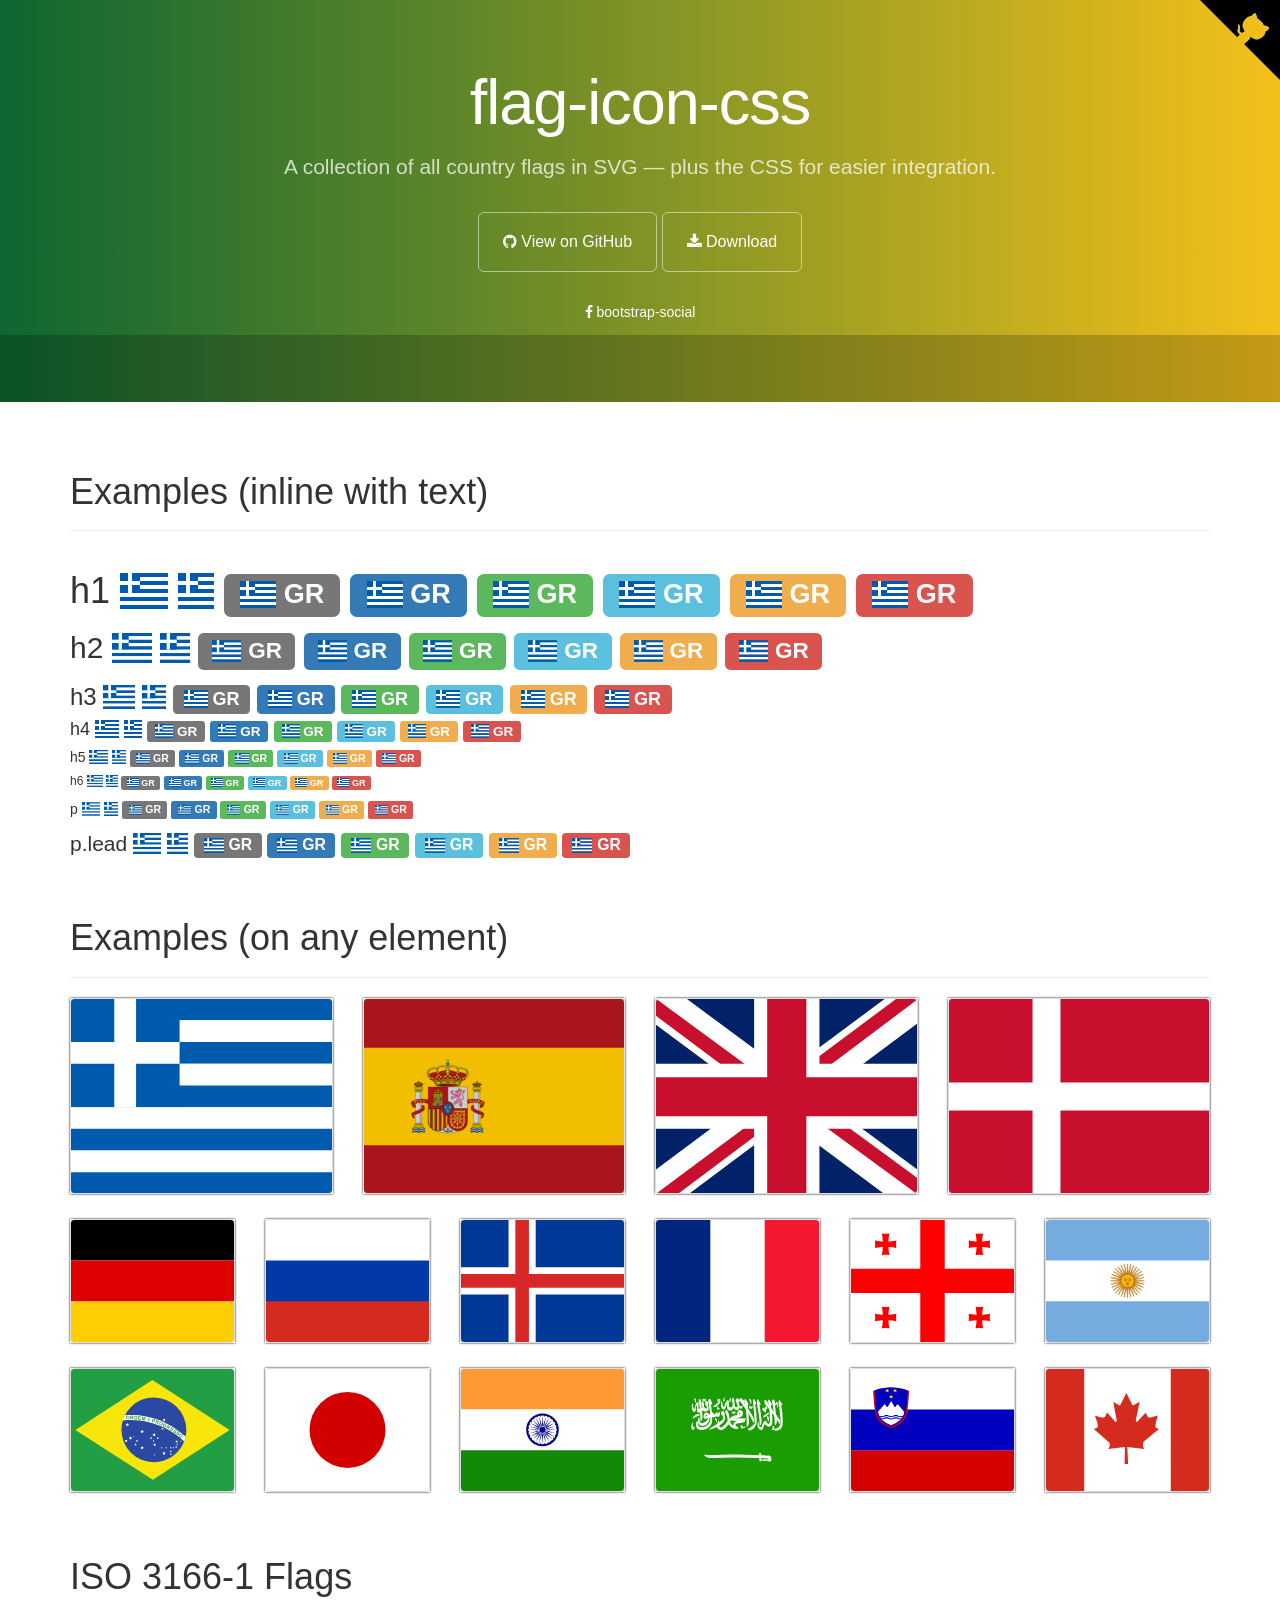
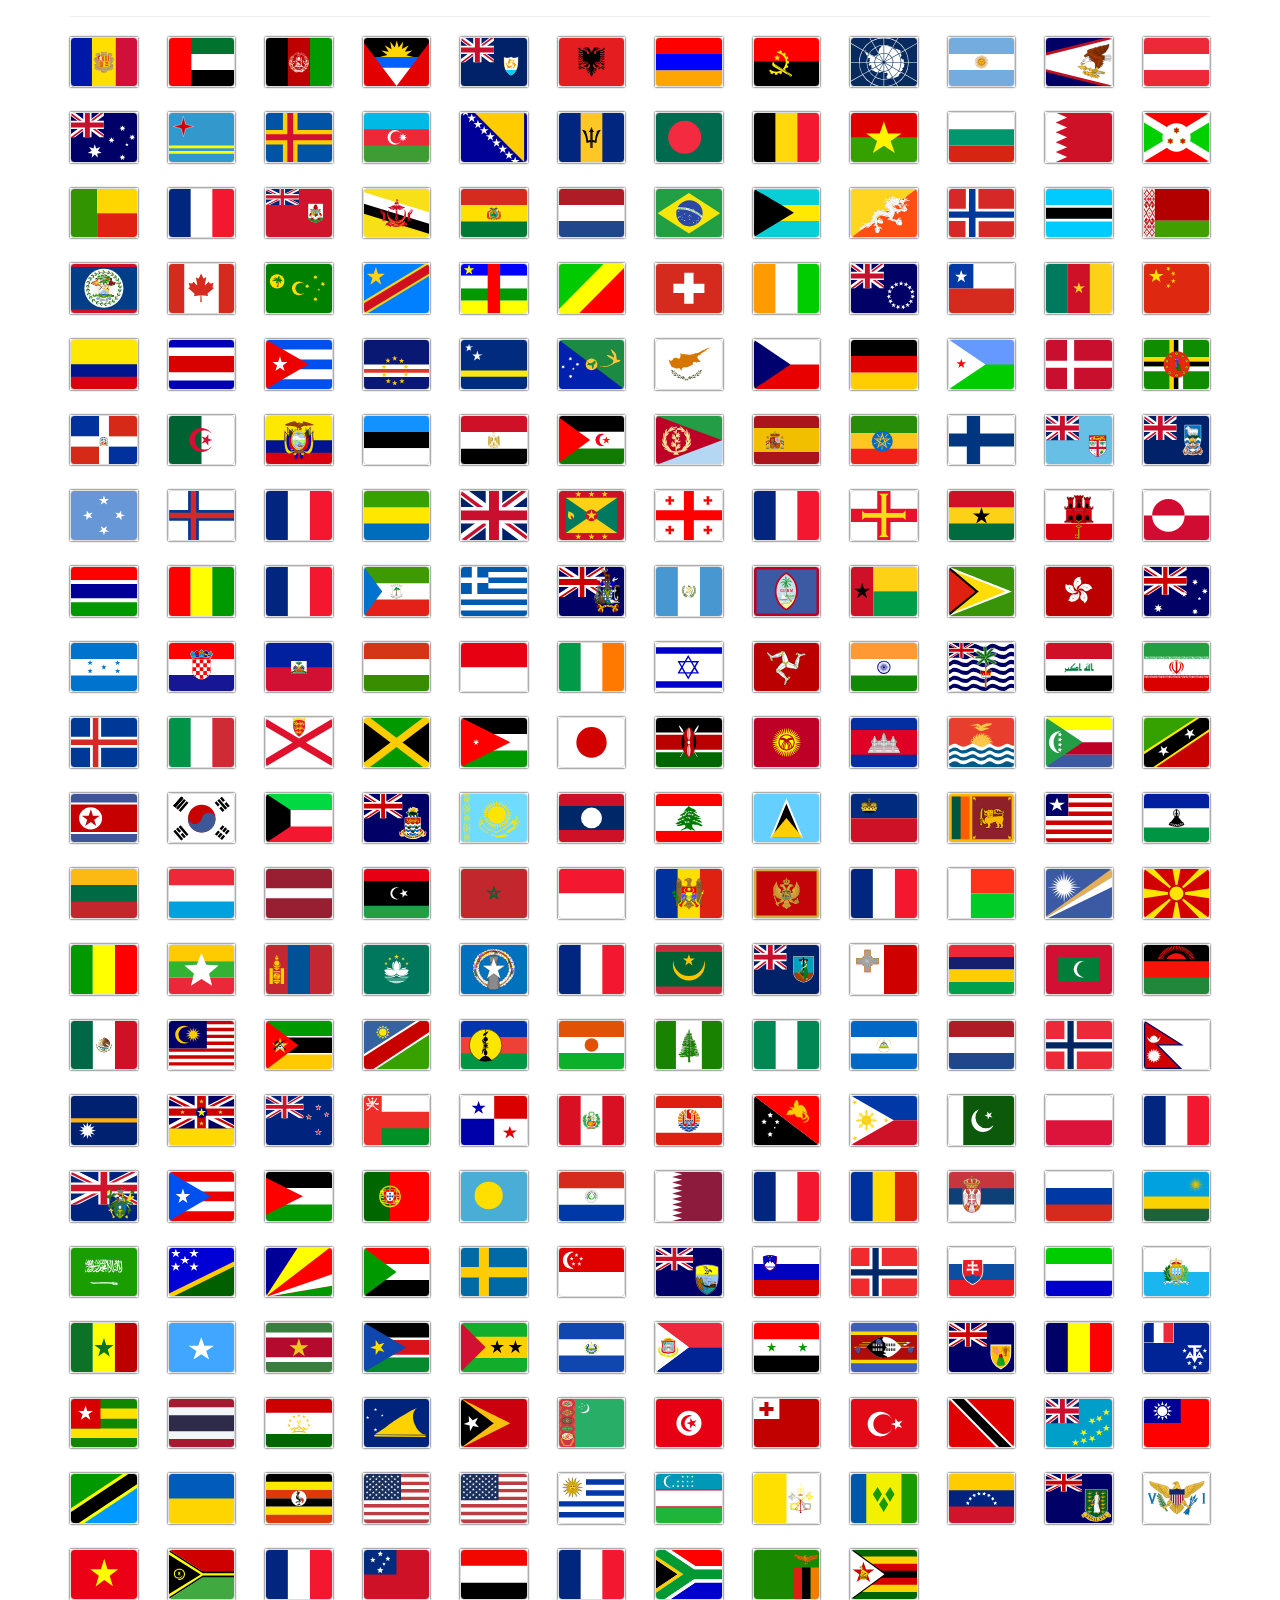
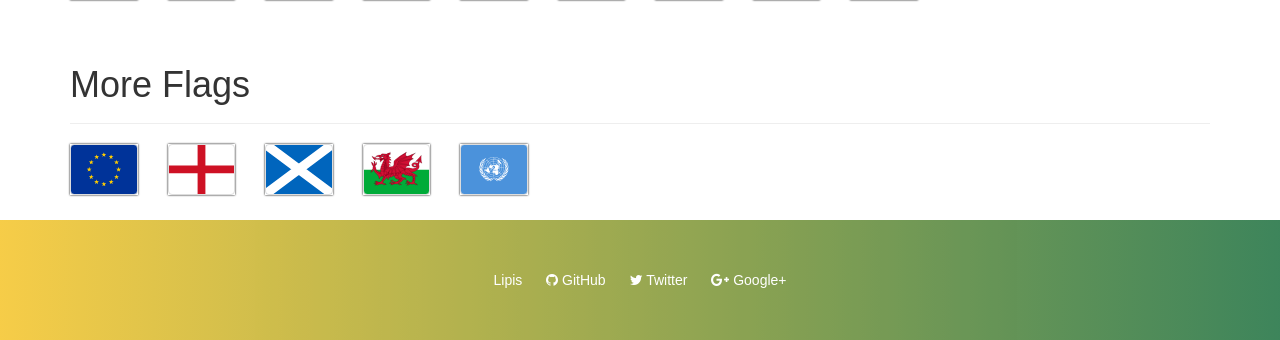
<file: css/flag-icon-css/index.html>
<!DOCTYPE html>
<html lang="en">
  <head>
    <meta charset="utf-8">
    <meta name="viewport" content="width=device-width, initial-scale=1.0">
    <meta property="og:type" content="website" />
    <meta property="og:url" content="https://lipis.github.io/flag-icon-css/" />

    <title>SVG Country Flags | flag-icon-css</title>

    <link href="https://maxcdn.bootstrapcdn.com/bootstrap/3.3.6/css/bootstrap.min.css" rel="stylesheet" id="bootstrap">
    <link href="https://maxcdn.bootstrapcdn.com/font-awesome/4.5.0/css/font-awesome.min.css" rel="stylesheet">
    <link href="./assets/docs.css" rel="stylesheet">
    <link href="./css/flag-icon.css" rel="stylesheet">
  </head>

  <body>
    <div class="jumbotron">
      <div class="container">
        <h1>flag-icon-css</h1>
        <p>
          A collection of all country flags in SVG — plus the CSS for easier integration.
        </p>
        <a href="https://github.com/lipis/flag-icon-css" class="btn btn-outline btn-lg"><span class="fa fa-github"></span> View on GitHub</a>
        <a href="https://github.com/lipis/flag-icon-css/archive/master.zip" class="btn btn-outline btn-lg"><span class="fa fa-download"></span> Download</a>
        <ul class="jumbotron-links">
          <li><a href="https://lipis.github.io/bootstrap-social"><span class="fa fa-facebook"></span> bootstrap-social</a></li>
        </ul>
      </div>
      <div class="bottom">
        <iframe src="https://ghbtns.com/github-btn.html?user=lipis&amp;repo=flag-icon-css&amp;type=watch&amp;count=true" class="social-share"></iframe>
      </div>
    </div>
    <script>
      if (window.location.hostname.indexOf('github') > 0) {
        window.location.replace("http://flag-icon-css.lip.is/");
      }
    </script>
    <div class="container">
      <section id="examples">
        <div class="page-header">
          <h1>Examples (inline with text)</h1>
        </div>
        <div class="no-wrap">
          <h1>
            h1
            <span class="flag-icon flag-icon-gr"></span>
            <span class="flag-icon flag-icon-squared flag-icon-gr"></span>
            <span class="label label-default"><span class="flag-icon flag-icon-gr"></span> GR</span>
            <span class="label label-primary"><span class="flag-icon flag-icon-gr"></span> GR</span>
            <span class="label label-success"><span class="flag-icon flag-icon-gr"></span> GR</span>
            <span class="label label-info"><span class="flag-icon flag-icon-gr"></span> GR</span>
            <span class="label label-warning"><span class="flag-icon flag-icon-gr"></span> GR</span>
            <span class="label label-danger"><span class="flag-icon flag-icon-gr"></span> GR</span>
          </h1>
          <h2>
            h2
            <span class="flag-icon flag-icon-gr"></span>
            <span class="flag-icon flag-icon-squared flag-icon-gr"></span>
            <span class="label label-default"><span class="flag-icon flag-icon-gr"></span> GR</span>
            <span class="label label-primary"><span class="flag-icon flag-icon-gr"></span> GR</span>
            <span class="label label-success"><span class="flag-icon flag-icon-gr"></span> GR</span>
            <span class="label label-info"><span class="flag-icon flag-icon-gr"></span> GR</span>
            <span class="label label-warning"><span class="flag-icon flag-icon-gr"></span> GR</span>
            <span class="label label-danger"><span class="flag-icon flag-icon-gr"></span> GR</span>
          </h2>
          <h3>
            h3
            <span class="flag-icon flag-icon-gr"></span>
            <span class="flag-icon flag-icon-squared flag-icon-gr"></span>
            <span class="label label-default"><span class="flag-icon flag-icon-gr"></span> GR</span>
            <span class="label label-primary"><span class="flag-icon flag-icon-gr"></span> GR</span>
            <span class="label label-success"><span class="flag-icon flag-icon-gr"></span> GR</span>
            <span class="label label-info"><span class="flag-icon flag-icon-gr"></span> GR</span>
            <span class="label label-warning"><span class="flag-icon flag-icon-gr"></span> GR</span>
            <span class="label label-danger"><span class="flag-icon flag-icon-gr"></span> GR</span>
          </h3>
          <h4>
            h4
            <span class="flag-icon flag-icon-gr"></span>
            <span class="flag-icon flag-icon-squared flag-icon-gr"></span>
            <span class="label label-default"><span class="flag-icon flag-icon-gr"></span> GR</span>
            <span class="label label-primary"><span class="flag-icon flag-icon-gr"></span> GR</span>
            <span class="label label-success"><span class="flag-icon flag-icon-gr"></span> GR</span>
            <span class="label label-info"><span class="flag-icon flag-icon-gr"></span> GR</span>
            <span class="label label-warning"><span class="flag-icon flag-icon-gr"></span> GR</span>
            <span class="label label-danger"><span class="flag-icon flag-icon-gr"></span> GR</span>
          </h4>
          <h5>
            h5
            <span class="flag-icon flag-icon-gr"></span>
            <span class="flag-icon flag-icon-squared flag-icon-gr"></span>
            <span class="label label-default"><span class="flag-icon flag-icon-gr"></span> GR</span>
            <span class="label label-primary"><span class="flag-icon flag-icon-gr"></span> GR</span>
            <span class="label label-success"><span class="flag-icon flag-icon-gr"></span> GR</span>
            <span class="label label-info"><span class="flag-icon flag-icon-gr"></span> GR</span>
            <span class="label label-warning"><span class="flag-icon flag-icon-gr"></span> GR</span>
            <span class="label label-danger"><span class="flag-icon flag-icon-gr"></span> GR</span>
          </h5>
          <h6>
            h6
            <span class="flag-icon flag-icon-gr"></span>
            <span class="flag-icon flag-icon-squared flag-icon-gr"></span>
            <span class="label label-default"><span class="flag-icon flag-icon-gr"></span> GR</span>
            <span class="label label-primary"><span class="flag-icon flag-icon-gr"></span> GR</span>
            <span class="label label-success"><span class="flag-icon flag-icon-gr"></span> GR</span>
            <span class="label label-info"><span class="flag-icon flag-icon-gr"></span> GR</span>
            <span class="label label-warning"><span class="flag-icon flag-icon-gr"></span> GR</span>
            <span class="label label-danger"><span class="flag-icon flag-icon-gr"></span> GR</span>
          </h6>
          <p>
            p
            <span class="flag-icon flag-icon-gr"></span>
            <span class="flag-icon flag-icon-squared flag-icon-gr"></span>
            <span class="label label-default"><span class="flag-icon flag-icon-gr"></span> GR</span>
            <span class="label label-primary"><span class="flag-icon flag-icon-gr"></span> GR</span>
            <span class="label label-success"><span class="flag-icon flag-icon-gr"></span> GR</span>
            <span class="label label-info"><span class="flag-icon flag-icon-gr"></span> GR</span>
            <span class="label label-warning"><span class="flag-icon flag-icon-gr"></span> GR</span>
            <span class="label label-danger"><span class="flag-icon flag-icon-gr"></span> GR</span>
          </p>
          <p class="lead">
            p.lead
            <span class="flag-icon flag-icon-gr"></span>
            <span class="flag-icon flag-icon-squared flag-icon-gr"></span>
            <span class="label label-default"><span class="flag-icon flag-icon-gr"></span> GR</span>
            <span class="label label-primary"><span class="flag-icon flag-icon-gr"></span> GR</span>
            <span class="label label-success"><span class="flag-icon flag-icon-gr"></span> GR</span>
            <span class="label label-info"><span class="flag-icon flag-icon-gr"></span> GR</span>
            <span class="label label-warning"><span class="flag-icon flag-icon-gr"></span> GR</span>
            <span class="label label-danger"><span class="flag-icon flag-icon-gr"></span> GR</span>
          </p>
        </section>
      </section>
      <section id="more" class="d">
        <div class="page-header">
          <h1>Examples (on any element)</h1>
        </div>
        <div class="row">
          <div class="col-lg-3 col-md-4 col-sm-4 col-xs-6">
            <div class="flag-wrapper">
              <div class="img-thumbnail flag flag-icon-background flag-icon-gr"></div>
            </div>
          </div>
          <div class="col-lg-3 col-md-4 col-sm-4 col-xs-6">
            <div class="flag-wrapper">
              <div class="img-thumbnail flag flag-icon-background flag-icon-es"></div>
            </div>
          </div>
          <div class="col-lg-3 col-md-4 col-sm-4 col-xs-3">
            <div class="flag-wrapper">
              <div class="img-thumbnail flag flag-icon-background flag-icon-gb"></div>
            </div>
          </div>
          <div class="col-lg-3 col-sm-2 col-xs-3">
            <div class="flag-wrapper">
              <div class="img-thumbnail flag flag-icon-background flag-icon-dk"></div>
            </div>
          </div>
          <div class="col-sm-2 col-xs-3">
            <div class="flag-wrapper">
              <div class="img-thumbnail flag flag-icon-background flag-icon-de"></div>
            </div>
          </div>
          <div class="col-sm-2 col-xs-3">
            <div class="flag-wrapper">
              <div class="img-thumbnail flag flag-icon-background flag-icon-ru"></div>
            </div>
          </div>
          <div class="col-sm-2 col-xs-3">
            <div class="flag-wrapper">
              <div class="img-thumbnail flag flag-icon-background flag-icon-is"></div>
            </div>
          </div>
          <div class="col-sm-2 col-xs-3">
            <div class="flag-wrapper">
              <div class="img-thumbnail flag flag-icon-background flag-icon-fr"></div>
            </div>
          </div>
          <div class="col-sm-2 col-xs-3">
            <div class="flag-wrapper">
              <div class="img-thumbnail flag flag-icon-background flag-icon-ge"></div>
            </div>
          </div>
          <div class="col-sm-2 col-xs-3">
            <div class="flag-wrapper">
              <div class="img-thumbnail flag flag-icon-background flag-icon-ar"></div>
            </div>
          </div>
          <div class="col-sm-2 col-xs-3">
            <div class="flag-wrapper">
              <div class="img-thumbnail flag flag-icon-background flag-icon-br"></div>
            </div>
          </div>
          <div class="col-sm-2 col-xs-3">
            <div class="flag-wrapper">
              <div class="img-thumbnail flag flag-icon-background flag-icon-jp"></div>
            </div>
          </div>
          <div class="col-sm-2 col-xs-3 hidden-xs">
            <div class="flag-wrapper">
              <div class="img-thumbnail flag flag-icon-background flag-icon-in"></div>
            </div>
          </div>
          <div class="col-sm-2 col-xs-3">
            <div class="flag-wrapper">
              <div class="img-thumbnail flag flag-icon-background flag-icon-sa"></div>
            </div>
          </div>
          <div class="col-sm-2 col-xs-3">
            <div class="flag-wrapper">
              <div class="img-thumbnail flag flag-icon-background flag-icon-si"></div>
            </div>
          </div>
          <div class="col-sm-2 col-xs-3 visible-lg">
            <div class="flag-wrapper">
              <div class="img-thumbnail flag flag-icon-background flag-icon-ca"></div>
            </div>
          </div>
        </div>
      </section>
      <section class="all-flags">
        <div class="page-header">
          <h1>ISO 3166-1 Flags</h1>
        </div>
        <div class="row">
          <div class="col-md-1 col-sm-2 col-xs-3"><div class="flag-wrapper"><div class="img-thumbnail flag flag-icon-background flag-icon-ad" title="ad" id="ad"></div></div></div>
          <div class="col-md-1 col-sm-2 col-xs-3"><div class="flag-wrapper"><div class="img-thumbnail flag flag-icon-background flag-icon-ae" title="ae" id="ae"></div></div></div>
          <div class="col-md-1 col-sm-2 col-xs-3"><div class="flag-wrapper"><div class="img-thumbnail flag flag-icon-background flag-icon-af" title="af" id="af"></div></div></div>
          <div class="col-md-1 col-sm-2 col-xs-3"><div class="flag-wrapper"><div class="img-thumbnail flag flag-icon-background flag-icon-ag" title="ag" id="ag"></div></div></div>
          <div class="col-md-1 col-sm-2 col-xs-3"><div class="flag-wrapper"><div class="img-thumbnail flag flag-icon-background flag-icon-ai" title="ai" id="ai"></div></div></div>
          <div class="col-md-1 col-sm-2 col-xs-3"><div class="flag-wrapper"><div class="img-thumbnail flag flag-icon-background flag-icon-al" title="al" id="al"></div></div></div>
          <div class="col-md-1 col-sm-2 col-xs-3"><div class="flag-wrapper"><div class="img-thumbnail flag flag-icon-background flag-icon-am" title="am" id="am"></div></div></div>
          <div class="col-md-1 col-sm-2 col-xs-3"><div class="flag-wrapper"><div class="img-thumbnail flag flag-icon-background flag-icon-ao" title="ao" id="ao"></div></div></div>
          <div class="col-md-1 col-sm-2 col-xs-3"><div class="flag-wrapper"><div class="img-thumbnail flag flag-icon-background flag-icon-aq" title="aq" id="aq"></div></div></div>
          <div class="col-md-1 col-sm-2 col-xs-3"><div class="flag-wrapper"><div class="img-thumbnail flag flag-icon-background flag-icon-ar" title="ar" id="ar"></div></div></div>
          <div class="col-md-1 col-sm-2 col-xs-3"><div class="flag-wrapper"><div class="img-thumbnail flag flag-icon-background flag-icon-as" title="as" id="as"></div></div></div>
          <div class="col-md-1 col-sm-2 col-xs-3"><div class="flag-wrapper"><div class="img-thumbnail flag flag-icon-background flag-icon-at" title="at" id="at"></div></div></div>
          <div class="col-md-1 col-sm-2 col-xs-3"><div class="flag-wrapper"><div class="img-thumbnail flag flag-icon-background flag-icon-au" title="au" id="au"></div></div></div>
          <div class="col-md-1 col-sm-2 col-xs-3"><div class="flag-wrapper"><div class="img-thumbnail flag flag-icon-background flag-icon-aw" title="aw" id="aw"></div></div></div>
          <div class="col-md-1 col-sm-2 col-xs-3"><div class="flag-wrapper"><div class="img-thumbnail flag flag-icon-background flag-icon-ax" title="ax" id="ax"></div></div></div>
          <div class="col-md-1 col-sm-2 col-xs-3"><div class="flag-wrapper"><div class="img-thumbnail flag flag-icon-background flag-icon-az" title="az" id="az"></div></div></div>
          <div class="col-md-1 col-sm-2 col-xs-3"><div class="flag-wrapper"><div class="img-thumbnail flag flag-icon-background flag-icon-ba" title="ba" id="ba"></div></div></div>
          <div class="col-md-1 col-sm-2 col-xs-3"><div class="flag-wrapper"><div class="img-thumbnail flag flag-icon-background flag-icon-bb" title="bb" id="bb"></div></div></div>
          <div class="col-md-1 col-sm-2 col-xs-3"><div class="flag-wrapper"><div class="img-thumbnail flag flag-icon-background flag-icon-bd" title="bd" id="bd"></div></div></div>
          <div class="col-md-1 col-sm-2 col-xs-3"><div class="flag-wrapper"><div class="img-thumbnail flag flag-icon-background flag-icon-be" title="be" id="be"></div></div></div>
          <div class="col-md-1 col-sm-2 col-xs-3"><div class="flag-wrapper"><div class="img-thumbnail flag flag-icon-background flag-icon-bf" title="bf" id="bf"></div></div></div>
          <div class="col-md-1 col-sm-2 col-xs-3"><div class="flag-wrapper"><div class="img-thumbnail flag flag-icon-background flag-icon-bg" title="bg" id="bg"></div></div></div>
          <div class="col-md-1 col-sm-2 col-xs-3"><div class="flag-wrapper"><div class="img-thumbnail flag flag-icon-background flag-icon-bh" title="bh" id="bh"></div></div></div>
          <div class="col-md-1 col-sm-2 col-xs-3"><div class="flag-wrapper"><div class="img-thumbnail flag flag-icon-background flag-icon-bi" title="bi" id="bi"></div></div></div>
          <div class="col-md-1 col-sm-2 col-xs-3"><div class="flag-wrapper"><div class="img-thumbnail flag flag-icon-background flag-icon-bj" title="bj" id="bj"></div></div></div>
          <div class="col-md-1 col-sm-2 col-xs-3"><div class="flag-wrapper"><div class="img-thumbnail flag flag-icon-background flag-icon-bl" title="bl" id="bl"></div></div></div>
          <div class="col-md-1 col-sm-2 col-xs-3"><div class="flag-wrapper"><div class="img-thumbnail flag flag-icon-background flag-icon-bm" title="bm" id="bm"></div></div></div>
          <div class="col-md-1 col-sm-2 col-xs-3"><div class="flag-wrapper"><div class="img-thumbnail flag flag-icon-background flag-icon-bn" title="bn" id="bn"></div></div></div>
          <div class="col-md-1 col-sm-2 col-xs-3"><div class="flag-wrapper"><div class="img-thumbnail flag flag-icon-background flag-icon-bo" title="bo" id="bo"></div></div></div>
          <div class="col-md-1 col-sm-2 col-xs-3"><div class="flag-wrapper"><div class="img-thumbnail flag flag-icon-background flag-icon-bq" title="bq" id="bq"></div></div></div>
          <div class="col-md-1 col-sm-2 col-xs-3"><div class="flag-wrapper"><div class="img-thumbnail flag flag-icon-background flag-icon-br" title="br" id="br"></div></div></div>
          <div class="col-md-1 col-sm-2 col-xs-3"><div class="flag-wrapper"><div class="img-thumbnail flag flag-icon-background flag-icon-bs" title="bs" id="bs"></div></div></div>
          <div class="col-md-1 col-sm-2 col-xs-3"><div class="flag-wrapper"><div class="img-thumbnail flag flag-icon-background flag-icon-bt" title="bt" id="bt"></div></div></div>
          <div class="col-md-1 col-sm-2 col-xs-3"><div class="flag-wrapper"><div class="img-thumbnail flag flag-icon-background flag-icon-bv" title="bv" id="bv"></div></div></div>
          <div class="col-md-1 col-sm-2 col-xs-3"><div class="flag-wrapper"><div class="img-thumbnail flag flag-icon-background flag-icon-bw" title="bw" id="bw"></div></div></div>
          <div class="col-md-1 col-sm-2 col-xs-3"><div class="flag-wrapper"><div class="img-thumbnail flag flag-icon-background flag-icon-by" title="by" id="by"></div></div></div>
          <div class="col-md-1 col-sm-2 col-xs-3"><div class="flag-wrapper"><div class="img-thumbnail flag flag-icon-background flag-icon-bz" title="bz" id="bz"></div></div></div>
          <div class="col-md-1 col-sm-2 col-xs-3"><div class="flag-wrapper"><div class="img-thumbnail flag flag-icon-background flag-icon-ca" title="ca" id="ca"></div></div></div>
          <div class="col-md-1 col-sm-2 col-xs-3"><div class="flag-wrapper"><div class="img-thumbnail flag flag-icon-background flag-icon-cc" title="cc" id="cc"></div></div></div>
          <div class="col-md-1 col-sm-2 col-xs-3"><div class="flag-wrapper"><div class="img-thumbnail flag flag-icon-background flag-icon-cd" title="cd" id="cd"></div></div></div>
          <div class="col-md-1 col-sm-2 col-xs-3"><div class="flag-wrapper"><div class="img-thumbnail flag flag-icon-background flag-icon-cf" title="cf" id="cf"></div></div></div>
          <div class="col-md-1 col-sm-2 col-xs-3"><div class="flag-wrapper"><div class="img-thumbnail flag flag-icon-background flag-icon-cg" title="cg" id="cg"></div></div></div>
          <div class="col-md-1 col-sm-2 col-xs-3"><div class="flag-wrapper"><div class="img-thumbnail flag flag-icon-background flag-icon-ch" title="ch" id="ch"></div></div></div>
          <div class="col-md-1 col-sm-2 col-xs-3"><div class="flag-wrapper"><div class="img-thumbnail flag flag-icon-background flag-icon-ci" title="ci" id="ci"></div></div></div>
          <div class="col-md-1 col-sm-2 col-xs-3"><div class="flag-wrapper"><div class="img-thumbnail flag flag-icon-background flag-icon-ck" title="ck" id="ck"></div></div></div>
          <div class="col-md-1 col-sm-2 col-xs-3"><div class="flag-wrapper"><div class="img-thumbnail flag flag-icon-background flag-icon-cl" title="cl" id="cl"></div></div></div>
          <div class="col-md-1 col-sm-2 col-xs-3"><div class="flag-wrapper"><div class="img-thumbnail flag flag-icon-background flag-icon-cm" title="cm" id="cm"></div></div></div>
          <div class="col-md-1 col-sm-2 col-xs-3"><div class="flag-wrapper"><div class="img-thumbnail flag flag-icon-background flag-icon-cn" title="cn" id="cn"></div></div></div>
          <div class="col-md-1 col-sm-2 col-xs-3"><div class="flag-wrapper"><div class="img-thumbnail flag flag-icon-background flag-icon-co" title="co" id="co"></div></div></div>
          <div class="col-md-1 col-sm-2 col-xs-3"><div class="flag-wrapper"><div class="img-thumbnail flag flag-icon-background flag-icon-cr" title="cr" id="cr"></div></div></div>
          <div class="col-md-1 col-sm-2 col-xs-3"><div class="flag-wrapper"><div class="img-thumbnail flag flag-icon-background flag-icon-cu" title="cu" id="cu"></div></div></div>
          <div class="col-md-1 col-sm-2 col-xs-3"><div class="flag-wrapper"><div class="img-thumbnail flag flag-icon-background flag-icon-cv" title="cv" id="cv"></div></div></div>
          <div class="col-md-1 col-sm-2 col-xs-3"><div class="flag-wrapper"><div class="img-thumbnail flag flag-icon-background flag-icon-cw" title="cw" id="cw"></div></div></div>
          <div class="col-md-1 col-sm-2 col-xs-3"><div class="flag-wrapper"><div class="img-thumbnail flag flag-icon-background flag-icon-cx" title="cx" id="cx"></div></div></div>
          <div class="col-md-1 col-sm-2 col-xs-3"><div class="flag-wrapper"><div class="img-thumbnail flag flag-icon-background flag-icon-cy" title="cy" id="cy"></div></div></div>
          <div class="col-md-1 col-sm-2 col-xs-3"><div class="flag-wrapper"><div class="img-thumbnail flag flag-icon-background flag-icon-cz" title="cz" id="cz"></div></div></div>
          <div class="col-md-1 col-sm-2 col-xs-3"><div class="flag-wrapper"><div class="img-thumbnail flag flag-icon-background flag-icon-de" title="de" id="de"></div></div></div>
          <div class="col-md-1 col-sm-2 col-xs-3"><div class="flag-wrapper"><div class="img-thumbnail flag flag-icon-background flag-icon-dj" title="dj" id="dj"></div></div></div>
          <div class="col-md-1 col-sm-2 col-xs-3"><div class="flag-wrapper"><div class="img-thumbnail flag flag-icon-background flag-icon-dk" title="dk" id="dk"></div></div></div>
          <div class="col-md-1 col-sm-2 col-xs-3"><div class="flag-wrapper"><div class="img-thumbnail flag flag-icon-background flag-icon-dm" title="dm" id="dm"></div></div></div>
          <div class="col-md-1 col-sm-2 col-xs-3"><div class="flag-wrapper"><div class="img-thumbnail flag flag-icon-background flag-icon-do" title="do" id="do"></div></div></div>
          <div class="col-md-1 col-sm-2 col-xs-3"><div class="flag-wrapper"><div class="img-thumbnail flag flag-icon-background flag-icon-dz" title="dz" id="dz"></div></div></div>
          <div class="col-md-1 col-sm-2 col-xs-3"><div class="flag-wrapper"><div class="img-thumbnail flag flag-icon-background flag-icon-ec" title="ec" id="ec"></div></div></div>
          <div class="col-md-1 col-sm-2 col-xs-3"><div class="flag-wrapper"><div class="img-thumbnail flag flag-icon-background flag-icon-ee" title="ee" id="ee"></div></div></div>
          <div class="col-md-1 col-sm-2 col-xs-3"><div class="flag-wrapper"><div class="img-thumbnail flag flag-icon-background flag-icon-eg" title="eg" id="eg"></div></div></div>
          <div class="col-md-1 col-sm-2 col-xs-3"><div class="flag-wrapper"><div class="img-thumbnail flag flag-icon-background flag-icon-eh" title="eh" id="eh"></div></div></div>
          <div class="col-md-1 col-sm-2 col-xs-3"><div class="flag-wrapper"><div class="img-thumbnail flag flag-icon-background flag-icon-er" title="er" id="er"></div></div></div>
          <div class="col-md-1 col-sm-2 col-xs-3"><div class="flag-wrapper"><div class="img-thumbnail flag flag-icon-background flag-icon-es" title="es" id="es"></div></div></div>
          <div class="col-md-1 col-sm-2 col-xs-3"><div class="flag-wrapper"><div class="img-thumbnail flag flag-icon-background flag-icon-et" title="et" id="et"></div></div></div>
          <div class="col-md-1 col-sm-2 col-xs-3"><div class="flag-wrapper"><div class="img-thumbnail flag flag-icon-background flag-icon-fi" title="fi" id="fi"></div></div></div>
          <div class="col-md-1 col-sm-2 col-xs-3"><div class="flag-wrapper"><div class="img-thumbnail flag flag-icon-background flag-icon-fj" title="fj" id="fj"></div></div></div>
          <div class="col-md-1 col-sm-2 col-xs-3"><div class="flag-wrapper"><div class="img-thumbnail flag flag-icon-background flag-icon-fk" title="fk" id="fk"></div></div></div>
          <div class="col-md-1 col-sm-2 col-xs-3"><div class="flag-wrapper"><div class="img-thumbnail flag flag-icon-background flag-icon-fm" title="fm" id="fm"></div></div></div>
          <div class="col-md-1 col-sm-2 col-xs-3"><div class="flag-wrapper"><div class="img-thumbnail flag flag-icon-background flag-icon-fo" title="fo" id="fo"></div></div></div>
          <div class="col-md-1 col-sm-2 col-xs-3"><div class="flag-wrapper"><div class="img-thumbnail flag flag-icon-background flag-icon-fr" title="fr" id="fr"></div></div></div>
          <div class="col-md-1 col-sm-2 col-xs-3"><div class="flag-wrapper"><div class="img-thumbnail flag flag-icon-background flag-icon-ga" title="ga" id="ga"></div></div></div>
          <div class="col-md-1 col-sm-2 col-xs-3"><div class="flag-wrapper"><div class="img-thumbnail flag flag-icon-background flag-icon-gb" title="gb" id="gb"></div></div></div>
          <div class="col-md-1 col-sm-2 col-xs-3"><div class="flag-wrapper"><div class="img-thumbnail flag flag-icon-background flag-icon-gd" title="gd" id="gd"></div></div></div>
          <div class="col-md-1 col-sm-2 col-xs-3"><div class="flag-wrapper"><div class="img-thumbnail flag flag-icon-background flag-icon-ge" title="ge" id="ge"></div></div></div>
          <div class="col-md-1 col-sm-2 col-xs-3"><div class="flag-wrapper"><div class="img-thumbnail flag flag-icon-background flag-icon-gf" title="gf" id="gf"></div></div></div>
          <div class="col-md-1 col-sm-2 col-xs-3"><div class="flag-wrapper"><div class="img-thumbnail flag flag-icon-background flag-icon-gg" title="gg" id="gg"></div></div></div>
          <div class="col-md-1 col-sm-2 col-xs-3"><div class="flag-wrapper"><div class="img-thumbnail flag flag-icon-background flag-icon-gh" title="gh" id="gh"></div></div></div>
          <div class="col-md-1 col-sm-2 col-xs-3"><div class="flag-wrapper"><div class="img-thumbnail flag flag-icon-background flag-icon-gi" title="gi" id="gi"></div></div></div>
          <div class="col-md-1 col-sm-2 col-xs-3"><div class="flag-wrapper"><div class="img-thumbnail flag flag-icon-background flag-icon-gl" title="gl" id="gl"></div></div></div>
          <div class="col-md-1 col-sm-2 col-xs-3"><div class="flag-wrapper"><div class="img-thumbnail flag flag-icon-background flag-icon-gm" title="gm" id="gm"></div></div></div>
          <div class="col-md-1 col-sm-2 col-xs-3"><div class="flag-wrapper"><div class="img-thumbnail flag flag-icon-background flag-icon-gn" title="gn" id="gn"></div></div></div>
          <div class="col-md-1 col-sm-2 col-xs-3"><div class="flag-wrapper"><div class="img-thumbnail flag flag-icon-background flag-icon-gp" title="gp" id="gp"></div></div></div>
          <div class="col-md-1 col-sm-2 col-xs-3"><div class="flag-wrapper"><div class="img-thumbnail flag flag-icon-background flag-icon-gq" title="gq" id="gq"></div></div></div>
          <div class="col-md-1 col-sm-2 col-xs-3"><div class="flag-wrapper"><div class="img-thumbnail flag flag-icon-background flag-icon-gr" title="gr" id="gr"></div></div></div>
          <div class="col-md-1 col-sm-2 col-xs-3"><div class="flag-wrapper"><div class="img-thumbnail flag flag-icon-background flag-icon-gs" title="gs" id="gs"></div></div></div>
          <div class="col-md-1 col-sm-2 col-xs-3"><div class="flag-wrapper"><div class="img-thumbnail flag flag-icon-background flag-icon-gt" title="gt" id="gt"></div></div></div>
          <div class="col-md-1 col-sm-2 col-xs-3"><div class="flag-wrapper"><div class="img-thumbnail flag flag-icon-background flag-icon-gu" title="gu" id="gu"></div></div></div>
          <div class="col-md-1 col-sm-2 col-xs-3"><div class="flag-wrapper"><div class="img-thumbnail flag flag-icon-background flag-icon-gw" title="gw" id="gw"></div></div></div>
          <div class="col-md-1 col-sm-2 col-xs-3"><div class="flag-wrapper"><div class="img-thumbnail flag flag-icon-background flag-icon-gy" title="gy" id="gy"></div></div></div>
          <div class="col-md-1 col-sm-2 col-xs-3"><div class="flag-wrapper"><div class="img-thumbnail flag flag-icon-background flag-icon-hk" title="hk" id="hk"></div></div></div>
          <div class="col-md-1 col-sm-2 col-xs-3"><div class="flag-wrapper"><div class="img-thumbnail flag flag-icon-background flag-icon-hm" title="hm" id="hm"></div></div></div>
          <div class="col-md-1 col-sm-2 col-xs-3"><div class="flag-wrapper"><div class="img-thumbnail flag flag-icon-background flag-icon-hn" title="hn" id="hn"></div></div></div>
          <div class="col-md-1 col-sm-2 col-xs-3"><div class="flag-wrapper"><div class="img-thumbnail flag flag-icon-background flag-icon-hr" title="hr" id="hr"></div></div></div>
          <div class="col-md-1 col-sm-2 col-xs-3"><div class="flag-wrapper"><div class="img-thumbnail flag flag-icon-background flag-icon-ht" title="ht" id="ht"></div></div></div>
          <div class="col-md-1 col-sm-2 col-xs-3"><div class="flag-wrapper"><div class="img-thumbnail flag flag-icon-background flag-icon-hu" title="hu" id="hu"></div></div></div>
          <div class="col-md-1 col-sm-2 col-xs-3"><div class="flag-wrapper"><div class="img-thumbnail flag flag-icon-background flag-icon-id" title="id" id="id"></div></div></div>
          <div class="col-md-1 col-sm-2 col-xs-3"><div class="flag-wrapper"><div class="img-thumbnail flag flag-icon-background flag-icon-ie" title="ie" id="ie"></div></div></div>
          <div class="col-md-1 col-sm-2 col-xs-3"><div class="flag-wrapper"><div class="img-thumbnail flag flag-icon-background flag-icon-il" title="il" id="il"></div></div></div>
          <div class="col-md-1 col-sm-2 col-xs-3"><div class="flag-wrapper"><div class="img-thumbnail flag flag-icon-background flag-icon-im" title="im" id="im"></div></div></div>
          <div class="col-md-1 col-sm-2 col-xs-3"><div class="flag-wrapper"><div class="img-thumbnail flag flag-icon-background flag-icon-in" title="in" id="in"></div></div></div>
          <div class="col-md-1 col-sm-2 col-xs-3"><div class="flag-wrapper"><div class="img-thumbnail flag flag-icon-background flag-icon-io" title="io" id="io"></div></div></div>
          <div class="col-md-1 col-sm-2 col-xs-3"><div class="flag-wrapper"><div class="img-thumbnail flag flag-icon-background flag-icon-iq" title="iq" id="iq"></div></div></div>
          <div class="col-md-1 col-sm-2 col-xs-3"><div class="flag-wrapper"><div class="img-thumbnail flag flag-icon-background flag-icon-ir" title="ir" id="ir"></div></div></div>
          <div class="col-md-1 col-sm-2 col-xs-3"><div class="flag-wrapper"><div class="img-thumbnail flag flag-icon-background flag-icon-is" title="is" id="is"></div></div></div>
          <div class="col-md-1 col-sm-2 col-xs-3"><div class="flag-wrapper"><div class="img-thumbnail flag flag-icon-background flag-icon-it" title="it" id="it"></div></div></div>
          <div class="col-md-1 col-sm-2 col-xs-3"><div class="flag-wrapper"><div class="img-thumbnail flag flag-icon-background flag-icon-je" title="je" id="je"></div></div></div>
          <div class="col-md-1 col-sm-2 col-xs-3"><div class="flag-wrapper"><div class="img-thumbnail flag flag-icon-background flag-icon-jm" title="jm" id="jm"></div></div></div>
          <div class="col-md-1 col-sm-2 col-xs-3"><div class="flag-wrapper"><div class="img-thumbnail flag flag-icon-background flag-icon-jo" title="jo" id="jo"></div></div></div>
          <div class="col-md-1 col-sm-2 col-xs-3"><div class="flag-wrapper"><div class="img-thumbnail flag flag-icon-background flag-icon-jp" title="jp" id="jp"></div></div></div>
          <div class="col-md-1 col-sm-2 col-xs-3"><div class="flag-wrapper"><div class="img-thumbnail flag flag-icon-background flag-icon-ke" title="ke" id="ke"></div></div></div>
          <div class="col-md-1 col-sm-2 col-xs-3"><div class="flag-wrapper"><div class="img-thumbnail flag flag-icon-background flag-icon-kg" title="kg" id="kg"></div></div></div>
          <div class="col-md-1 col-sm-2 col-xs-3"><div class="flag-wrapper"><div class="img-thumbnail flag flag-icon-background flag-icon-kh" title="kh" id="kh"></div></div></div>
          <div class="col-md-1 col-sm-2 col-xs-3"><div class="flag-wrapper"><div class="img-thumbnail flag flag-icon-background flag-icon-ki" title="ki" id="ki"></div></div></div>
          <div class="col-md-1 col-sm-2 col-xs-3"><div class="flag-wrapper"><div class="img-thumbnail flag flag-icon-background flag-icon-km" title="km" id="km"></div></div></div>
          <div class="col-md-1 col-sm-2 col-xs-3"><div class="flag-wrapper"><div class="img-thumbnail flag flag-icon-background flag-icon-kn" title="kn" id="kn"></div></div></div>
          <div class="col-md-1 col-sm-2 col-xs-3"><div class="flag-wrapper"><div class="img-thumbnail flag flag-icon-background flag-icon-kp" title="kp" id="kp"></div></div></div>
          <div class="col-md-1 col-sm-2 col-xs-3"><div class="flag-wrapper"><div class="img-thumbnail flag flag-icon-background flag-icon-kr" title="kr" id="kr"></div></div></div>
          <div class="col-md-1 col-sm-2 col-xs-3"><div class="flag-wrapper"><div class="img-thumbnail flag flag-icon-background flag-icon-kw" title="kw" id="kw"></div></div></div>
          <div class="col-md-1 col-sm-2 col-xs-3"><div class="flag-wrapper"><div class="img-thumbnail flag flag-icon-background flag-icon-ky" title="ky" id="ky"></div></div></div>
          <div class="col-md-1 col-sm-2 col-xs-3"><div class="flag-wrapper"><div class="img-thumbnail flag flag-icon-background flag-icon-kz" title="kz" id="kz"></div></div></div>
          <div class="col-md-1 col-sm-2 col-xs-3"><div class="flag-wrapper"><div class="img-thumbnail flag flag-icon-background flag-icon-la" title="la" id="la"></div></div></div>
          <div class="col-md-1 col-sm-2 col-xs-3"><div class="flag-wrapper"><div class="img-thumbnail flag flag-icon-background flag-icon-lb" title="lb" id="lb"></div></div></div>
          <div class="col-md-1 col-sm-2 col-xs-3"><div class="flag-wrapper"><div class="img-thumbnail flag flag-icon-background flag-icon-lc" title="lc" id="lc"></div></div></div>
          <div class="col-md-1 col-sm-2 col-xs-3"><div class="flag-wrapper"><div class="img-thumbnail flag flag-icon-background flag-icon-li" title="li" id="li"></div></div></div>
          <div class="col-md-1 col-sm-2 col-xs-3"><div class="flag-wrapper"><div class="img-thumbnail flag flag-icon-background flag-icon-lk" title="lk" id="lk"></div></div></div>
          <div class="col-md-1 col-sm-2 col-xs-3"><div class="flag-wrapper"><div class="img-thumbnail flag flag-icon-background flag-icon-lr" title="lr" id="lr"></div></div></div>
          <div class="col-md-1 col-sm-2 col-xs-3"><div class="flag-wrapper"><div class="img-thumbnail flag flag-icon-background flag-icon-ls" title="ls" id="ls"></div></div></div>
          <div class="col-md-1 col-sm-2 col-xs-3"><div class="flag-wrapper"><div class="img-thumbnail flag flag-icon-background flag-icon-lt" title="lt" id="lt"></div></div></div>
          <div class="col-md-1 col-sm-2 col-xs-3"><div class="flag-wrapper"><div class="img-thumbnail flag flag-icon-background flag-icon-lu" title="lu" id="lu"></div></div></div>
          <div class="col-md-1 col-sm-2 col-xs-3"><div class="flag-wrapper"><div class="img-thumbnail flag flag-icon-background flag-icon-lv" title="lv" id="lv"></div></div></div>
          <div class="col-md-1 col-sm-2 col-xs-3"><div class="flag-wrapper"><div class="img-thumbnail flag flag-icon-background flag-icon-ly" title="ly" id="ly"></div></div></div>
          <div class="col-md-1 col-sm-2 col-xs-3"><div class="flag-wrapper"><div class="img-thumbnail flag flag-icon-background flag-icon-ma" title="ma" id="ma"></div></div></div>
          <div class="col-md-1 col-sm-2 col-xs-3"><div class="flag-wrapper"><div class="img-thumbnail flag flag-icon-background flag-icon-mc" title="mc" id="mc"></div></div></div>
          <div class="col-md-1 col-sm-2 col-xs-3"><div class="flag-wrapper"><div class="img-thumbnail flag flag-icon-background flag-icon-md" title="md" id="md"></div></div></div>
          <div class="col-md-1 col-sm-2 col-xs-3"><div class="flag-wrapper"><div class="img-thumbnail flag flag-icon-background flag-icon-me" title="me" id="me"></div></div></div>
          <div class="col-md-1 col-sm-2 col-xs-3"><div class="flag-wrapper"><div class="img-thumbnail flag flag-icon-background flag-icon-mf" title="mf" id="mf"></div></div></div>
          <div class="col-md-1 col-sm-2 col-xs-3"><div class="flag-wrapper"><div class="img-thumbnail flag flag-icon-background flag-icon-mg" title="mg" id="mg"></div></div></div>
          <div class="col-md-1 col-sm-2 col-xs-3"><div class="flag-wrapper"><div class="img-thumbnail flag flag-icon-background flag-icon-mh" title="mh" id="mh"></div></div></div>
          <div class="col-md-1 col-sm-2 col-xs-3"><div class="flag-wrapper"><div class="img-thumbnail flag flag-icon-background flag-icon-mk" title="mk" id="mk"></div></div></div>
          <div class="col-md-1 col-sm-2 col-xs-3"><div class="flag-wrapper"><div class="img-thumbnail flag flag-icon-background flag-icon-ml" title="ml" id="ml"></div></div></div>
          <div class="col-md-1 col-sm-2 col-xs-3"><div class="flag-wrapper"><div class="img-thumbnail flag flag-icon-background flag-icon-mm" title="mm" id="mm"></div></div></div>
          <div class="col-md-1 col-sm-2 col-xs-3"><div class="flag-wrapper"><div class="img-thumbnail flag flag-icon-background flag-icon-mn" title="mn" id="mn"></div></div></div>
          <div class="col-md-1 col-sm-2 col-xs-3"><div class="flag-wrapper"><div class="img-thumbnail flag flag-icon-background flag-icon-mo" title="mo" id="mo"></div></div></div>
          <div class="col-md-1 col-sm-2 col-xs-3"><div class="flag-wrapper"><div class="img-thumbnail flag flag-icon-background flag-icon-mp" title="mp" id="mp"></div></div></div>
          <div class="col-md-1 col-sm-2 col-xs-3"><div class="flag-wrapper"><div class="img-thumbnail flag flag-icon-background flag-icon-mq" title="mq" id="mq"></div></div></div>
          <div class="col-md-1 col-sm-2 col-xs-3"><div class="flag-wrapper"><div class="img-thumbnail flag flag-icon-background flag-icon-mr" title="mr" id="mr"></div></div></div>
          <div class="col-md-1 col-sm-2 col-xs-3"><div class="flag-wrapper"><div class="img-thumbnail flag flag-icon-background flag-icon-ms" title="ms" id="ms"></div></div></div>
          <div class="col-md-1 col-sm-2 col-xs-3"><div class="flag-wrapper"><div class="img-thumbnail flag flag-icon-background flag-icon-mt" title="mt" id="mt"></div></div></div>
          <div class="col-md-1 col-sm-2 col-xs-3"><div class="flag-wrapper"><div class="img-thumbnail flag flag-icon-background flag-icon-mu" title="mu" id="mu"></div></div></div>
          <div class="col-md-1 col-sm-2 col-xs-3"><div class="flag-wrapper"><div class="img-thumbnail flag flag-icon-background flag-icon-mv" title="mv" id="mv"></div></div></div>
          <div class="col-md-1 col-sm-2 col-xs-3"><div class="flag-wrapper"><div class="img-thumbnail flag flag-icon-background flag-icon-mw" title="mw" id="mw"></div></div></div>
          <div class="col-md-1 col-sm-2 col-xs-3"><div class="flag-wrapper"><div class="img-thumbnail flag flag-icon-background flag-icon-mx" title="mx" id="mx"></div></div></div>
          <div class="col-md-1 col-sm-2 col-xs-3"><div class="flag-wrapper"><div class="img-thumbnail flag flag-icon-background flag-icon-my" title="my" id="my"></div></div></div>
          <div class="col-md-1 col-sm-2 col-xs-3"><div class="flag-wrapper"><div class="img-thumbnail flag flag-icon-background flag-icon-mz" title="mz" id="mz"></div></div></div>
          <div class="col-md-1 col-sm-2 col-xs-3"><div class="flag-wrapper"><div class="img-thumbnail flag flag-icon-background flag-icon-na" title="na" id="na"></div></div></div>
          <div class="col-md-1 col-sm-2 col-xs-3"><div class="flag-wrapper"><div class="img-thumbnail flag flag-icon-background flag-icon-nc" title="nc" id="nc"></div></div></div>
          <div class="col-md-1 col-sm-2 col-xs-3"><div class="flag-wrapper"><div class="img-thumbnail flag flag-icon-background flag-icon-ne" title="ne" id="ne"></div></div></div>
          <div class="col-md-1 col-sm-2 col-xs-3"><div class="flag-wrapper"><div class="img-thumbnail flag flag-icon-background flag-icon-nf" title="nf" id="nf"></div></div></div>
          <div class="col-md-1 col-sm-2 col-xs-3"><div class="flag-wrapper"><div class="img-thumbnail flag flag-icon-background flag-icon-ng" title="ng" id="ng"></div></div></div>
          <div class="col-md-1 col-sm-2 col-xs-3"><div class="flag-wrapper"><div class="img-thumbnail flag flag-icon-background flag-icon-ni" title="ni" id="ni"></div></div></div>
          <div class="col-md-1 col-sm-2 col-xs-3"><div class="flag-wrapper"><div class="img-thumbnail flag flag-icon-background flag-icon-nl" title="nl" id="nl"></div></div></div>
          <div class="col-md-1 col-sm-2 col-xs-3"><div class="flag-wrapper"><div class="img-thumbnail flag flag-icon-background flag-icon-no" title="no" id="no"></div></div></div>
          <div class="col-md-1 col-sm-2 col-xs-3"><div class="flag-wrapper"><div class="img-thumbnail flag flag-icon-background flag-icon-np" title="np" id="np"></div></div></div>
          <div class="col-md-1 col-sm-2 col-xs-3"><div class="flag-wrapper"><div class="img-thumbnail flag flag-icon-background flag-icon-nr" title="nr" id="nr"></div></div></div>
          <div class="col-md-1 col-sm-2 col-xs-3"><div class="flag-wrapper"><div class="img-thumbnail flag flag-icon-background flag-icon-nu" title="nu" id="nu"></div></div></div>
          <div class="col-md-1 col-sm-2 col-xs-3"><div class="flag-wrapper"><div class="img-thumbnail flag flag-icon-background flag-icon-nz" title="nz" id="nz"></div></div></div>
          <div class="col-md-1 col-sm-2 col-xs-3"><div class="flag-wrapper"><div class="img-thumbnail flag flag-icon-background flag-icon-om" title="om" id="om"></div></div></div>
          <div class="col-md-1 col-sm-2 col-xs-3"><div class="flag-wrapper"><div class="img-thumbnail flag flag-icon-background flag-icon-pa" title="pa" id="pa"></div></div></div>
          <div class="col-md-1 col-sm-2 col-xs-3"><div class="flag-wrapper"><div class="img-thumbnail flag flag-icon-background flag-icon-pe" title="pe" id="pe"></div></div></div>
          <div class="col-md-1 col-sm-2 col-xs-3"><div class="flag-wrapper"><div class="img-thumbnail flag flag-icon-background flag-icon-pf" title="pf" id="pf"></div></div></div>
          <div class="col-md-1 col-sm-2 col-xs-3"><div class="flag-wrapper"><div class="img-thumbnail flag flag-icon-background flag-icon-pg" title="pg" id="pg"></div></div></div>
          <div class="col-md-1 col-sm-2 col-xs-3"><div class="flag-wrapper"><div class="img-thumbnail flag flag-icon-background flag-icon-ph" title="ph" id="ph"></div></div></div>
          <div class="col-md-1 col-sm-2 col-xs-3"><div class="flag-wrapper"><div class="img-thumbnail flag flag-icon-background flag-icon-pk" title="pk" id="pk"></div></div></div>
          <div class="col-md-1 col-sm-2 col-xs-3"><div class="flag-wrapper"><div class="img-thumbnail flag flag-icon-background flag-icon-pl" title="pl" id="pl"></div></div></div>
          <div class="col-md-1 col-sm-2 col-xs-3"><div class="flag-wrapper"><div class="img-thumbnail flag flag-icon-background flag-icon-pm" title="pm" id="pm"></div></div></div>
          <div class="col-md-1 col-sm-2 col-xs-3"><div class="flag-wrapper"><div class="img-thumbnail flag flag-icon-background flag-icon-pn" title="pn" id="pn"></div></div></div>
          <div class="col-md-1 col-sm-2 col-xs-3"><div class="flag-wrapper"><div class="img-thumbnail flag flag-icon-background flag-icon-pr" title="pr" id="pr"></div></div></div>
          <div class="col-md-1 col-sm-2 col-xs-3"><div class="flag-wrapper"><div class="img-thumbnail flag flag-icon-background flag-icon-ps" title="ps" id="ps"></div></div></div>
          <div class="col-md-1 col-sm-2 col-xs-3"><div class="flag-wrapper"><div class="img-thumbnail flag flag-icon-background flag-icon-pt" title="pt" id="pt"></div></div></div>
          <div class="col-md-1 col-sm-2 col-xs-3"><div class="flag-wrapper"><div class="img-thumbnail flag flag-icon-background flag-icon-pw" title="pw" id="pw"></div></div></div>
          <div class="col-md-1 col-sm-2 col-xs-3"><div class="flag-wrapper"><div class="img-thumbnail flag flag-icon-background flag-icon-py" title="py" id="py"></div></div></div>
          <div class="col-md-1 col-sm-2 col-xs-3"><div class="flag-wrapper"><div class="img-thumbnail flag flag-icon-background flag-icon-qa" title="qa" id="qa"></div></div></div>
          <div class="col-md-1 col-sm-2 col-xs-3"><div class="flag-wrapper"><div class="img-thumbnail flag flag-icon-background flag-icon-re" title="re" id="re"></div></div></div>
          <div class="col-md-1 col-sm-2 col-xs-3"><div class="flag-wrapper"><div class="img-thumbnail flag flag-icon-background flag-icon-ro" title="ro" id="ro"></div></div></div>
          <div class="col-md-1 col-sm-2 col-xs-3"><div class="flag-wrapper"><div class="img-thumbnail flag flag-icon-background flag-icon-rs" title="rs" id="rs"></div></div></div>
          <div class="col-md-1 col-sm-2 col-xs-3"><div class="flag-wrapper"><div class="img-thumbnail flag flag-icon-background flag-icon-ru" title="ru" id="ru"></div></div></div>
          <div class="col-md-1 col-sm-2 col-xs-3"><div class="flag-wrapper"><div class="img-thumbnail flag flag-icon-background flag-icon-rw" title="rw" id="rw"></div></div></div>
          <div class="col-md-1 col-sm-2 col-xs-3"><div class="flag-wrapper"><div class="img-thumbnail flag flag-icon-background flag-icon-sa" title="sa" id="sa"></div></div></div>
          <div class="col-md-1 col-sm-2 col-xs-3"><div class="flag-wrapper"><div class="img-thumbnail flag flag-icon-background flag-icon-sb" title="sb" id="sb"></div></div></div>
          <div class="col-md-1 col-sm-2 col-xs-3"><div class="flag-wrapper"><div class="img-thumbnail flag flag-icon-background flag-icon-sc" title="sc" id="sc"></div></div></div>
          <div class="col-md-1 col-sm-2 col-xs-3"><div class="flag-wrapper"><div class="img-thumbnail flag flag-icon-background flag-icon-sd" title="sd" id="sd"></div></div></div>
          <div class="col-md-1 col-sm-2 col-xs-3"><div class="flag-wrapper"><div class="img-thumbnail flag flag-icon-background flag-icon-se" title="se" id="se"></div></div></div>
          <div class="col-md-1 col-sm-2 col-xs-3"><div class="flag-wrapper"><div class="img-thumbnail flag flag-icon-background flag-icon-sg" title="sg" id="sg"></div></div></div>
          <div class="col-md-1 col-sm-2 col-xs-3"><div class="flag-wrapper"><div class="img-thumbnail flag flag-icon-background flag-icon-sh" title="sh" id="sh"></div></div></div>
          <div class="col-md-1 col-sm-2 col-xs-3"><div class="flag-wrapper"><div class="img-thumbnail flag flag-icon-background flag-icon-si" title="si" id="si"></div></div></div>
          <div class="col-md-1 col-sm-2 col-xs-3"><div class="flag-wrapper"><div class="img-thumbnail flag flag-icon-background flag-icon-sj" title="sj" id="sj"></div></div></div>
          <div class="col-md-1 col-sm-2 col-xs-3"><div class="flag-wrapper"><div class="img-thumbnail flag flag-icon-background flag-icon-sk" title="sk" id="sk"></div></div></div>
          <div class="col-md-1 col-sm-2 col-xs-3"><div class="flag-wrapper"><div class="img-thumbnail flag flag-icon-background flag-icon-sl" title="sl" id="sl"></div></div></div>
          <div class="col-md-1 col-sm-2 col-xs-3"><div class="flag-wrapper"><div class="img-thumbnail flag flag-icon-background flag-icon-sm" title="sm" id="sm"></div></div></div>
          <div class="col-md-1 col-sm-2 col-xs-3"><div class="flag-wrapper"><div class="img-thumbnail flag flag-icon-background flag-icon-sn" title="sn" id="sn"></div></div></div>
          <div class="col-md-1 col-sm-2 col-xs-3"><div class="flag-wrapper"><div class="img-thumbnail flag flag-icon-background flag-icon-so" title="so" id="so"></div></div></div>
          <div class="col-md-1 col-sm-2 col-xs-3"><div class="flag-wrapper"><div class="img-thumbnail flag flag-icon-background flag-icon-sr" title="sr" id="sr"></div></div></div>
          <div class="col-md-1 col-sm-2 col-xs-3"><div class="flag-wrapper"><div class="img-thumbnail flag flag-icon-background flag-icon-ss" title="ss" id="ss"></div></div></div>
          <div class="col-md-1 col-sm-2 col-xs-3"><div class="flag-wrapper"><div class="img-thumbnail flag flag-icon-background flag-icon-st" title="st" id="st"></div></div></div>
          <div class="col-md-1 col-sm-2 col-xs-3"><div class="flag-wrapper"><div class="img-thumbnail flag flag-icon-background flag-icon-sv" title="sv" id="sv"></div></div></div>
          <div class="col-md-1 col-sm-2 col-xs-3"><div class="flag-wrapper"><div class="img-thumbnail flag flag-icon-background flag-icon-sx" title="sx" id="sx"></div></div></div>
          <div class="col-md-1 col-sm-2 col-xs-3"><div class="flag-wrapper"><div class="img-thumbnail flag flag-icon-background flag-icon-sy" title="sy" id="sy"></div></div></div>
          <div class="col-md-1 col-sm-2 col-xs-3"><div class="flag-wrapper"><div class="img-thumbnail flag flag-icon-background flag-icon-sz" title="sz" id="sz"></div></div></div>
          <div class="col-md-1 col-sm-2 col-xs-3"><div class="flag-wrapper"><div class="img-thumbnail flag flag-icon-background flag-icon-tc" title="tc" id="tc"></div></div></div>
          <div class="col-md-1 col-sm-2 col-xs-3"><div class="flag-wrapper"><div class="img-thumbnail flag flag-icon-background flag-icon-td" title="td" id="td"></div></div></div>
          <div class="col-md-1 col-sm-2 col-xs-3"><div class="flag-wrapper"><div class="img-thumbnail flag flag-icon-background flag-icon-tf" title="tf" id="tf"></div></div></div>
          <div class="col-md-1 col-sm-2 col-xs-3"><div class="flag-wrapper"><div class="img-thumbnail flag flag-icon-background flag-icon-tg" title="tg" id="tg"></div></div></div>
          <div class="col-md-1 col-sm-2 col-xs-3"><div class="flag-wrapper"><div class="img-thumbnail flag flag-icon-background flag-icon-th" title="th" id="th"></div></div></div>
          <div class="col-md-1 col-sm-2 col-xs-3"><div class="flag-wrapper"><div class="img-thumbnail flag flag-icon-background flag-icon-tj" title="tj" id="tj"></div></div></div>
          <div class="col-md-1 col-sm-2 col-xs-3"><div class="flag-wrapper"><div class="img-thumbnail flag flag-icon-background flag-icon-tk" title="tk" id="tk"></div></div></div>
          <div class="col-md-1 col-sm-2 col-xs-3"><div class="flag-wrapper"><div class="img-thumbnail flag flag-icon-background flag-icon-tl" title="tl" id="tl"></div></div></div>
          <div class="col-md-1 col-sm-2 col-xs-3"><div class="flag-wrapper"><div class="img-thumbnail flag flag-icon-background flag-icon-tm" title="tm" id="tm"></div></div></div>
          <div class="col-md-1 col-sm-2 col-xs-3"><div class="flag-wrapper"><div class="img-thumbnail flag flag-icon-background flag-icon-tn" title="tn" id="tn"></div></div></div>
          <div class="col-md-1 col-sm-2 col-xs-3"><div class="flag-wrapper"><div class="img-thumbnail flag flag-icon-background flag-icon-to" title="to" id="to"></div></div></div>
          <div class="col-md-1 col-sm-2 col-xs-3"><div class="flag-wrapper"><div class="img-thumbnail flag flag-icon-background flag-icon-tr" title="tr" id="tr"></div></div></div>
          <div class="col-md-1 col-sm-2 col-xs-3"><div class="flag-wrapper"><div class="img-thumbnail flag flag-icon-background flag-icon-tt" title="tt" id="tt"></div></div></div>
          <div class="col-md-1 col-sm-2 col-xs-3"><div class="flag-wrapper"><div class="img-thumbnail flag flag-icon-background flag-icon-tv" title="tv" id="tv"></div></div></div>
          <div class="col-md-1 col-sm-2 col-xs-3"><div class="flag-wrapper"><div class="img-thumbnail flag flag-icon-background flag-icon-tw" title="tw" id="tw"></div></div></div>
          <div class="col-md-1 col-sm-2 col-xs-3"><div class="flag-wrapper"><div class="img-thumbnail flag flag-icon-background flag-icon-tz" title="tz" id="tz"></div></div></div>
          <div class="col-md-1 col-sm-2 col-xs-3"><div class="flag-wrapper"><div class="img-thumbnail flag flag-icon-background flag-icon-ua" title="ua" id="ua"></div></div></div>
          <div class="col-md-1 col-sm-2 col-xs-3"><div class="flag-wrapper"><div class="img-thumbnail flag flag-icon-background flag-icon-ug" title="ug" id="ug"></div></div></div>
          <div class="col-md-1 col-sm-2 col-xs-3"><div class="flag-wrapper"><div class="img-thumbnail flag flag-icon-background flag-icon-um" title="um" id="um"></div></div></div>
          <div class="col-md-1 col-sm-2 col-xs-3"><div class="flag-wrapper"><div class="img-thumbnail flag flag-icon-background flag-icon-us" title="us" id="us"></div></div></div>
          <div class="col-md-1 col-sm-2 col-xs-3"><div class="flag-wrapper"><div class="img-thumbnail flag flag-icon-background flag-icon-uy" title="uy" id="uy"></div></div></div>
          <div class="col-md-1 col-sm-2 col-xs-3"><div class="flag-wrapper"><div class="img-thumbnail flag flag-icon-background flag-icon-uz" title="uz" id="uz"></div></div></div>
          <div class="col-md-1 col-sm-2 col-xs-3"><div class="flag-wrapper"><div class="img-thumbnail flag flag-icon-background flag-icon-va" title="va" id="va"></div></div></div>
          <div class="col-md-1 col-sm-2 col-xs-3"><div class="flag-wrapper"><div class="img-thumbnail flag flag-icon-background flag-icon-vc" title="vc" id="vc"></div></div></div>
          <div class="col-md-1 col-sm-2 col-xs-3"><div class="flag-wrapper"><div class="img-thumbnail flag flag-icon-background flag-icon-ve" title="ve" id="ve"></div></div></div>
          <div class="col-md-1 col-sm-2 col-xs-3"><div class="flag-wrapper"><div class="img-thumbnail flag flag-icon-background flag-icon-vg" title="vg" id="vg"></div></div></div>
          <div class="col-md-1 col-sm-2 col-xs-3"><div class="flag-wrapper"><div class="img-thumbnail flag flag-icon-background flag-icon-vi" title="vi" id="vi"></div></div></div>
          <div class="col-md-1 col-sm-2 col-xs-3"><div class="flag-wrapper"><div class="img-thumbnail flag flag-icon-background flag-icon-vn" title="vn" id="vn"></div></div></div>
          <div class="col-md-1 col-sm-2 col-xs-3"><div class="flag-wrapper"><div class="img-thumbnail flag flag-icon-background flag-icon-vu" title="vu" id="vu"></div></div></div>
          <div class="col-md-1 col-sm-2 col-xs-3"><div class="flag-wrapper"><div class="img-thumbnail flag flag-icon-background flag-icon-wf" title="wf" id="wf"></div></div></div>
          <div class="col-md-1 col-sm-2 col-xs-3"><div class="flag-wrapper"><div class="img-thumbnail flag flag-icon-background flag-icon-ws" title="ws" id="ws"></div></div></div>
          <div class="col-md-1 col-sm-2 col-xs-3"><div class="flag-wrapper"><div class="img-thumbnail flag flag-icon-background flag-icon-ye" title="ye" id="ye"></div></div></div>
          <div class="col-md-1 col-sm-2 col-xs-3"><div class="flag-wrapper"><div class="img-thumbnail flag flag-icon-background flag-icon-yt" title="yt" id="yt"></div></div></div>
          <div class="col-md-1 col-sm-2 col-xs-3"><div class="flag-wrapper"><div class="img-thumbnail flag flag-icon-background flag-icon-za" title="za" id="za"></div></div></div>
          <div class="col-md-1 col-sm-2 col-xs-3"><div class="flag-wrapper"><div class="img-thumbnail flag flag-icon-background flag-icon-zm" title="zm" id="zm"></div></div></div>
          <div class="col-md-1 col-sm-2 col-xs-3"><div class="flag-wrapper"><div class="img-thumbnail flag flag-icon-background flag-icon-zw" title="zw" id="zw"></div></div></div>
        </div>
      </section>
      <section class="all-flags">
        <div class="page-header">
          <h1>More Flags</h1>
        </div>
        <div class="row">
          <div class="col-md-1 col-sm-2 col-xs-3"><div class="flag-wrapper"><div class="img-thumbnail flag flag-icon-background flag-icon-eu" title="eu" id="eu"></div></div></div>
          <div class="col-md-1 col-sm-2 col-xs-3"><div class="flag-wrapper"><div class="img-thumbnail flag flag-icon-background flag-icon-gb-eng" title="gb-eng" id="gb-eng"></div></div></div>
          <div class="col-md-1 col-sm-2 col-xs-3"><div class="flag-wrapper"><div class="img-thumbnail flag flag-icon-background flag-icon-gb-sct" title="gb-sct" id="gb-sct"></div></div></div>
          <div class="col-md-1 col-sm-2 col-xs-3"><div class="flag-wrapper"><div class="img-thumbnail flag flag-icon-background flag-icon-gb-wls" title="gb-wls" id="gb-wls"></div></div></div>
          <div class="col-md-1 col-sm-2 col-xs-3"><div class="flag-wrapper"><div class="img-thumbnail flag flag-icon-background flag-icon-un" title="un" id="un"></div></div></div>
        </div>
      </section>
    </div>

    <footer>
      <ul class="links">
        <li><a href="https://lip.is">Lipis</a></li>
        <li><a href="https://github.com/lipis"><span class="fa fa-github"></span> GitHub</a></li>
        <li><a href="https://twitter.com/lipis"><span class="fa fa-twitter"></span> Twitter</a></li>
        <li><a href="https://google.com/+PanayiotisLipiridis"><span class="fa fa-google-plus"></span> Google+</a></li>
      </ul>
    </footer>
    <a href="https://github.com/lipis/flag-icon-css" title="Fork me on GitHub" class="github-corner"><svg width="80" height="80" viewbox="0 0 250 250"><title>Fork me on GitHub</title><path d="M0 0h250v250"></path><path d="M127.4 110c-14.6-9.2-9.4-19.5-9.4-19.5 3-7 1.5-11 1.5-11-1-6.2 3-2 3-2 4 4.7 2 11 2 11-2.2 10.4 5 14.8 9 16.2" fill="currentColor" style="transform-origin:130px 110px" class="octo-arm"></path><path d="M113.2 114.3s3.6 1.6 4.7.6l15-13.7c3-2.4 6-3 8.2-2.7-8-11.2-14-25 3-41 4.7-4.4 10.6-6.4 16.2-6.4.6-1.6 3.6-7.3 11.8-10.7 0 0 4.5 2.7 6.8 16.5 4.3 2.7 8.3 6 12 9.8 3.3 3.5 6.7 8 8.6 12.3 14 3 16.8 8 16.8 8-3.4 8-9.4 11-11.4 11 0 5.8-2.3 11-7.5 15.5-16.4 16-30 9-40 .2 0 3-1 7-5.2 11l-13.3 11c-1 1 .5 5.3.8 5z" fill="currentColor" class="octo-body"></path></svg><style> .github-corner svg{position:absolute;right:0;top:0;mix-blend-mode:darken;color:#ffffff;fill:#000000;}.github-corner:hover .octo-arm{animation:octocat-wave .56s;}@keyframes octocat-wave{0%, 100%{transform:rotate(0);}20%, 60%{transform:rotate(-20deg);}40%, 80%{transform:rotate(10deg);}}</style></a>
    <script src="https://ajax.googleapis.com/ajax/libs/jquery/2.1.4/jquery.min.js"></script>
    <script src="./assets/docs.js"></script>
  </body>
</html>
</file>
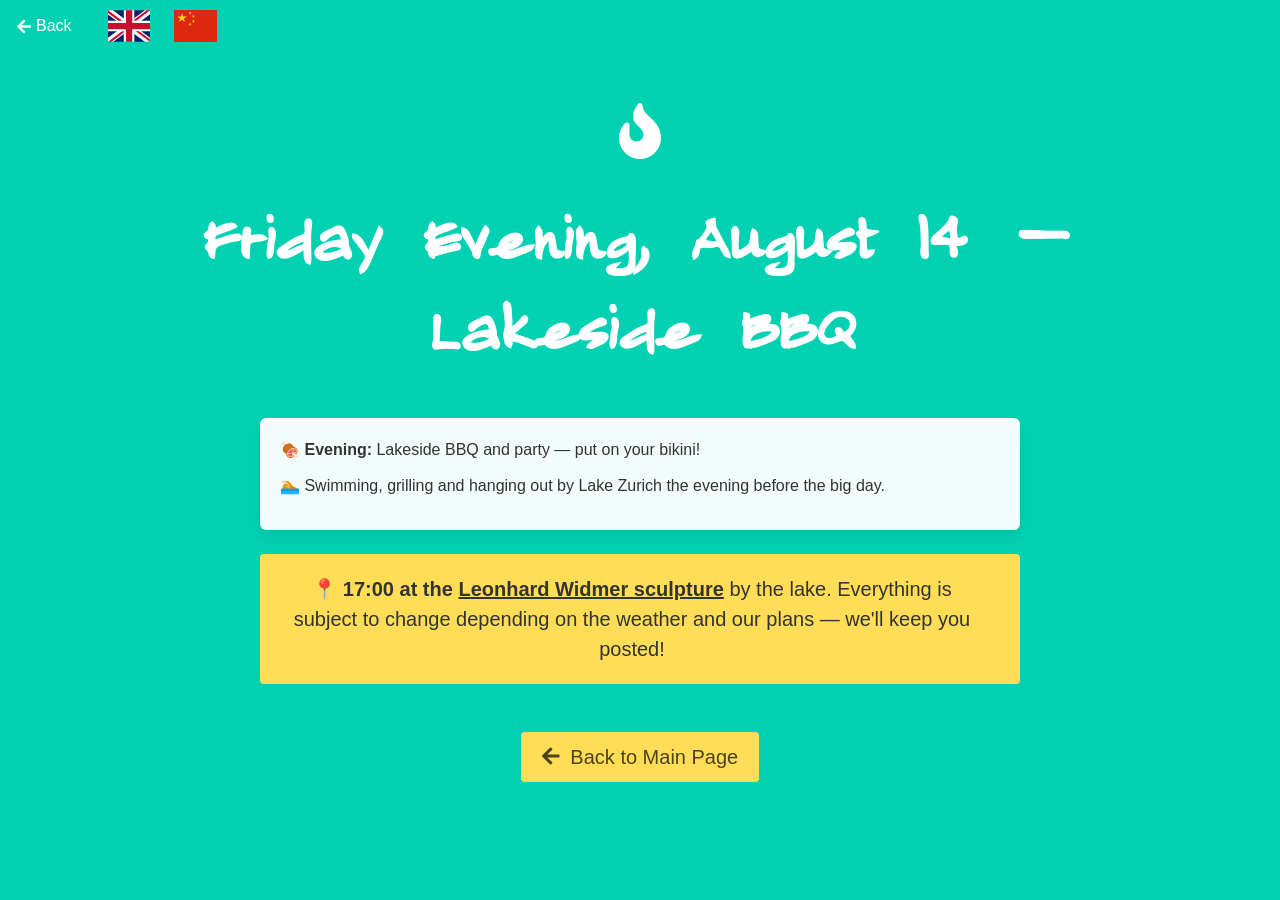
<file: friday-bbq.html>
<!DOCTYPE html>
<html>
  <head>
    <meta charset="utf-8">
    <meta name="viewport" content="width=device-width, initial-scale=1">
    <meta name="description" content="Friday evening lakeside BBQ and party, August 14th 2026">
    <title>Friday Lakeside BBQ // Yiyun and Jiamin</title>
    <link rel="shortcut icon" type="image/x-icon" href="favicon.ico">
    <link rel="stylesheet" href="css/bulma.min.css">
    <link rel="stylesheet" href="css/icons.css">
    <link rel="stylesheet" href="css/styles.css">
    <link rel="stylesheet" href="css/flag-icon-css/css/flag-icon.css">
    <script src="js/jquery-3.4.1.min.js"></script>
    <script defer src="js/fontawesome/all.js"></script>
    <script src="js/dom-i18n.min.js"></script>
  </head>
  <body>
  <section class="hero is-primary is-fullheight" style="position: relative;">
    <nav class="navbar is-fixed-top" role="navigation" aria-label="main navigation">
      <div class="navbar-brand">
        <a class="navbar-item" href="index.html" style="color: #fff;">
          <span class="icon"><i class="fas fa-arrow-left"></i></span>
          <span data-translatable>
            <span>Back</span>
            <span>返回</span>
          </span>
        </a>
        <a class="navbar-item" style="pointer-events:none;">
          <a class="flag-icon flag-icon-gb" style="width: 2.66em;" onclick="i18n.changeLanguage('en');"></a>
        </a>
        <a class="navbar-item" style="pointer-events:none;">
          <a class="flag-icon flag-icon-cn" style="width: 2.66em;" onclick="i18n.changeLanguage('cn');"></a>
        </a>
      </div>
    </nav>
    <div class="hero-body">
      <div class="container has-text-centered">
        <span class="icon is-huge">
          <i class="fas fa-fire"></i>
        </span>
        <br><br>
        <h1 class="title" data-translatable>
          Friday Evening, August 14 — Lakeside BBQ // 8月14日周五晚上 — 湖边烧烤
        </h1>
        <br>

        <!-- Schedule -->
        <div class="columns is-centered">
          <div class="column is-10 is-8-desktop">
            <div class="box" style="background-color: rgba(255,255,255,0.95);">
              <div class="content has-text-left" data-translatable style="color: #333;">
                <span>
                  <p style="margin-bottom: 0.75rem;">🍖 <strong>Evening:</strong> Lakeside BBQ and party — put on your bikini!</p>
                  <p style="margin-bottom: 0.75rem;">🏊 Swimming, grilling and hanging out by Lake Zurich the evening before the big day.</p>
                </span>
                <span>
                  <p style="margin-bottom: 0.75rem;">🍖 <strong>晚上：</strong>湖边烧烤和派对——穿上比基尼！</p>
                  <p style="margin-bottom: 0.75rem;">🏊 大喜之日前夜，在苏黎世湖边游泳、烧烤、聊天。</p>
                </span>
              </div>
            </div>
          </div>
        </div>

        <!-- Meeting point -->
        <div class="columns is-centered">
          <div class="column is-10 is-8-desktop">
            <div class="notification is-warning is-light">
              <p class="info" data-translatable style="color: #333;">
                <span>
                  <strong>📍 17:00 at the <a href="https://maps.app.goo.gl/JYKrFqboYQQyVBiZA" target="_blank">Leonhard Widmer sculpture</a></strong> by the lake.
                  Everything is subject to change depending on the weather and our plans — we'll keep you posted!
                </span>
                <span>
                  <strong>📍 17:00 在湖边的 <a href="https://maps.app.goo.gl/JYKrFqboYQQyVBiZA" target="_blank">Leonhard Widmer 雕像</a></strong> 集合。
                  一切都可能根据天气和安排调整——我们会随时通知大家！
                </span>
              </p>
            </div>
          </div>
        </div>

        <br>
        <a href="index.html" class="button is-warning is-medium heartbeathover" data-translatable>
          <span><i class="fas fa-arrow-left"></i>&nbsp; Back to Main Page</span>
          <span><i class="fas fa-arrow-left"></i>&nbsp; 返回主页</span>
        </a>
      </div>
    </div>
  </section>
  <script>
    var i18n = window.domI18n({
      languages: ['en', 'cn'],
      defaultLanguage: 'cn'
    });
    if (navigator.language.substring(0, 2) == 'en' || navigator.language.substring(0, 2) == 'de') {
      i18n.changeLanguage('en');
    }
  </script>
  </body>
</html>
</file>
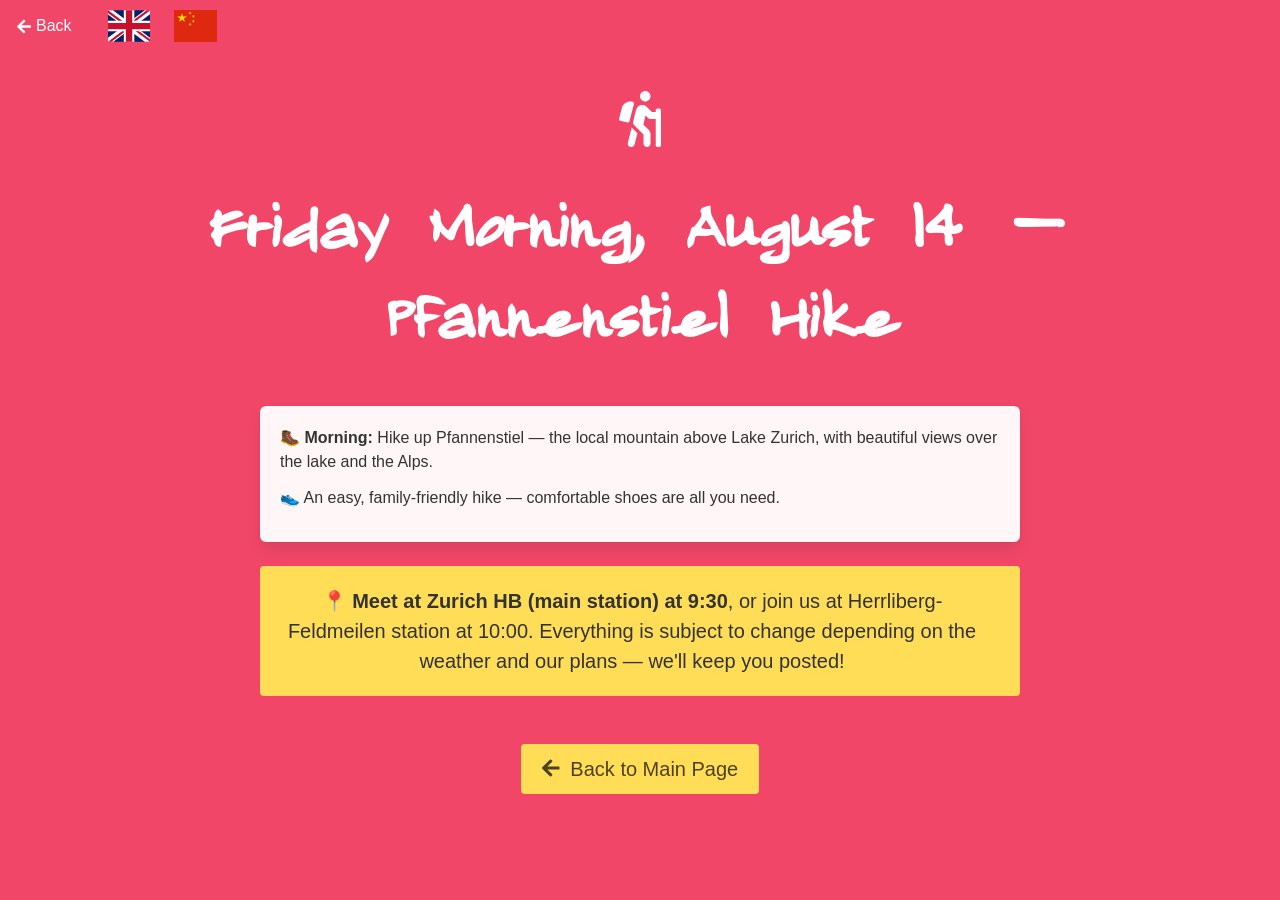
<file: friday-hike.html>
<!DOCTYPE html>
<html>
  <head>
    <meta charset="utf-8">
    <meta name="viewport" content="width=device-width, initial-scale=1">
    <meta name="description" content="Friday morning Pfannenstiel hike, August 14th 2026">
    <title>Friday Pfannenstiel Hike // Yiyun and Jiamin</title>
    <link rel="shortcut icon" type="image/x-icon" href="favicon.ico">
    <link rel="stylesheet" href="css/bulma.min.css">
    <link rel="stylesheet" href="css/icons.css">
    <link rel="stylesheet" href="css/styles.css">
    <link rel="stylesheet" href="css/flag-icon-css/css/flag-icon.css">
    <script src="js/jquery-3.4.1.min.js"></script>
    <script defer src="js/fontawesome/all.js"></script>
    <script src="js/dom-i18n.min.js"></script>
  </head>
  <body>
  <section class="hero is-danger is-fullheight" style="position: relative;">
    <nav class="navbar is-fixed-top" role="navigation" aria-label="main navigation">
      <div class="navbar-brand">
        <a class="navbar-item" href="index.html" style="color: #fff;">
          <span class="icon"><i class="fas fa-arrow-left"></i></span>
          <span data-translatable>
            <span>Back</span>
            <span>返回</span>
          </span>
        </a>
        <a class="navbar-item" style="pointer-events:none;">
          <a class="flag-icon flag-icon-gb" style="width: 2.66em;" onclick="i18n.changeLanguage('en');"></a>
        </a>
        <a class="navbar-item" style="pointer-events:none;">
          <a class="flag-icon flag-icon-cn" style="width: 2.66em;" onclick="i18n.changeLanguage('cn');"></a>
        </a>
      </div>
    </nav>
    <div class="hero-body">
      <div class="container has-text-centered">
        <span class="icon is-huge">
          <i class="fas fa-hiking"></i>
        </span>
        <br><br>
        <h1 class="title" data-translatable>
          Friday Morning, August 14 — Pfannenstiel Hike // 8月14日周五上午 — 爬Pfannenstiel山
        </h1>
        <br>

        <!-- Schedule -->
        <div class="columns is-centered">
          <div class="column is-10 is-8-desktop">
            <div class="box" style="background-color: rgba(255,255,255,0.95);">
              <div class="content has-text-left" data-translatable style="color: #333;">
                <span>
                  <p style="margin-bottom: 0.75rem;">🥾 <strong>Morning:</strong> Hike up Pfannenstiel — the local mountain above Lake Zurich, with beautiful views over the lake and the Alps.</p>
                  <p style="margin-bottom: 0.75rem;">👟 An easy, family-friendly hike — comfortable shoes are all you need.</p>
                </span>
                <span>
                  <p style="margin-bottom: 0.75rem;">🥾 <strong>上午：</strong>爬Pfannenstiel山——苏黎世湖畔的小山，可以俯瞰湖景和阿尔卑斯山。</p>
                  <p style="margin-bottom: 0.75rem;">👟 轻松的徒步路线，全家皆宜——穿双舒服的鞋就行。</p>
                </span>
              </div>
            </div>
          </div>
        </div>

        <!-- Meeting point -->
        <div class="columns is-centered">
          <div class="column is-10 is-8-desktop">
            <div class="notification is-warning is-light">
              <p class="info" data-translatable style="color: #333;">
                <span>
                  <strong>📍 Meet at Zurich HB (main station) at 9:30</strong>, or join us at Herrliberg-Feldmeilen station at 10:00.
                  Everything is subject to change depending on the weather and our plans — we'll keep you posted!
                </span>
                <span>
                  <strong>📍 9:30 在苏黎世火车总站（Zurich HB）集合</strong>，或 10:00 在 Herrliberg-Feldmeilen 车站汇合。
                  一切都可能根据天气和安排调整——我们会随时通知大家！
                </span>
              </p>
            </div>
          </div>
        </div>

        <br>
        <a href="index.html" class="button is-warning is-medium heartbeathover" data-translatable>
          <span><i class="fas fa-arrow-left"></i>&nbsp; Back to Main Page</span>
          <span><i class="fas fa-arrow-left"></i>&nbsp; 返回主页</span>
        </a>
      </div>
    </div>
  </section>
  <script>
    var i18n = window.domI18n({
      languages: ['en', 'cn'],
      defaultLanguage: 'cn'
    });
    if (navigator.language.substring(0, 2) == 'en' || navigator.language.substring(0, 2) == 'de') {
      i18n.changeLanguage('en');
    }
  </script>
  </body>
</html>
</file>
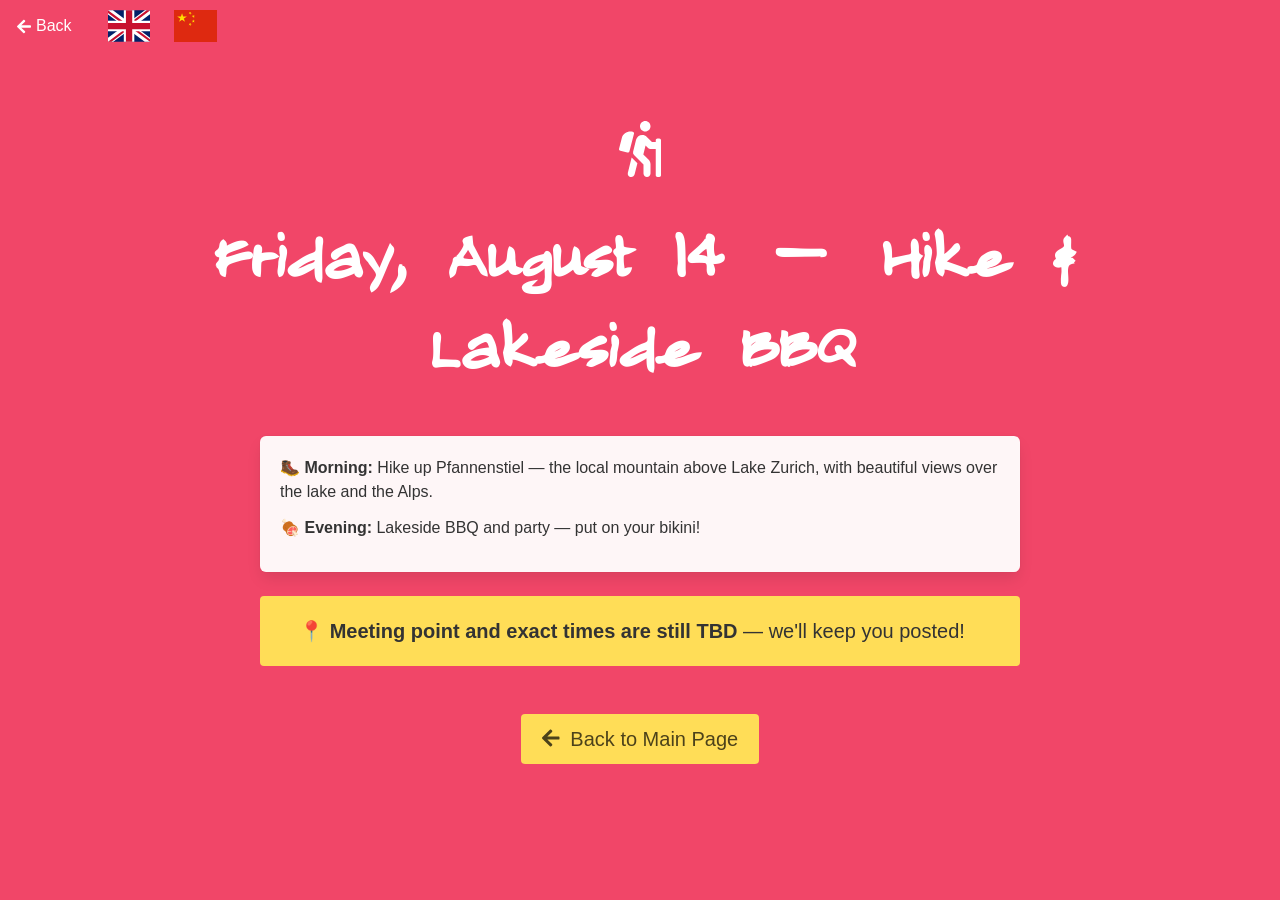
<file: friday.html>
<!DOCTYPE html>
<html>
  <head>
    <meta charset="utf-8">
    <meta name="viewport" content="width=device-width, initial-scale=1">
    <meta name="description" content="Friday Pfannenstiel hike and lakeside BBQ, August 14th 2026">
    <title>Friday Hike & Lakeside BBQ // Yiyun and Jiamin</title>
    <link rel="shortcut icon" type="image/x-icon" href="favicon.ico">
    <link rel="stylesheet" href="css/bulma.min.css">
    <link rel="stylesheet" href="css/icons.css">
    <link rel="stylesheet" href="css/styles.css">
    <link rel="stylesheet" href="css/flag-icon-css/css/flag-icon.css">
    <script src="js/jquery-3.4.1.min.js"></script>
    <script defer src="js/fontawesome/all.js"></script>
    <script src="js/dom-i18n.min.js"></script>
  </head>
  <body>
  <section class="hero is-danger is-fullheight" style="position: relative;">
    <nav class="navbar is-fixed-top" role="navigation" aria-label="main navigation">
      <div class="navbar-brand">
        <a class="navbar-item" href="index.html" style="color: #fff;">
          <span class="icon"><i class="fas fa-arrow-left"></i></span>
          <span data-translatable>
            <span>Back</span>
            <span>返回</span>
          </span>
        </a>
        <a class="navbar-item" style="pointer-events:none;">
          <a class="flag-icon flag-icon-gb" style="width: 2.66em;" onclick="i18n.changeLanguage('en');"></a>
        </a>
        <a class="navbar-item" style="pointer-events:none;">
          <a class="flag-icon flag-icon-cn" style="width: 2.66em;" onclick="i18n.changeLanguage('cn');"></a>
        </a>
      </div>
    </nav>
    <div class="hero-body">
      <div class="container has-text-centered">
        <span class="icon is-huge">
          <i class="fas fa-hiking"></i>
        </span>
        <br><br>
        <h1 class="title" data-translatable>
          Friday, August 14 — Hike &amp; Lakeside BBQ // 8月14日，周五 — 爬山 &amp; 湖边烧烤
        </h1>
        <br>

        <!-- Schedule -->
        <div class="columns is-centered">
          <div class="column is-10 is-8-desktop">
            <div class="box" style="background-color: rgba(255,255,255,0.95);">
              <div class="content has-text-left" data-translatable style="color: #333;">
                <span>
                  <p style="margin-bottom: 0.75rem;">🥾 <strong>Morning:</strong> Hike up Pfannenstiel — the local mountain above Lake Zurich, with beautiful views over the lake and the Alps.</p>
                  <p style="margin-bottom: 0.75rem;">🍖 <strong>Evening:</strong> Lakeside BBQ and party — put on your bikini!</p>
                </span>
                <span>
                  <p style="margin-bottom: 0.75rem;">🥾 <strong>上午：</strong>爬Pfannenstiel山——苏黎世湖畔的小山，可以俯瞰湖景和阿尔卑斯山。</p>
                  <p style="margin-bottom: 0.75rem;">🍖 <strong>晚上：</strong>湖边烧烤和派对——穿上比基尼！</p>
                </span>
              </div>
            </div>
          </div>
        </div>

        <!-- Meeting point -->
        <div class="columns is-centered">
          <div class="column is-10 is-8-desktop">
            <div class="notification is-warning is-light">
              <p class="info" data-translatable style="color: #333;">
                <span>
                  <strong>📍 Meeting point and exact times are still TBD</strong> — we'll keep you posted!
                </span>
                <span>
                  <strong>📍 集合地点和具体时间待定</strong>——我们会随时通知大家！
                </span>
              </p>
            </div>
          </div>
        </div>

        <br>
        <a href="index.html" class="button is-warning is-medium heartbeathover" data-translatable>
          <span><i class="fas fa-arrow-left"></i>&nbsp; Back to Main Page</span>
          <span><i class="fas fa-arrow-left"></i>&nbsp; 返回主页</span>
        </a>
      </div>
    </div>
  </section>
  <script>
    var i18n = window.domI18n({
      languages: ['en', 'cn'],
      defaultLanguage: 'cn'
    });
    if (navigator.language.substring(0, 2) == 'en' || navigator.language.substring(0, 2) == 'de') {
      i18n.changeLanguage('en');
    }
  </script>
  </body>
</html>
</file>
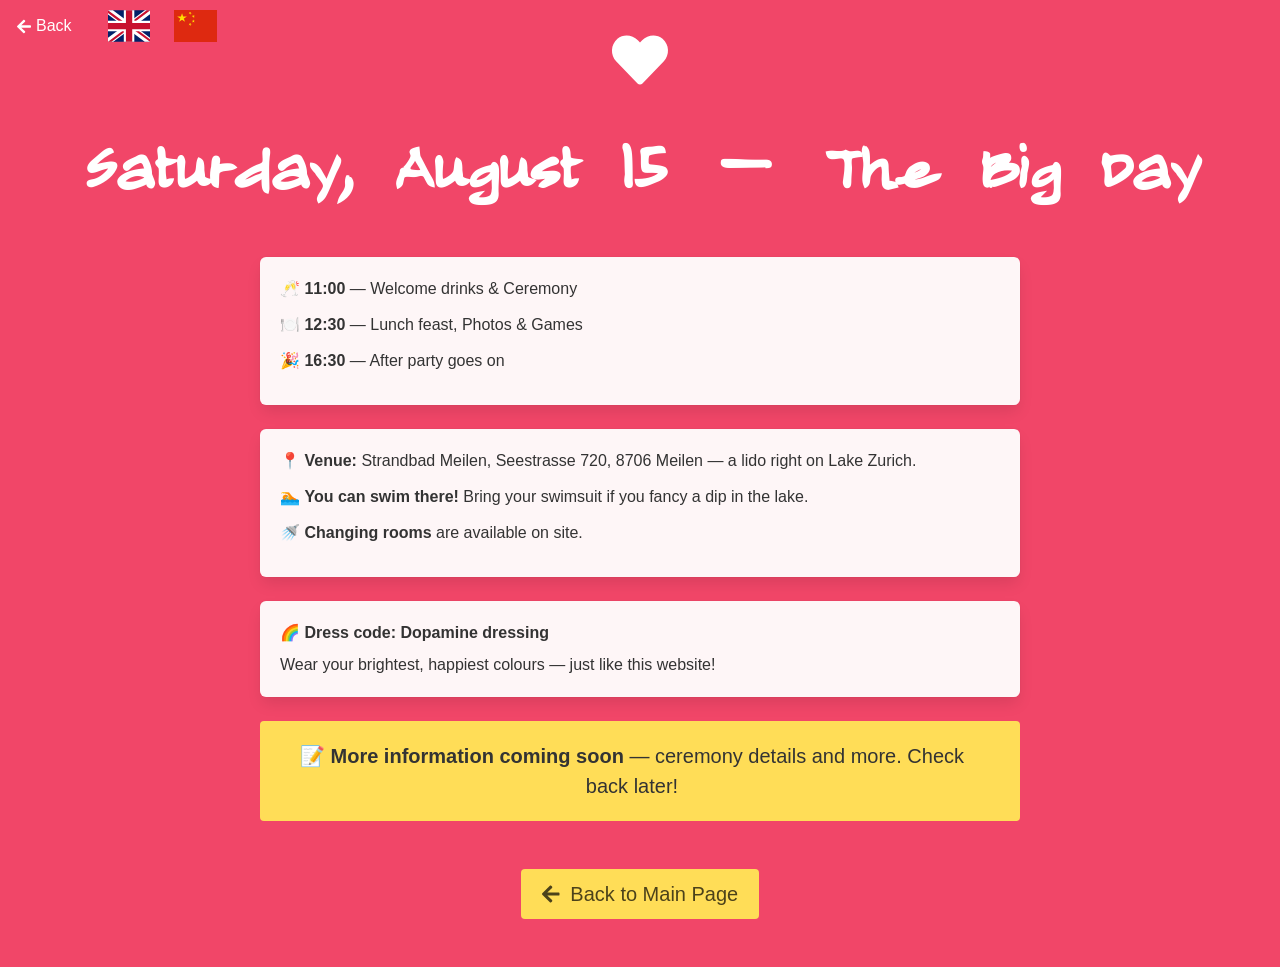
<file: saturday.html>
<!DOCTYPE html>
<html>
  <head>
    <meta charset="utf-8">
    <meta name="viewport" content="width=device-width, initial-scale=1">
    <meta name="description" content="The big day at Strandbad Meilen, August 15th 2026">
    <title>Saturday The Big Day // Yiyun and Jiamin</title>
    <link rel="shortcut icon" type="image/x-icon" href="favicon.ico">
    <link rel="stylesheet" href="css/bulma.min.css">
    <link rel="stylesheet" href="css/icons.css">
    <link rel="stylesheet" href="css/styles.css">
    <link rel="stylesheet" href="css/flag-icon-css/css/flag-icon.css">
    <script src="js/jquery-3.4.1.min.js"></script>
    <script defer src="js/fontawesome/all.js"></script>
    <script src="js/dom-i18n.min.js"></script>
  </head>
  <body>
  <section class="hero is-danger is-fullheight" style="position: relative;">
    <nav class="navbar is-fixed-top" role="navigation" aria-label="main navigation">
      <div class="navbar-brand">
        <a class="navbar-item" href="index.html" style="color: #fff;">
          <span class="icon"><i class="fas fa-arrow-left"></i></span>
          <span data-translatable>
            <span>Back</span>
            <span>返回</span>
          </span>
        </a>
        <a class="navbar-item" style="pointer-events:none;">
          <a class="flag-icon flag-icon-gb" style="width: 2.66em;" onclick="i18n.changeLanguage('en');"></a>
        </a>
        <a class="navbar-item" style="pointer-events:none;">
          <a class="flag-icon flag-icon-cn" style="width: 2.66em;" onclick="i18n.changeLanguage('cn');"></a>
        </a>
      </div>
    </nav>
    <div class="hero-body">
      <div class="container has-text-centered">
        <span class="icon is-huge">
          <i class="fas fa-heart heartbeat"></i>
        </span>
        <br><br>
        <h1 class="title" data-translatable>
          Saturday, August 15 — The Big Day // 8月15日，周六 — 重头戏
        </h1>
        <br>

        <!-- Schedule -->
        <div class="columns is-centered">
          <div class="column is-10 is-8-desktop">
            <div class="box" style="background-color: rgba(255,255,255,0.95);">
              <div class="content has-text-left" data-translatable style="color: #333;">
                <span>
                  <p style="margin-bottom: 0.75rem;">🥂 <strong>11:00</strong> — Welcome drinks &amp; Ceremony</p>
                  <p style="margin-bottom: 0.75rem;">🍽️ <strong>12:30</strong> — Lunch feast, Photos &amp; Games</p>
                  <p style="margin-bottom: 0.75rem;">🎉 <strong>16:30</strong> — After party goes on</p>
                </span>
                <span>
                  <p style="margin-bottom: 0.75rem;">🥂 <strong>11:00</strong> — 迎宾酒水 &amp; 仪式</p>
                  <p style="margin-bottom: 0.75rem;">🍽️ <strong>12:30</strong> — 午宴、拍照 &amp; 跑跑跳跳</p>
                  <p style="margin-bottom: 0.75rem;">🎉 <strong>16:30</strong> — 派对继续</p>
                </span>
              </div>
            </div>
          </div>
        </div>

        <!-- Venue & Good to know -->
        <div class="columns is-centered">
          <div class="column is-10 is-8-desktop">
            <div class="box" style="background-color: rgba(255,255,255,0.95);">
              <div class="content has-text-left" data-translatable style="color: #333;">
                <span>
                  <p style="margin-bottom: 0.75rem;">📍 <strong>Venue:</strong> <a href="https://maps.app.goo.gl/jzDphTCWjcCMZhtB6" target="_blank">Strandbad Meilen</a>, Seestrasse 720, 8706 Meilen — a lido right on Lake Zurich.</p>
                  <p style="margin-bottom: 0.75rem;">🏊 <strong>You can swim there!</strong> Bring your swimsuit if you fancy a dip in the lake.</p>
                  <p style="margin-bottom: 0.75rem;">🚿 <strong>Changing rooms</strong> are available on site.</p>
                </span>
                <span>
                  <p style="margin-bottom: 0.75rem;">📍 <strong>场地：</strong><a href="https://maps.app.goo.gl/jzDphTCWjcCMZhtB6" target="_blank">Strandbad Meilen</a>，Seestrasse 720, 8706 Meilen——苏黎世湖畔的湖滨浴场。</p>
                  <p style="margin-bottom: 0.75rem;">🏊 <strong>可以游泳！</strong>想下湖玩水的话记得带泳衣。</p>
                  <p style="margin-bottom: 0.75rem;">🚿 现场有<strong>更衣室</strong>。</p>
                </span>
              </div>
            </div>
          </div>
        </div>

        <!-- Dress code -->
        <div class="columns is-centered">
          <div class="column is-10 is-8-desktop">
            <div class="box" style="background-color: rgba(255,255,255,0.95);">
              <div class="content has-text-left" data-translatable style="color: #333;">
                <span>
                  <p style="margin-bottom: 0.5rem;">🌈 <strong>Dress code: Dopamine dressing</strong></p>
                  <p style="margin-bottom: 0;">Wear your brightest, happiest colours — just like this website!</p>
                </span>
                <span>
                  <p style="margin-bottom: 0.5rem;">🌈 <strong>着装要求：多巴胺穿搭</strong></p>
                  <p style="margin-bottom: 0;">穿上你最鲜艳、最快乐的颜色——就像这个网站一样！</p>
                </span>
              </div>
            </div>
          </div>
        </div>

        <!-- More info coming -->
        <div class="columns is-centered">
          <div class="column is-10 is-8-desktop">
            <div class="notification is-warning is-light">
              <p class="info" data-translatable style="color: #333;">
                <span>
                  <strong>📝 More information coming soon</strong> — ceremony details and more. Check back later!
                </span>
                <span>
                  <strong>📝 更多信息即将添加</strong>——仪式细节等，敬请期待！
                </span>
              </p>
            </div>
          </div>
        </div>

        <br>
        <a href="index.html" class="button is-warning is-medium heartbeathover" data-translatable>
          <span><i class="fas fa-arrow-left"></i>&nbsp; Back to Main Page</span>
          <span><i class="fas fa-arrow-left"></i>&nbsp; 返回主页</span>
        </a>
      </div>
    </div>
  </section>
  <script>
    var i18n = window.domI18n({
      languages: ['en', 'cn'],
      defaultLanguage: 'cn'
    });
    if (navigator.language.substring(0, 2) == 'en' || navigator.language.substring(0, 2) == 'de') {
      i18n.changeLanguage('en');
    }
  </script>
  </body>
</html>
</file>
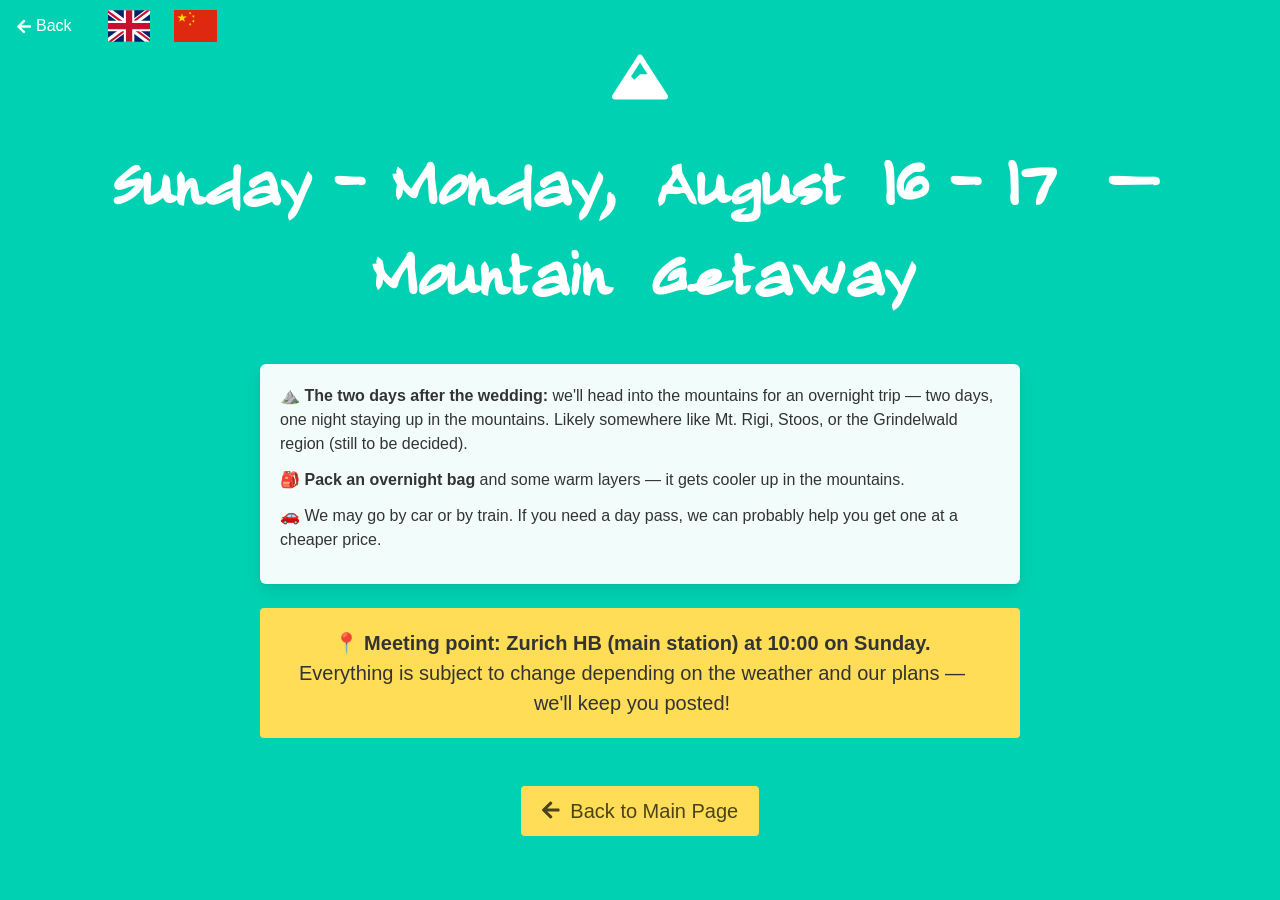
<file: sunday.html>
<!DOCTYPE html>
<html>
  <head>
    <meta charset="utf-8">
    <meta name="viewport" content="width=device-width, initial-scale=1">
    <meta name="description" content="Sunday–Monday mountain getaway, two days one night, August 16–17th 2026">
    <title>Sunday–Monday Mountain Getaway // Yiyun and Jiamin</title>
    <link rel="shortcut icon" type="image/x-icon" href="favicon.ico">
    <link rel="stylesheet" href="css/bulma.min.css">
    <link rel="stylesheet" href="css/icons.css">
    <link rel="stylesheet" href="css/styles.css">
    <link rel="stylesheet" href="css/flag-icon-css/css/flag-icon.css">
    <script src="js/jquery-3.4.1.min.js"></script>
    <script defer src="js/fontawesome/all.js"></script>
    <script src="js/dom-i18n.min.js"></script>
  </head>
  <body>
  <section class="hero is-primary is-fullheight" style="position: relative;">
    <nav class="navbar is-fixed-top" role="navigation" aria-label="main navigation">
      <div class="navbar-brand">
        <a class="navbar-item" href="index.html" style="color: #fff;">
          <span class="icon"><i class="fas fa-arrow-left"></i></span>
          <span data-translatable>
            <span>Back</span>
            <span>返回</span>
          </span>
        </a>
        <a class="navbar-item" style="pointer-events:none;">
          <a class="flag-icon flag-icon-gb" style="width: 2.66em;" onclick="i18n.changeLanguage('en');"></a>
        </a>
        <a class="navbar-item" style="pointer-events:none;">
          <a class="flag-icon flag-icon-cn" style="width: 2.66em;" onclick="i18n.changeLanguage('cn');"></a>
        </a>
      </div>
    </nav>
    <div class="hero-body">
      <div class="container has-text-centered">
        <span class="icon is-huge">
          <i class="fas fa-mountain"></i>
        </span>
        <br><br>
        <h1 class="title" data-translatable>
          Sunday–Monday, August 16–17 — Mountain Getaway // 8月16–17日，周日周一 — 山中过夜之旅
        </h1>
        <br>

        <!-- Schedule -->
        <div class="columns is-centered">
          <div class="column is-10 is-8-desktop">
            <div class="box" style="background-color: rgba(255,255,255,0.95);">
              <div class="content has-text-left" data-translatable style="color: #333;">
                <span>
                  <p style="margin-bottom: 0.75rem;">⛰️ <strong>The two days after the wedding:</strong> we'll head into the mountains for an overnight trip — two days, one night staying up in the mountains. Likely somewhere like Mt. Rigi, Stoos, or the Grindelwald region (still to be decided).</p>
                  <p style="margin-bottom: 0.75rem;">🎒 <strong>Pack an overnight bag</strong> and some warm layers — it gets cooler up in the mountains.</p>
                  <p style="margin-bottom: 0.75rem;">🚗 We may go by car or by train. If you need a day pass, we can probably help you get one at a cheaper price.</p>
                </span>
                <span>
                  <p style="margin-bottom: 0.75rem;">⛰️ <strong>婚礼后的两天：</strong>我们一起进山过夜——两天一晚，在山里住一晚。大概会去瑞吉山（Rigi）、Stoos，或格林德瓦（Grindelwald）一带（还没定）。</p>
                  <p style="margin-bottom: 0.75rem;">🎒 <strong>记得带上过夜的行李</strong>和保暖衣物——山里会比较凉。</p>
                  <p style="margin-bottom: 0.75rem;">🚗 我们可能开车或坐火车前往。如果你需要一日票（day pass），我们大概可以帮你以更便宜的价格买到。</p>
                </span>
              </div>
            </div>
          </div>
        </div>

        <!-- Meeting point -->
        <div class="columns is-centered">
          <div class="column is-10 is-8-desktop">
            <div class="notification is-warning is-light">
              <p class="info" data-translatable style="color: #333;">
                <span>
                  <strong>📍 Meeting point: Zurich HB (main station) at 10:00 on Sunday.</strong>
                  Everything is subject to change depending on the weather and our plans — we'll keep you posted!
                </span>
                <span>
                  <strong>📍 集合地点：周日 10:00 苏黎世火车总站（Zurich HB）。</strong>
                  一切都可能根据天气和安排调整——我们会随时通知大家！
                </span>
              </p>
            </div>
          </div>
        </div>

        <br>
        <a href="index.html" class="button is-warning is-medium heartbeathover" data-translatable>
          <span><i class="fas fa-arrow-left"></i>&nbsp; Back to Main Page</span>
          <span><i class="fas fa-arrow-left"></i>&nbsp; 返回主页</span>
        </a>
      </div>
    </div>
  </section>
  <script>
    var i18n = window.domI18n({
      languages: ['en', 'cn'],
      defaultLanguage: 'cn'
    });
    if (navigator.language.substring(0, 2) == 'en' || navigator.language.substring(0, 2) == 'de') {
      i18n.changeLanguage('en');
    }
  </script>
  </body>
</html>
</file>
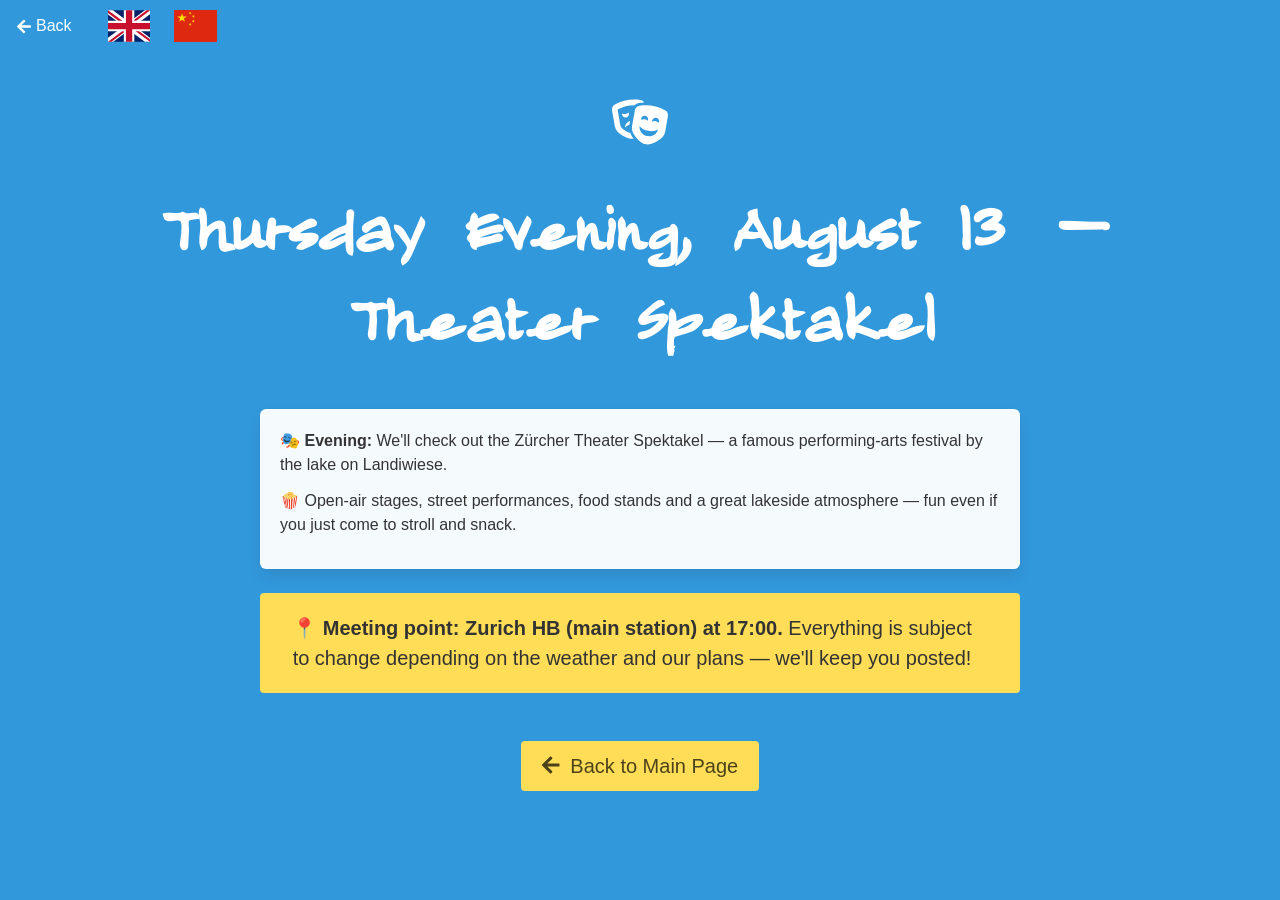
<file: thursday-festival.html>
<!DOCTYPE html>
<html>
  <head>
    <meta charset="utf-8">
    <meta name="viewport" content="width=device-width, initial-scale=1">
    <meta name="description" content="Thursday evening at Zürcher Theater Spektakel, August 13th 2026">
    <title>Thursday Theater Spektakel // Yiyun and Jiamin</title>
    <link rel="shortcut icon" type="image/x-icon" href="favicon.ico">
    <link rel="stylesheet" href="css/bulma.min.css">
    <link rel="stylesheet" href="css/icons.css">
    <link rel="stylesheet" href="css/styles.css">
    <link rel="stylesheet" href="css/flag-icon-css/css/flag-icon.css">
    <script src="js/jquery-3.4.1.min.js"></script>
    <script defer src="js/fontawesome/all.js"></script>
    <script src="js/dom-i18n.min.js"></script>
  </head>
  <body>
  <section class="hero is-info is-fullheight" style="position: relative;">
    <nav class="navbar is-fixed-top" role="navigation" aria-label="main navigation">
      <div class="navbar-brand">
        <a class="navbar-item" href="index.html" style="color: #fff;">
          <span class="icon"><i class="fas fa-arrow-left"></i></span>
          <span data-translatable>
            <span>Back</span>
            <span>返回</span>
          </span>
        </a>
        <a class="navbar-item" style="pointer-events:none;">
          <a class="flag-icon flag-icon-gb" style="width: 2.66em;" onclick="i18n.changeLanguage('en');"></a>
        </a>
        <a class="navbar-item" style="pointer-events:none;">
          <a class="flag-icon flag-icon-cn" style="width: 2.66em;" onclick="i18n.changeLanguage('cn');"></a>
        </a>
      </div>
    </nav>
    <div class="hero-body">
      <div class="container has-text-centered">
        <span class="icon is-huge">
          <i class="fas fa-theater-masks"></i>
        </span>
        <br><br>
        <h1 class="title" data-translatable>
          Thursday Evening, August 13 — Theater Spektakel // 8月13日周四晚上 — 苏黎世戏剧节
        </h1>
        <br>

        <!-- Schedule -->
        <div class="columns is-centered">
          <div class="column is-10 is-8-desktop">
            <div class="box" style="background-color: rgba(255,255,255,0.95);">
              <div class="content has-text-left" data-translatable style="color: #333;">
                <span>
                  <p style="margin-bottom: 0.75rem;">🎭 <strong>Evening:</strong> We'll check out the <a href="https://www.theaterspektakel.ch" target="_blank">Zürcher Theater Spektakel</a> — a famous performing-arts festival by the lake on Landiwiese.</p>
                  <p style="margin-bottom: 0.75rem;">🍿 Open-air stages, street performances, food stands and a great lakeside atmosphere — fun even if you just come to stroll and snack.</p>
                </span>
                <span>
                  <p style="margin-bottom: 0.75rem;">🎭 <strong>晚上：</strong>一起去逛<a href="https://www.theaterspektakel.ch" target="_blank">苏黎世戏剧节（Theater Spektakel）</a>——湖边Landiwiese草坪上的著名艺术节。</p>
                  <p style="margin-bottom: 0.75rem;">🍿 露天舞台、街头表演、小吃摊位和湖边的美好氛围——就算只是散步吃小吃也很有意思。</p>
                </span>
              </div>
            </div>
          </div>
        </div>

        <!-- Meeting point -->
        <div class="columns is-centered">
          <div class="column is-10 is-8-desktop">
            <div class="notification is-warning is-light">
              <p class="info" data-translatable style="color: #333;">
                <span>
                  <strong>📍 Meeting point: Zurich HB (main station) at 17:00.</strong>
                  Everything is subject to change depending on the weather and our plans — we'll keep you posted!
                </span>
                <span>
                  <strong>📍 集合地点：苏黎世火车总站（Zurich HB），17:00。</strong>
                  一切都可能根据天气和安排调整——我们会随时通知大家！
                </span>
              </p>
            </div>
          </div>
        </div>

        <br>
        <a href="index.html" class="button is-warning is-medium heartbeathover" data-translatable>
          <span><i class="fas fa-arrow-left"></i>&nbsp; Back to Main Page</span>
          <span><i class="fas fa-arrow-left"></i>&nbsp; 返回主页</span>
        </a>
      </div>
    </div>
  </section>
  <script>
    var i18n = window.domI18n({
      languages: ['en', 'cn'],
      defaultLanguage: 'cn'
    });
    if (navigator.language.substring(0, 2) == 'en' || navigator.language.substring(0, 2) == 'de') {
      i18n.changeLanguage('en');
    }
  </script>
  </body>
</html>
</file>
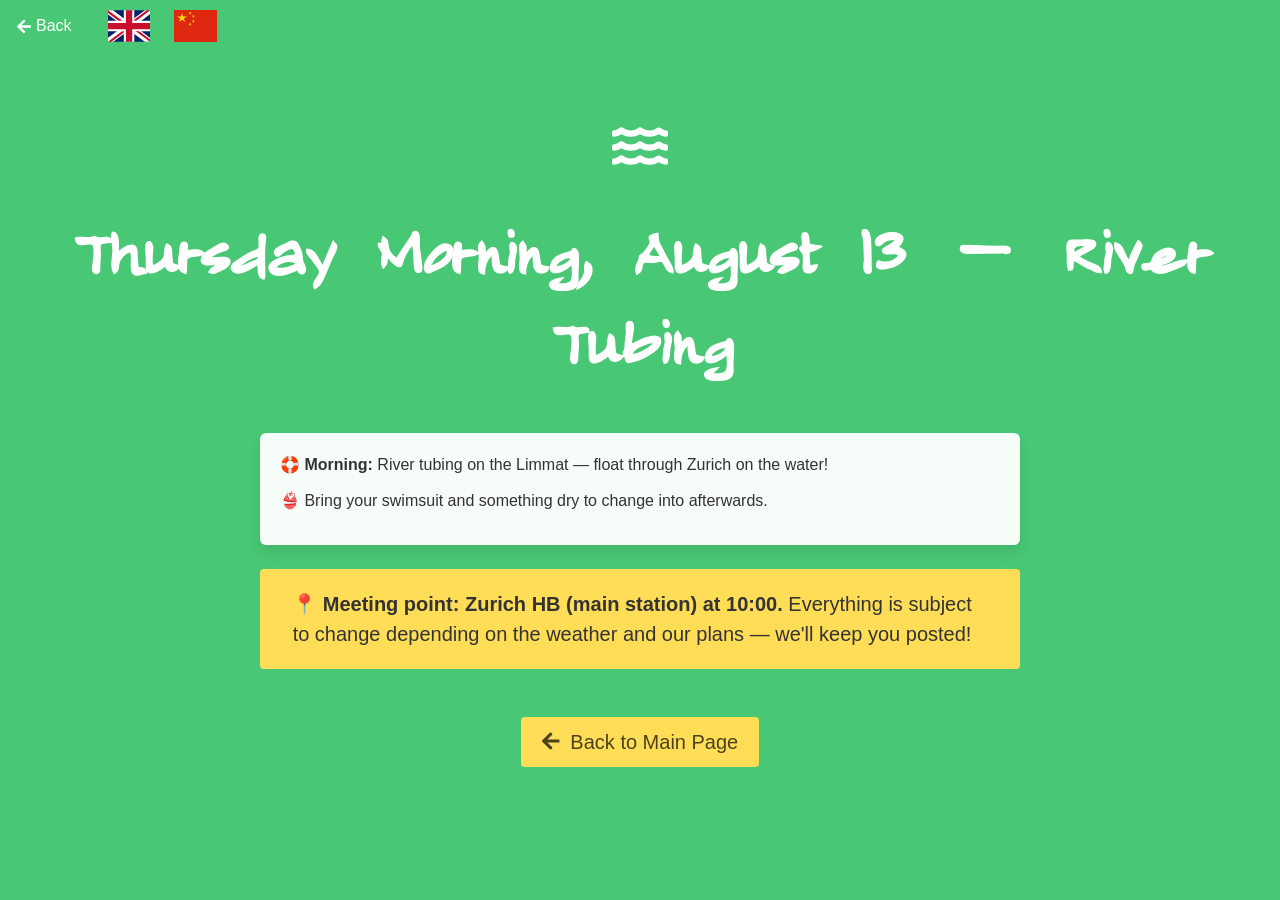
<file: thursday-tubing.html>
<!DOCTYPE html>
<html>
  <head>
    <meta charset="utf-8">
    <meta name="viewport" content="width=device-width, initial-scale=1">
    <meta name="description" content="Thursday morning river tubing on the Limmat, August 13th 2026">
    <title>Thursday River Tubing // Yiyun and Jiamin</title>
    <link rel="shortcut icon" type="image/x-icon" href="favicon.ico">
    <link rel="stylesheet" href="css/bulma.min.css">
    <link rel="stylesheet" href="css/icons.css">
    <link rel="stylesheet" href="css/styles.css">
    <link rel="stylesheet" href="css/flag-icon-css/css/flag-icon.css">
    <script src="js/jquery-3.4.1.min.js"></script>
    <script defer src="js/fontawesome/all.js"></script>
    <script src="js/dom-i18n.min.js"></script>
  </head>
  <body>
  <section class="hero is-success is-fullheight" style="position: relative;">
    <nav class="navbar is-fixed-top" role="navigation" aria-label="main navigation">
      <div class="navbar-brand">
        <a class="navbar-item" href="index.html" style="color: #fff;">
          <span class="icon"><i class="fas fa-arrow-left"></i></span>
          <span data-translatable>
            <span>Back</span>
            <span>返回</span>
          </span>
        </a>
        <a class="navbar-item" style="pointer-events:none;">
          <a class="flag-icon flag-icon-gb" style="width: 2.66em;" onclick="i18n.changeLanguage('en');"></a>
        </a>
        <a class="navbar-item" style="pointer-events:none;">
          <a class="flag-icon flag-icon-cn" style="width: 2.66em;" onclick="i18n.changeLanguage('cn');"></a>
        </a>
      </div>
    </nav>
    <div class="hero-body">
      <div class="container has-text-centered">
        <span class="icon is-huge">
          <i class="fas fa-water"></i>
        </span>
        <br><br>
        <h1 class="title" data-translatable>
          Thursday Morning, August 13 — River Tubing // 8月13日周四上午 — 利马特河漂流
        </h1>
        <br>

        <!-- Schedule -->
        <div class="columns is-centered">
          <div class="column is-10 is-8-desktop">
            <div class="box" style="background-color: rgba(255,255,255,0.95);">
              <div class="content has-text-left" data-translatable style="color: #333;">
                <span>
                  <p style="margin-bottom: 0.75rem;">🛟 <strong>Morning:</strong> River tubing on the Limmat — float through Zurich on the water!</p>
                  <p style="margin-bottom: 0.75rem;">👙 Bring your swimsuit and something dry to change into afterwards.</p>
                </span>
                <span>
                  <p style="margin-bottom: 0.75rem;">🛟 <strong>上午：</strong>利马特河漂流——从水上穿越苏黎世！</p>
                  <p style="margin-bottom: 0.75rem;">👙 记得带上泳衣和换洗衣物。</p>
                </span>
              </div>
            </div>
          </div>
        </div>

        <!-- Meeting point -->
        <div class="columns is-centered">
          <div class="column is-10 is-8-desktop">
            <div class="notification is-warning is-light">
              <p class="info" data-translatable style="color: #333;">
                <span>
                  <strong>📍 Meeting point: Zurich HB (main station) at 10:00.</strong>
                  Everything is subject to change depending on the weather and our plans — we'll keep you posted!
                </span>
                <span>
                  <strong>📍 集合地点：苏黎世火车总站（Zurich HB），10:00。</strong>
                  一切都可能根据天气和安排调整——我们会随时通知大家！
                </span>
              </p>
            </div>
          </div>
        </div>

        <br>
        <a href="index.html" class="button is-warning is-medium heartbeathover" data-translatable>
          <span><i class="fas fa-arrow-left"></i>&nbsp; Back to Main Page</span>
          <span><i class="fas fa-arrow-left"></i>&nbsp; 返回主页</span>
        </a>
      </div>
    </div>
  </section>
  <script>
    var i18n = window.domI18n({
      languages: ['en', 'cn'],
      defaultLanguage: 'cn'
    });
    if (navigator.language.substring(0, 2) == 'en' || navigator.language.substring(0, 2) == 'de') {
      i18n.changeLanguage('en');
    }
  </script>
  </body>
</html>
</file>
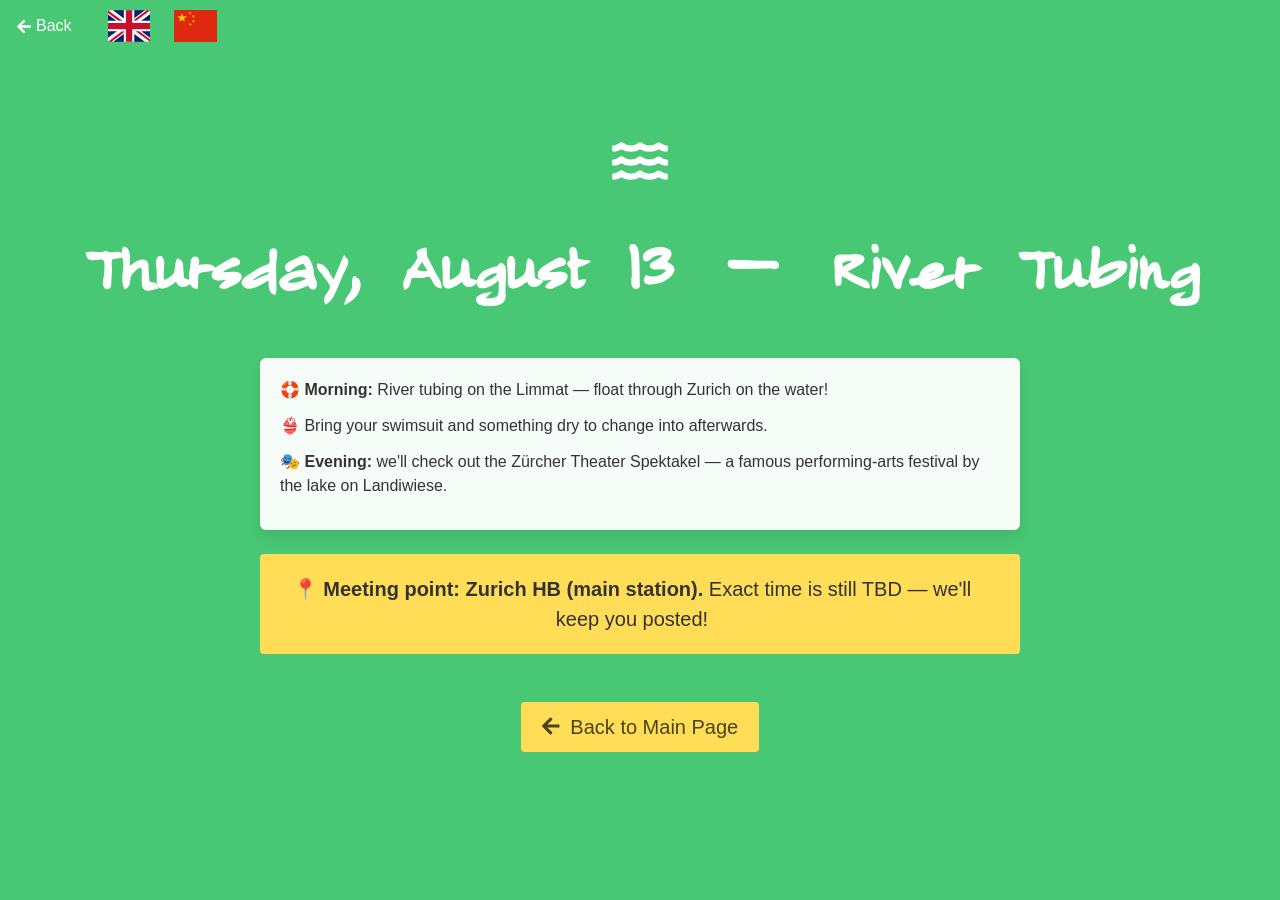
<file: thursday.html>
<!DOCTYPE html>
<html>
  <head>
    <meta charset="utf-8">
    <meta name="viewport" content="width=device-width, initial-scale=1">
    <meta name="description" content="Thursday river tubing on the Limmat, August 13th 2026">
    <title>Thursday River Tubing // Yiyun and Jiamin</title>
    <link rel="shortcut icon" type="image/x-icon" href="favicon.ico">
    <link rel="stylesheet" href="css/bulma.min.css">
    <link rel="stylesheet" href="css/icons.css">
    <link rel="stylesheet" href="css/styles.css">
    <link rel="stylesheet" href="css/flag-icon-css/css/flag-icon.css">
    <script src="js/jquery-3.4.1.min.js"></script>
    <script defer src="js/fontawesome/all.js"></script>
    <script src="js/dom-i18n.min.js"></script>
  </head>
  <body>
  <section class="hero is-success is-fullheight" style="position: relative;">
    <nav class="navbar is-fixed-top" role="navigation" aria-label="main navigation">
      <div class="navbar-brand">
        <a class="navbar-item" href="index.html" style="color: #fff;">
          <span class="icon"><i class="fas fa-arrow-left"></i></span>
          <span data-translatable>
            <span>Back</span>
            <span>返回</span>
          </span>
        </a>
        <a class="navbar-item" style="pointer-events:none;">
          <a class="flag-icon flag-icon-gb" style="width: 2.66em;" onclick="i18n.changeLanguage('en');"></a>
        </a>
        <a class="navbar-item" style="pointer-events:none;">
          <a class="flag-icon flag-icon-cn" style="width: 2.66em;" onclick="i18n.changeLanguage('cn');"></a>
        </a>
      </div>
    </nav>
    <div class="hero-body">
      <div class="container has-text-centered">
        <span class="icon is-huge">
          <i class="fas fa-water"></i>
        </span>
        <br><br>
        <h1 class="title" data-translatable>
          Thursday, August 13 — River Tubing // 8月13日，周四 — 利马特河漂流
        </h1>
        <br>

        <!-- Schedule -->
        <div class="columns is-centered">
          <div class="column is-10 is-8-desktop">
            <div class="box" style="background-color: rgba(255,255,255,0.95);">
              <div class="content has-text-left" data-translatable style="color: #333;">
                <span>
                  <p style="margin-bottom: 0.75rem;">🛟 <strong>Morning:</strong> River tubing on the Limmat — float through Zurich on the water!</p>
                  <p style="margin-bottom: 0.75rem;">👙 Bring your swimsuit and something dry to change into afterwards.</p>
                  <p style="margin-bottom: 0.75rem;">🎭 <strong>Evening:</strong> we'll check out the <a href="https://www.theaterspektakel.ch" target="_blank">Zürcher Theater Spektakel</a> — a famous performing-arts festival by the lake on Landiwiese.</p>
                </span>
                <span>
                  <p style="margin-bottom: 0.75rem;">🛟 <strong>上午：</strong>利马特河漂流——从水上穿越苏黎世！</p>
                  <p style="margin-bottom: 0.75rem;">👙 记得带上泳衣和换洗衣物。</p>
                  <p style="margin-bottom: 0.75rem;">🎭 <strong>晚上：</strong>一起去逛<a href="https://www.theaterspektakel.ch" target="_blank">苏黎世戏剧节（Theater Spektakel）</a>——湖边Landiwiese草坪上的著名艺术节。</p>
                </span>
              </div>
            </div>
          </div>
        </div>

        <!-- Meeting point -->
        <div class="columns is-centered">
          <div class="column is-10 is-8-desktop">
            <div class="notification is-warning is-light">
              <p class="info" data-translatable style="color: #333;">
                <span>
                  <strong>📍 Meeting point: Zurich HB (main station).</strong>
                  Exact time is still TBD — we'll keep you posted!
                </span>
                <span>
                  <strong>📍 集合地点：苏黎世火车总站（Zurich HB）。</strong>
                  具体时间待定，我们会随时通知大家！
                </span>
              </p>
            </div>
          </div>
        </div>

        <br>
        <a href="index.html" class="button is-warning is-medium heartbeathover" data-translatable>
          <span><i class="fas fa-arrow-left"></i>&nbsp; Back to Main Page</span>
          <span><i class="fas fa-arrow-left"></i>&nbsp; 返回主页</span>
        </a>
      </div>
    </div>
  </section>
  <script>
    var i18n = window.domI18n({
      languages: ['en', 'cn'],
      defaultLanguage: 'cn'
    });
    if (navigator.language.substring(0, 2) == 'en' || navigator.language.substring(0, 2) == 'de') {
      i18n.changeLanguage('en');
    }
  </script>
  </body>
</html>
</file>
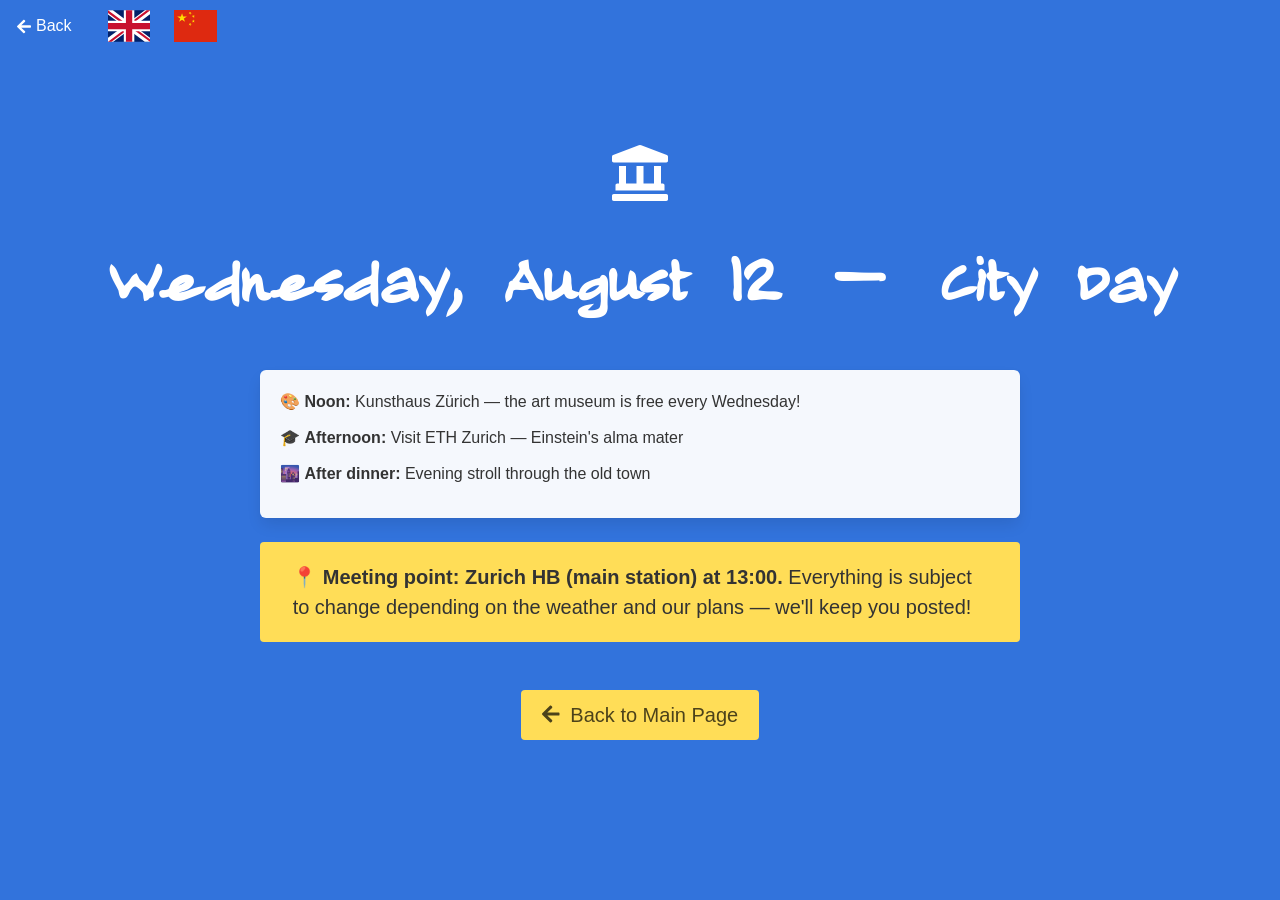
<file: wednesday.html>
<!DOCTYPE html>
<html>
  <head>
    <meta charset="utf-8">
    <meta name="viewport" content="width=device-width, initial-scale=1">
    <meta name="description" content="Wednesday city day in Zurich, August 12th 2026">
    <title>Wednesday City Day // Yiyun and Jiamin</title>
    <link rel="shortcut icon" type="image/x-icon" href="favicon.ico">
    <link rel="stylesheet" href="css/bulma.min.css">
    <link rel="stylesheet" href="css/icons.css">
    <link rel="stylesheet" href="css/styles.css">
    <link rel="stylesheet" href="css/flag-icon-css/css/flag-icon.css">
    <script src="js/jquery-3.4.1.min.js"></script>
    <script defer src="js/fontawesome/all.js"></script>
    <script src="js/dom-i18n.min.js"></script>
  </head>
  <body>
  <section class="hero is-link is-fullheight" style="position: relative;">
    <nav class="navbar is-fixed-top" role="navigation" aria-label="main navigation">
      <div class="navbar-brand">
        <a class="navbar-item" href="index.html" style="color: #fff;">
          <span class="icon"><i class="fas fa-arrow-left"></i></span>
          <span data-translatable>
            <span>Back</span>
            <span>返回</span>
          </span>
        </a>
        <a class="navbar-item" style="pointer-events:none;">
          <a class="flag-icon flag-icon-gb" style="width: 2.66em;" onclick="i18n.changeLanguage('en');"></a>
        </a>
        <a class="navbar-item" style="pointer-events:none;">
          <a class="flag-icon flag-icon-cn" style="width: 2.66em;" onclick="i18n.changeLanguage('cn');"></a>
        </a>
      </div>
    </nav>
    <div class="hero-body">
      <div class="container has-text-centered">
        <span class="icon is-huge">
          <i class="fas fa-landmark"></i>
        </span>
        <br><br>
        <h1 class="title" data-translatable>
          Wednesday, August 12 — City Day // 8月12日，周三 — 城市日
        </h1>
        <br>

        <!-- Schedule -->
        <div class="columns is-centered">
          <div class="column is-10 is-8-desktop">
            <div class="box" style="background-color: rgba(255,255,255,0.95);">
              <div class="content has-text-left" data-translatable style="color: #333;">
                <span>
                  <p style="margin-bottom: 0.75rem;">🎨 <strong>Noon:</strong> Kunsthaus Zürich — the art museum is free every Wednesday!</p>
                  <p style="margin-bottom: 0.75rem;">🎓 <strong>Afternoon:</strong> Visit ETH Zurich — Einstein's alma mater</p>
                  <p style="margin-bottom: 0.75rem;">🌆 <strong>After dinner:</strong> Evening stroll through the old town</p>
                </span>
                <span>
                  <p style="margin-bottom: 0.75rem;">🎨 <strong>中午：</strong>苏黎世美术馆——每周三免费！</p>
                  <p style="margin-bottom: 0.75rem;">🎓 <strong>下午：</strong>参观苏黎世联邦理工学院——爱因斯坦母校</p>
                  <p style="margin-bottom: 0.75rem;">🌆 <strong>晚饭后：</strong>老城区散步</p>
                </span>
              </div>
            </div>
          </div>
        </div>

        <!-- Meeting point -->
        <div class="columns is-centered">
          <div class="column is-10 is-8-desktop">
            <div class="notification is-warning is-light">
              <p class="info" data-translatable style="color: #333;">
                <span>
                  <strong>📍 Meeting point: Zurich HB (main station) at 13:00.</strong>
                  Everything is subject to change depending on the weather and our plans — we'll keep you posted!
                </span>
                <span>
                  <strong>📍 集合地点：苏黎世火车总站（Zurich HB），13:00。</strong>
                  一切都可能根据天气和安排调整——我们会随时通知大家！
                </span>
              </p>
            </div>
          </div>
        </div>

        <br>
        <a href="index.html" class="button is-warning is-medium heartbeathover" data-translatable>
          <span><i class="fas fa-arrow-left"></i>&nbsp; Back to Main Page</span>
          <span><i class="fas fa-arrow-left"></i>&nbsp; 返回主页</span>
        </a>
      </div>
    </div>
  </section>
  <script>
    var i18n = window.domI18n({
      languages: ['en', 'cn'],
      defaultLanguage: 'cn'
    });
    if (navigator.language.substring(0, 2) == 'en' || navigator.language.substring(0, 2) == 'de') {
      i18n.changeLanguage('en');
    }
  </script>
  </body>
</html>
</file>
<file: css/flag-icon-css/assets/docs.css>
body {
  font-weight: 300;
  -webkit-font-smoothing: antialiased;
}
h1,
h2,
h3,
h4,
h5,
h6 {
  font-weight: 300;
}
.flag-wrapper {
  width: 100%;
  display: inline-block;
  position: relative;
  box-shadow: 0 0 2px black;
  overflow: hidden;
  margin-bottom: 20px;
}
.flag-wrapper:after {
  padding-top: 75%;
  /* ratio */
  display: block;
  content: '';
}
.flag-wrapper .flag {
  position: absolute;
  top: 0;
  bottom: 0;
  right: 0;
  left: 0;
  width: 100%;
  height: 100%;
  background-size: cover;
}
.no-wrap {
  white-space: nowrap;
  margin-bottom: 8px;
  overflow: hidden;
}
.all-flags .flag-icon-background {
  cursor: pointer;
}
.jumbotron {
  position: relative;
  font-size: 16px;
  color: #fff;
  color: rgba(255, 255, 255, 0.75);
  text-align: center;
  border-radius: 0;
  padding-bottom: 80px;
  background: linear-gradient(to right, #0d6632, #f4c01a);
}
.jumbotron h1 {
  margin-bottom: 15px;
  font-weight: 300;
  letter-spacing: -1px;
  color: #fff;
}
.jumbotron iframe {
  width: 100px!important;
  height: 20px!important;
  border: none;
  overflow: hidden;
  margin: 2px;
}
.jumbotron p a,
.jumbotron .jumbotron-links a {
  font-weight: 500;
  color: #fff;
}
.jumbotron .jumbotron-links {
  margin-top: 15px;
  margin-bottom: 0;
  padding-left: 0;
  list-style: none;
  font-size: 14px;
}
.jumbotron .jumbotron-links li {
  display: inline;
}
.jumbotron .jumbotron-links li + li {
  margin-left: 20px;
}
.jumbotron .bottom {
  position: absolute;
  bottom: 0;
  left: 0;
  right: 0;
  padding: 18px;
  background-color: rgba(0, 0, 0, 0.2);
}
.btn-outline {
  margin-top: 15px;
  margin-bottom: 15px;
  padding: 18px 24px;
  font-size: inherit;
  font-weight: 500;
  color: #fff;
  /* redeclare to override the `.jumbotron a` */
  background-color: transparent;
  border-color: #fff;
  border-color: rgba(255, 255, 255, 0.5);
  transition: all 0.1s ease-in-out;
}
.btn-outline:hover,
.btn-outline:active {
  color: #0d6632;
  background-color: #fff;
  border-color: #fff;
}
.how-to {
  padding: 20px;
}
.how-to h2 {
  text-align: center;
}
.how-to li {
  font-size: 21px;
  line-height: 1.7;
  margin-top: 20px;
}
.how-to li p {
  font-size: 16px;
  color: #555;
}
.how-to code {
  font-size: 85%;
  word-wrap: break-word;
  white-space: normal;
}
footer {
  text-align: center;
  opacity: 0.8;
  padding: 50px;
  background: linear-gradient(to right, #f4c01a, #0d6632);
}
footer a {
  color: #fff;
}
footer a:hover {
  color: #fff;
}
.links {
  margin: 0;
  list-style: none;
  padding-left: 0;
}
.links li {
  display: inline;
  padding: 0 10px;
}
</file>
<file: css/flag-icon-css/css/flag-icon.css>
.flag-icon-background {
  background-size: contain;
  background-position: 50%;
  background-repeat: no-repeat;
}
.flag-icon {
  background-size: contain;
  background-position: 50%;
  background-repeat: no-repeat;
  position: relative;
  display: inline-block;
  width: 1.33333333em;
  line-height: 1em;
}
.flag-icon:before {
  content: "\00a0";
}
.flag-icon.flag-icon-squared {
  width: 1em;
}
.flag-icon-ad {
  background-image: url(../flags/4x3/ad.svg);
}
.flag-icon-ad.flag-icon-squared {
  background-image: url(../flags/1x1/ad.svg);
}
.flag-icon-ae {
  background-image: url(../flags/4x3/ae.svg);
}
.flag-icon-ae.flag-icon-squared {
  background-image: url(../flags/1x1/ae.svg);
}
.flag-icon-af {
  background-image: url(../flags/4x3/af.svg);
}
.flag-icon-af.flag-icon-squared {
  background-image: url(../flags/1x1/af.svg);
}
.flag-icon-ag {
  background-image: url(../flags/4x3/ag.svg);
}
.flag-icon-ag.flag-icon-squared {
  background-image: url(../flags/1x1/ag.svg);
}
.flag-icon-ai {
  background-image: url(../flags/4x3/ai.svg);
}
.flag-icon-ai.flag-icon-squared {
  background-image: url(../flags/1x1/ai.svg);
}
.flag-icon-al {
  background-image: url(../flags/4x3/al.svg);
}
.flag-icon-al.flag-icon-squared {
  background-image: url(../flags/1x1/al.svg);
}
.flag-icon-am {
  background-image: url(../flags/4x3/am.svg);
}
.flag-icon-am.flag-icon-squared {
  background-image: url(../flags/1x1/am.svg);
}
.flag-icon-ao {
  background-image: url(../flags/4x3/ao.svg);
}
.flag-icon-ao.flag-icon-squared {
  background-image: url(../flags/1x1/ao.svg);
}
.flag-icon-aq {
  background-image: url(../flags/4x3/aq.svg);
}
.flag-icon-aq.flag-icon-squared {
  background-image: url(../flags/1x1/aq.svg);
}
.flag-icon-ar {
  background-image: url(../flags/4x3/ar.svg);
}
.flag-icon-ar.flag-icon-squared {
  background-image: url(../flags/1x1/ar.svg);
}
.flag-icon-as {
  background-image: url(../flags/4x3/as.svg);
}
.flag-icon-as.flag-icon-squared {
  background-image: url(../flags/1x1/as.svg);
}
.flag-icon-at {
  background-image: url(../flags/4x3/at.svg);
}
.flag-icon-at.flag-icon-squared {
  background-image: url(../flags/1x1/at.svg);
}
.flag-icon-au {
  background-image: url(../flags/4x3/au.svg);
}
.flag-icon-au.flag-icon-squared {
  background-image: url(../flags/1x1/au.svg);
}
.flag-icon-aw {
  background-image: url(../flags/4x3/aw.svg);
}
.flag-icon-aw.flag-icon-squared {
  background-image: url(../flags/1x1/aw.svg);
}
.flag-icon-ax {
  background-image: url(../flags/4x3/ax.svg);
}
.flag-icon-ax.flag-icon-squared {
  background-image: url(../flags/1x1/ax.svg);
}
.flag-icon-az {
  background-image: url(../flags/4x3/az.svg);
}
.flag-icon-az.flag-icon-squared {
  background-image: url(../flags/1x1/az.svg);
}
.flag-icon-ba {
  background-image: url(../flags/4x3/ba.svg);
}
.flag-icon-ba.flag-icon-squared {
  background-image: url(../flags/1x1/ba.svg);
}
.flag-icon-bb {
  background-image: url(../flags/4x3/bb.svg);
}
.flag-icon-bb.flag-icon-squared {
  background-image: url(../flags/1x1/bb.svg);
}
.flag-icon-bd {
  background-image: url(../flags/4x3/bd.svg);
}
.flag-icon-bd.flag-icon-squared {
  background-image: url(../flags/1x1/bd.svg);
}
.flag-icon-be {
  background-image: url(../flags/4x3/be.svg);
}
.flag-icon-be.flag-icon-squared {
  background-image: url(../flags/1x1/be.svg);
}
.flag-icon-bf {
  background-image: url(../flags/4x3/bf.svg);
}
.flag-icon-bf.flag-icon-squared {
  background-image: url(../flags/1x1/bf.svg);
}
.flag-icon-bg {
  background-image: url(../flags/4x3/bg.svg);
}
.flag-icon-bg.flag-icon-squared {
  background-image: url(../flags/1x1/bg.svg);
}
.flag-icon-bh {
  background-image: url(../flags/4x3/bh.svg);
}
.flag-icon-bh.flag-icon-squared {
  background-image: url(../flags/1x1/bh.svg);
}
.flag-icon-bi {
  background-image: url(../flags/4x3/bi.svg);
}
.flag-icon-bi.flag-icon-squared {
  background-image: url(../flags/1x1/bi.svg);
}
.flag-icon-bj {
  background-image: url(../flags/4x3/bj.svg);
}
.flag-icon-bj.flag-icon-squared {
  background-image: url(../flags/1x1/bj.svg);
}
.flag-icon-bl {
  background-image: url(../flags/4x3/bl.svg);
}
.flag-icon-bl.flag-icon-squared {
  background-image: url(../flags/1x1/bl.svg);
}
.flag-icon-bm {
  background-image: url(../flags/4x3/bm.svg);
}
.flag-icon-bm.flag-icon-squared {
  background-image: url(../flags/1x1/bm.svg);
}
.flag-icon-bn {
  background-image: url(../flags/4x3/bn.svg);
}
.flag-icon-bn.flag-icon-squared {
  background-image: url(../flags/1x1/bn.svg);
}
.flag-icon-bo {
  background-image: url(../flags/4x3/bo.svg);
}
.flag-icon-bo.flag-icon-squared {
  background-image: url(../flags/1x1/bo.svg);
}
.flag-icon-bq {
  background-image: url(../flags/4x3/bq.svg);
}
.flag-icon-bq.flag-icon-squared {
  background-image: url(../flags/1x1/bq.svg);
}
.flag-icon-br {
  background-image: url(../flags/4x3/br.svg);
}
.flag-icon-br.flag-icon-squared {
  background-image: url(../flags/1x1/br.svg);
}
.flag-icon-bs {
  background-image: url(../flags/4x3/bs.svg);
}
.flag-icon-bs.flag-icon-squared {
  background-image: url(../flags/1x1/bs.svg);
}
.flag-icon-bt {
  background-image: url(../flags/4x3/bt.svg);
}
.flag-icon-bt.flag-icon-squared {
  background-image: url(../flags/1x1/bt.svg);
}
.flag-icon-bv {
  background-image: url(../flags/4x3/bv.svg);
}
.flag-icon-bv.flag-icon-squared {
  background-image: url(../flags/1x1/bv.svg);
}
.flag-icon-bw {
  background-image: url(../flags/4x3/bw.svg);
}
.flag-icon-bw.flag-icon-squared {
  background-image: url(../flags/1x1/bw.svg);
}
.flag-icon-by {
  background-image: url(../flags/4x3/by.svg);
}
.flag-icon-by.flag-icon-squared {
  background-image: url(../flags/1x1/by.svg);
}
.flag-icon-bz {
  background-image: url(../flags/4x3/bz.svg);
}
.flag-icon-bz.flag-icon-squared {
  background-image: url(../flags/1x1/bz.svg);
}
.flag-icon-ca {
  background-image: url(../flags/4x3/ca.svg);
}
.flag-icon-ca.flag-icon-squared {
  background-image: url(../flags/1x1/ca.svg);
}
.flag-icon-cc {
  background-image: url(../flags/4x3/cc.svg);
}
.flag-icon-cc.flag-icon-squared {
  background-image: url(../flags/1x1/cc.svg);
}
.flag-icon-cd {
  background-image: url(../flags/4x3/cd.svg);
}
.flag-icon-cd.flag-icon-squared {
  background-image: url(../flags/1x1/cd.svg);
}
.flag-icon-cf {
  background-image: url(../flags/4x3/cf.svg);
}
.flag-icon-cf.flag-icon-squared {
  background-image: url(../flags/1x1/cf.svg);
}
.flag-icon-cg {
  background-image: url(../flags/4x3/cg.svg);
}
.flag-icon-cg.flag-icon-squared {
  background-image: url(../flags/1x1/cg.svg);
}
.flag-icon-ch {
  background-image: url(../flags/4x3/ch.svg);
}
.flag-icon-ch.flag-icon-squared {
  background-image: url(../flags/1x1/ch.svg);
}
.flag-icon-ci {
  background-image: url(../flags/4x3/ci.svg);
}
.flag-icon-ci.flag-icon-squared {
  background-image: url(../flags/1x1/ci.svg);
}
.flag-icon-ck {
  background-image: url(../flags/4x3/ck.svg);
}
.flag-icon-ck.flag-icon-squared {
  background-image: url(../flags/1x1/ck.svg);
}
.flag-icon-cl {
  background-image: url(../flags/4x3/cl.svg);
}
.flag-icon-cl.flag-icon-squared {
  background-image: url(../flags/1x1/cl.svg);
}
.flag-icon-cm {
  background-image: url(../flags/4x3/cm.svg);
}
.flag-icon-cm.flag-icon-squared {
  background-image: url(../flags/1x1/cm.svg);
}
.flag-icon-cn {
  background-image: url(../flags/4x3/cn.svg);
}
.flag-icon-cn.flag-icon-squared {
  background-image: url(../flags/1x1/cn.svg);
}
.flag-icon-co {
  background-image: url(../flags/4x3/co.svg);
}
.flag-icon-co.flag-icon-squared {
  background-image: url(../flags/1x1/co.svg);
}
.flag-icon-cr {
  background-image: url(../flags/4x3/cr.svg);
}
.flag-icon-cr.flag-icon-squared {
  background-image: url(../flags/1x1/cr.svg);
}
.flag-icon-cu {
  background-image: url(../flags/4x3/cu.svg);
}
.flag-icon-cu.flag-icon-squared {
  background-image: url(../flags/1x1/cu.svg);
}
.flag-icon-cv {
  background-image: url(../flags/4x3/cv.svg);
}
.flag-icon-cv.flag-icon-squared {
  background-image: url(../flags/1x1/cv.svg);
}
.flag-icon-cw {
  background-image: url(../flags/4x3/cw.svg);
}
.flag-icon-cw.flag-icon-squared {
  background-image: url(../flags/1x1/cw.svg);
}
.flag-icon-cx {
  background-image: url(../flags/4x3/cx.svg);
}
.flag-icon-cx.flag-icon-squared {
  background-image: url(../flags/1x1/cx.svg);
}
.flag-icon-cy {
  background-image: url(../flags/4x3/cy.svg);
}
.flag-icon-cy.flag-icon-squared {
  background-image: url(../flags/1x1/cy.svg);
}
.flag-icon-cz {
  background-image: url(../flags/4x3/cz.svg);
}
.flag-icon-cz.flag-icon-squared {
  background-image: url(../flags/1x1/cz.svg);
}
.flag-icon-de {
  background-image: url(../flags/4x3/de.svg);
}
.flag-icon-de.flag-icon-squared {
  background-image: url(../flags/1x1/de.svg);
}
.flag-icon-dj {
  background-image: url(../flags/4x3/dj.svg);
}
.flag-icon-dj.flag-icon-squared {
  background-image: url(../flags/1x1/dj.svg);
}
.flag-icon-dk {
  background-image: url(../flags/4x3/dk.svg);
}
.flag-icon-dk.flag-icon-squared {
  background-image: url(../flags/1x1/dk.svg);
}
.flag-icon-dm {
  background-image: url(../flags/4x3/dm.svg);
}
.flag-icon-dm.flag-icon-squared {
  background-image: url(../flags/1x1/dm.svg);
}
.flag-icon-do {
  background-image: url(../flags/4x3/do.svg);
}
.flag-icon-do.flag-icon-squared {
  background-image: url(../flags/1x1/do.svg);
}
.flag-icon-dz {
  background-image: url(../flags/4x3/dz.svg);
}
.flag-icon-dz.flag-icon-squared {
  background-image: url(../flags/1x1/dz.svg);
}
.flag-icon-ec {
  background-image: url(../flags/4x3/ec.svg);
}
.flag-icon-ec.flag-icon-squared {
  background-image: url(../flags/1x1/ec.svg);
}
.flag-icon-ee {
  background-image: url(../flags/4x3/ee.svg);
}
.flag-icon-ee.flag-icon-squared {
  background-image: url(../flags/1x1/ee.svg);
}
.flag-icon-eg {
  background-image: url(../flags/4x3/eg.svg);
}
.flag-icon-eg.flag-icon-squared {
  background-image: url(../flags/1x1/eg.svg);
}
.flag-icon-eh {
  background-image: url(../flags/4x3/eh.svg);
}
.flag-icon-eh.flag-icon-squared {
  background-image: url(../flags/1x1/eh.svg);
}
.flag-icon-er {
  background-image: url(../flags/4x3/er.svg);
}
.flag-icon-er.flag-icon-squared {
  background-image: url(../flags/1x1/er.svg);
}
.flag-icon-es {
  background-image: url(../flags/4x3/es.svg);
}
.flag-icon-es.flag-icon-squared {
  background-image: url(../flags/1x1/es.svg);
}
.flag-icon-et {
  background-image: url(../flags/4x3/et.svg);
}
.flag-icon-et.flag-icon-squared {
  background-image: url(../flags/1x1/et.svg);
}
.flag-icon-fi {
  background-image: url(../flags/4x3/fi.svg);
}
.flag-icon-fi.flag-icon-squared {
  background-image: url(../flags/1x1/fi.svg);
}
.flag-icon-fj {
  background-image: url(../flags/4x3/fj.svg);
}
.flag-icon-fj.flag-icon-squared {
  background-image: url(../flags/1x1/fj.svg);
}
.flag-icon-fk {
  background-image: url(../flags/4x3/fk.svg);
}
.flag-icon-fk.flag-icon-squared {
  background-image: url(../flags/1x1/fk.svg);
}
.flag-icon-fm {
  background-image: url(../flags/4x3/fm.svg);
}
.flag-icon-fm.flag-icon-squared {
  background-image: url(../flags/1x1/fm.svg);
}
.flag-icon-fo {
  background-image: url(../flags/4x3/fo.svg);
}
.flag-icon-fo.flag-icon-squared {
  background-image: url(../flags/1x1/fo.svg);
}
.flag-icon-fr {
  background-image: url(../flags/4x3/fr.svg);
}
.flag-icon-fr.flag-icon-squared {
  background-image: url(../flags/1x1/fr.svg);
}
.flag-icon-ga {
  background-image: url(../flags/4x3/ga.svg);
}
.flag-icon-ga.flag-icon-squared {
  background-image: url(../flags/1x1/ga.svg);
}
.flag-icon-gb {
  background-image: url(../flags/4x3/gb.svg);
}
.flag-icon-gb.flag-icon-squared {
  background-image: url(../flags/1x1/gb.svg);
}
.flag-icon-gd {
  background-image: url(../flags/4x3/gd.svg);
}
.flag-icon-gd.flag-icon-squared {
  background-image: url(../flags/1x1/gd.svg);
}
.flag-icon-ge {
  background-image: url(../flags/4x3/ge.svg);
}
.flag-icon-ge.flag-icon-squared {
  background-image: url(../flags/1x1/ge.svg);
}
.flag-icon-gf {
  background-image: url(../flags/4x3/gf.svg);
}
.flag-icon-gf.flag-icon-squared {
  background-image: url(../flags/1x1/gf.svg);
}
.flag-icon-gg {
  background-image: url(../flags/4x3/gg.svg);
}
.flag-icon-gg.flag-icon-squared {
  background-image: url(../flags/1x1/gg.svg);
}
.flag-icon-gh {
  background-image: url(../flags/4x3/gh.svg);
}
.flag-icon-gh.flag-icon-squared {
  background-image: url(../flags/1x1/gh.svg);
}
.flag-icon-gi {
  background-image: url(../flags/4x3/gi.svg);
}
.flag-icon-gi.flag-icon-squared {
  background-image: url(../flags/1x1/gi.svg);
}
.flag-icon-gl {
  background-image: url(../flags/4x3/gl.svg);
}
.flag-icon-gl.flag-icon-squared {
  background-image: url(../flags/1x1/gl.svg);
}
.flag-icon-gm {
  background-image: url(../flags/4x3/gm.svg);
}
.flag-icon-gm.flag-icon-squared {
  background-image: url(../flags/1x1/gm.svg);
}
.flag-icon-gn {
  background-image: url(../flags/4x3/gn.svg);
}
.flag-icon-gn.flag-icon-squared {
  background-image: url(../flags/1x1/gn.svg);
}
.flag-icon-gp {
  background-image: url(../flags/4x3/gp.svg);
}
.flag-icon-gp.flag-icon-squared {
  background-image: url(../flags/1x1/gp.svg);
}
.flag-icon-gq {
  background-image: url(../flags/4x3/gq.svg);
}
.flag-icon-gq.flag-icon-squared {
  background-image: url(../flags/1x1/gq.svg);
}
.flag-icon-gr {
  background-image: url(../flags/4x3/gr.svg);
}
.flag-icon-gr.flag-icon-squared {
  background-image: url(../flags/1x1/gr.svg);
}
.flag-icon-gs {
  background-image: url(../flags/4x3/gs.svg);
}
.flag-icon-gs.flag-icon-squared {
  background-image: url(../flags/1x1/gs.svg);
}
.flag-icon-gt {
  background-image: url(../flags/4x3/gt.svg);
}
.flag-icon-gt.flag-icon-squared {
  background-image: url(../flags/1x1/gt.svg);
}
.flag-icon-gu {
  background-image: url(../flags/4x3/gu.svg);
}
.flag-icon-gu.flag-icon-squared {
  background-image: url(../flags/1x1/gu.svg);
}
.flag-icon-gw {
  background-image: url(../flags/4x3/gw.svg);
}
.flag-icon-gw.flag-icon-squared {
  background-image: url(../flags/1x1/gw.svg);
}
.flag-icon-gy {
  background-image: url(../flags/4x3/gy.svg);
}
.flag-icon-gy.flag-icon-squared {
  background-image: url(../flags/1x1/gy.svg);
}
.flag-icon-hk {
  background-image: url(../flags/4x3/hk.svg);
}
.flag-icon-hk.flag-icon-squared {
  background-image: url(../flags/1x1/hk.svg);
}
.flag-icon-hm {
  background-image: url(../flags/4x3/hm.svg);
}
.flag-icon-hm.flag-icon-squared {
  background-image: url(../flags/1x1/hm.svg);
}
.flag-icon-hn {
  background-image: url(../flags/4x3/hn.svg);
}
.flag-icon-hn.flag-icon-squared {
  background-image: url(../flags/1x1/hn.svg);
}
.flag-icon-hr {
  background-image: url(../flags/4x3/hr.svg);
}
.flag-icon-hr.flag-icon-squared {
  background-image: url(../flags/1x1/hr.svg);
}
.flag-icon-ht {
  background-image: url(../flags/4x3/ht.svg);
}
.flag-icon-ht.flag-icon-squared {
  background-image: url(../flags/1x1/ht.svg);
}
.flag-icon-hu {
  background-image: url(../flags/4x3/hu.svg);
}
.flag-icon-hu.flag-icon-squared {
  background-image: url(../flags/1x1/hu.svg);
}
.flag-icon-id {
  background-image: url(../flags/4x3/id.svg);
}
.flag-icon-id.flag-icon-squared {
  background-image: url(../flags/1x1/id.svg);
}
.flag-icon-ie {
  background-image: url(../flags/4x3/ie.svg);
}
.flag-icon-ie.flag-icon-squared {
  background-image: url(../flags/1x1/ie.svg);
}
.flag-icon-il {
  background-image: url(../flags/4x3/il.svg);
}
.flag-icon-il.flag-icon-squared {
  background-image: url(../flags/1x1/il.svg);
}
.flag-icon-im {
  background-image: url(../flags/4x3/im.svg);
}
.flag-icon-im.flag-icon-squared {
  background-image: url(../flags/1x1/im.svg);
}
.flag-icon-in {
  background-image: url(../flags/4x3/in.svg);
}
.flag-icon-in.flag-icon-squared {
  background-image: url(../flags/1x1/in.svg);
}
.flag-icon-io {
  background-image: url(../flags/4x3/io.svg);
}
.flag-icon-io.flag-icon-squared {
  background-image: url(../flags/1x1/io.svg);
}
.flag-icon-iq {
  background-image: url(../flags/4x3/iq.svg);
}
.flag-icon-iq.flag-icon-squared {
  background-image: url(../flags/1x1/iq.svg);
}
.flag-icon-ir {
  background-image: url(../flags/4x3/ir.svg);
}
.flag-icon-ir.flag-icon-squared {
  background-image: url(../flags/1x1/ir.svg);
}
.flag-icon-is {
  background-image: url(../flags/4x3/is.svg);
}
.flag-icon-is.flag-icon-squared {
  background-image: url(../flags/1x1/is.svg);
}
.flag-icon-it {
  background-image: url(../flags/4x3/it.svg);
}
.flag-icon-it.flag-icon-squared {
  background-image: url(../flags/1x1/it.svg);
}
.flag-icon-je {
  background-image: url(../flags/4x3/je.svg);
}
.flag-icon-je.flag-icon-squared {
  background-image: url(../flags/1x1/je.svg);
}
.flag-icon-jm {
  background-image: url(../flags/4x3/jm.svg);
}
.flag-icon-jm.flag-icon-squared {
  background-image: url(../flags/1x1/jm.svg);
}
.flag-icon-jo {
  background-image: url(../flags/4x3/jo.svg);
}
.flag-icon-jo.flag-icon-squared {
  background-image: url(../flags/1x1/jo.svg);
}
.flag-icon-jp {
  background-image: url(../flags/4x3/jp.svg);
}
.flag-icon-jp.flag-icon-squared {
  background-image: url(../flags/1x1/jp.svg);
}
.flag-icon-ke {
  background-image: url(../flags/4x3/ke.svg);
}
.flag-icon-ke.flag-icon-squared {
  background-image: url(../flags/1x1/ke.svg);
}
.flag-icon-kg {
  background-image: url(../flags/4x3/kg.svg);
}
.flag-icon-kg.flag-icon-squared {
  background-image: url(../flags/1x1/kg.svg);
}
.flag-icon-kh {
  background-image: url(../flags/4x3/kh.svg);
}
.flag-icon-kh.flag-icon-squared {
  background-image: url(../flags/1x1/kh.svg);
}
.flag-icon-ki {
  background-image: url(../flags/4x3/ki.svg);
}
.flag-icon-ki.flag-icon-squared {
  background-image: url(../flags/1x1/ki.svg);
}
.flag-icon-km {
  background-image: url(../flags/4x3/km.svg);
}
.flag-icon-km.flag-icon-squared {
  background-image: url(../flags/1x1/km.svg);
}
.flag-icon-kn {
  background-image: url(../flags/4x3/kn.svg);
}
.flag-icon-kn.flag-icon-squared {
  background-image: url(../flags/1x1/kn.svg);
}
.flag-icon-kp {
  background-image: url(../flags/4x3/kp.svg);
}
.flag-icon-kp.flag-icon-squared {
  background-image: url(../flags/1x1/kp.svg);
}
.flag-icon-kr {
  background-image: url(../flags/4x3/kr.svg);
}
.flag-icon-kr.flag-icon-squared {
  background-image: url(../flags/1x1/kr.svg);
}
.flag-icon-kw {
  background-image: url(../flags/4x3/kw.svg);
}
.flag-icon-kw.flag-icon-squared {
  background-image: url(../flags/1x1/kw.svg);
}
.flag-icon-ky {
  background-image: url(../flags/4x3/ky.svg);
}
.flag-icon-ky.flag-icon-squared {
  background-image: url(../flags/1x1/ky.svg);
}
.flag-icon-kz {
  background-image: url(../flags/4x3/kz.svg);
}
.flag-icon-kz.flag-icon-squared {
  background-image: url(../flags/1x1/kz.svg);
}
.flag-icon-la {
  background-image: url(../flags/4x3/la.svg);
}
.flag-icon-la.flag-icon-squared {
  background-image: url(../flags/1x1/la.svg);
}
.flag-icon-lb {
  background-image: url(../flags/4x3/lb.svg);
}
.flag-icon-lb.flag-icon-squared {
  background-image: url(../flags/1x1/lb.svg);
}
.flag-icon-lc {
  background-image: url(../flags/4x3/lc.svg);
}
.flag-icon-lc.flag-icon-squared {
  background-image: url(../flags/1x1/lc.svg);
}
.flag-icon-li {
  background-image: url(../flags/4x3/li.svg);
}
.flag-icon-li.flag-icon-squared {
  background-image: url(../flags/1x1/li.svg);
}
.flag-icon-lk {
  background-image: url(../flags/4x3/lk.svg);
}
.flag-icon-lk.flag-icon-squared {
  background-image: url(../flags/1x1/lk.svg);
}
.flag-icon-lr {
  background-image: url(../flags/4x3/lr.svg);
}
.flag-icon-lr.flag-icon-squared {
  background-image: url(../flags/1x1/lr.svg);
}
.flag-icon-ls {
  background-image: url(../flags/4x3/ls.svg);
}
.flag-icon-ls.flag-icon-squared {
  background-image: url(../flags/1x1/ls.svg);
}
.flag-icon-lt {
  background-image: url(../flags/4x3/lt.svg);
}
.flag-icon-lt.flag-icon-squared {
  background-image: url(../flags/1x1/lt.svg);
}
.flag-icon-lu {
  background-image: url(../flags/4x3/lu.svg);
}
.flag-icon-lu.flag-icon-squared {
  background-image: url(../flags/1x1/lu.svg);
}
.flag-icon-lv {
  background-image: url(../flags/4x3/lv.svg);
}
.flag-icon-lv.flag-icon-squared {
  background-image: url(../flags/1x1/lv.svg);
}
.flag-icon-ly {
  background-image: url(../flags/4x3/ly.svg);
}
.flag-icon-ly.flag-icon-squared {
  background-image: url(../flags/1x1/ly.svg);
}
.flag-icon-ma {
  background-image: url(../flags/4x3/ma.svg);
}
.flag-icon-ma.flag-icon-squared {
  background-image: url(../flags/1x1/ma.svg);
}
.flag-icon-mc {
  background-image: url(../flags/4x3/mc.svg);
}
.flag-icon-mc.flag-icon-squared {
  background-image: url(../flags/1x1/mc.svg);
}
.flag-icon-md {
  background-image: url(../flags/4x3/md.svg);
}
.flag-icon-md.flag-icon-squared {
  background-image: url(../flags/1x1/md.svg);
}
.flag-icon-me {
  background-image: url(../flags/4x3/me.svg);
}
.flag-icon-me.flag-icon-squared {
  background-image: url(../flags/1x1/me.svg);
}
.flag-icon-mf {
  background-image: url(../flags/4x3/mf.svg);
}
.flag-icon-mf.flag-icon-squared {
  background-image: url(../flags/1x1/mf.svg);
}
.flag-icon-mg {
  background-image: url(../flags/4x3/mg.svg);
}
.flag-icon-mg.flag-icon-squared {
  background-image: url(../flags/1x1/mg.svg);
}
.flag-icon-mh {
  background-image: url(../flags/4x3/mh.svg);
}
.flag-icon-mh.flag-icon-squared {
  background-image: url(../flags/1x1/mh.svg);
}
.flag-icon-mk {
  background-image: url(../flags/4x3/mk.svg);
}
.flag-icon-mk.flag-icon-squared {
  background-image: url(../flags/1x1/mk.svg);
}
.flag-icon-ml {
  background-image: url(../flags/4x3/ml.svg);
}
.flag-icon-ml.flag-icon-squared {
  background-image: url(../flags/1x1/ml.svg);
}
.flag-icon-mm {
  background-image: url(../flags/4x3/mm.svg);
}
.flag-icon-mm.flag-icon-squared {
  background-image: url(../flags/1x1/mm.svg);
}
.flag-icon-mn {
  background-image: url(../flags/4x3/mn.svg);
}
.flag-icon-mn.flag-icon-squared {
  background-image: url(../flags/1x1/mn.svg);
}
.flag-icon-mo {
  background-image: url(../flags/4x3/mo.svg);
}
.flag-icon-mo.flag-icon-squared {
  background-image: url(../flags/1x1/mo.svg);
}
.flag-icon-mp {
  background-image: url(../flags/4x3/mp.svg);
}
.flag-icon-mp.flag-icon-squared {
  background-image: url(../flags/1x1/mp.svg);
}
.flag-icon-mq {
  background-image: url(../flags/4x3/mq.svg);
}
.flag-icon-mq.flag-icon-squared {
  background-image: url(../flags/1x1/mq.svg);
}
.flag-icon-mr {
  background-image: url(../flags/4x3/mr.svg);
}
.flag-icon-mr.flag-icon-squared {
  background-image: url(../flags/1x1/mr.svg);
}
.flag-icon-ms {
  background-image: url(../flags/4x3/ms.svg);
}
.flag-icon-ms.flag-icon-squared {
  background-image: url(../flags/1x1/ms.svg);
}
.flag-icon-mt {
  background-image: url(../flags/4x3/mt.svg);
}
.flag-icon-mt.flag-icon-squared {
  background-image: url(../flags/1x1/mt.svg);
}
.flag-icon-mu {
  background-image: url(../flags/4x3/mu.svg);
}
.flag-icon-mu.flag-icon-squared {
  background-image: url(../flags/1x1/mu.svg);
}
.flag-icon-mv {
  background-image: url(../flags/4x3/mv.svg);
}
.flag-icon-mv.flag-icon-squared {
  background-image: url(../flags/1x1/mv.svg);
}
.flag-icon-mw {
  background-image: url(../flags/4x3/mw.svg);
}
.flag-icon-mw.flag-icon-squared {
  background-image: url(../flags/1x1/mw.svg);
}
.flag-icon-mx {
  background-image: url(../flags/4x3/mx.svg);
}
.flag-icon-mx.flag-icon-squared {
  background-image: url(../flags/1x1/mx.svg);
}
.flag-icon-my {
  background-image: url(../flags/4x3/my.svg);
}
.flag-icon-my.flag-icon-squared {
  background-image: url(../flags/1x1/my.svg);
}
.flag-icon-mz {
  background-image: url(../flags/4x3/mz.svg);
}
.flag-icon-mz.flag-icon-squared {
  background-image: url(../flags/1x1/mz.svg);
}
.flag-icon-na {
  background-image: url(../flags/4x3/na.svg);
}
.flag-icon-na.flag-icon-squared {
  background-image: url(../flags/1x1/na.svg);
}
.flag-icon-nc {
  background-image: url(../flags/4x3/nc.svg);
}
.flag-icon-nc.flag-icon-squared {
  background-image: url(../flags/1x1/nc.svg);
}
.flag-icon-ne {
  background-image: url(../flags/4x3/ne.svg);
}
.flag-icon-ne.flag-icon-squared {
  background-image: url(../flags/1x1/ne.svg);
}
.flag-icon-nf {
  background-image: url(../flags/4x3/nf.svg);
}
.flag-icon-nf.flag-icon-squared {
  background-image: url(../flags/1x1/nf.svg);
}
.flag-icon-ng {
  background-image: url(../flags/4x3/ng.svg);
}
.flag-icon-ng.flag-icon-squared {
  background-image: url(../flags/1x1/ng.svg);
}
.flag-icon-ni {
  background-image: url(../flags/4x3/ni.svg);
}
.flag-icon-ni.flag-icon-squared {
  background-image: url(../flags/1x1/ni.svg);
}
.flag-icon-nl {
  background-image: url(../flags/4x3/nl.svg);
}
.flag-icon-nl.flag-icon-squared {
  background-image: url(../flags/1x1/nl.svg);
}
.flag-icon-no {
  background-image: url(../flags/4x3/no.svg);
}
.flag-icon-no.flag-icon-squared {
  background-image: url(../flags/1x1/no.svg);
}
.flag-icon-np {
  background-image: url(../flags/4x3/np.svg);
}
.flag-icon-np.flag-icon-squared {
  background-image: url(../flags/1x1/np.svg);
}
.flag-icon-nr {
  background-image: url(../flags/4x3/nr.svg);
}
.flag-icon-nr.flag-icon-squared {
  background-image: url(../flags/1x1/nr.svg);
}
.flag-icon-nu {
  background-image: url(../flags/4x3/nu.svg);
}
.flag-icon-nu.flag-icon-squared {
  background-image: url(../flags/1x1/nu.svg);
}
.flag-icon-nz {
  background-image: url(../flags/4x3/nz.svg);
}
.flag-icon-nz.flag-icon-squared {
  background-image: url(../flags/1x1/nz.svg);
}
.flag-icon-om {
  background-image: url(../flags/4x3/om.svg);
}
.flag-icon-om.flag-icon-squared {
  background-image: url(../flags/1x1/om.svg);
}
.flag-icon-pa {
  background-image: url(../flags/4x3/pa.svg);
}
.flag-icon-pa.flag-icon-squared {
  background-image: url(../flags/1x1/pa.svg);
}
.flag-icon-pe {
  background-image: url(../flags/4x3/pe.svg);
}
.flag-icon-pe.flag-icon-squared {
  background-image: url(../flags/1x1/pe.svg);
}
.flag-icon-pf {
  background-image: url(../flags/4x3/pf.svg);
}
.flag-icon-pf.flag-icon-squared {
  background-image: url(../flags/1x1/pf.svg);
}
.flag-icon-pg {
  background-image: url(../flags/4x3/pg.svg);
}
.flag-icon-pg.flag-icon-squared {
  background-image: url(../flags/1x1/pg.svg);
}
.flag-icon-ph {
  background-image: url(../flags/4x3/ph.svg);
}
.flag-icon-ph.flag-icon-squared {
  background-image: url(../flags/1x1/ph.svg);
}
.flag-icon-pk {
  background-image: url(../flags/4x3/pk.svg);
}
.flag-icon-pk.flag-icon-squared {
  background-image: url(../flags/1x1/pk.svg);
}
.flag-icon-pl {
  background-image: url(../flags/4x3/pl.svg);
}
.flag-icon-pl.flag-icon-squared {
  background-image: url(../flags/1x1/pl.svg);
}
.flag-icon-pm {
  background-image: url(../flags/4x3/pm.svg);
}
.flag-icon-pm.flag-icon-squared {
  background-image: url(../flags/1x1/pm.svg);
}
.flag-icon-pn {
  background-image: url(../flags/4x3/pn.svg);
}
.flag-icon-pn.flag-icon-squared {
  background-image: url(../flags/1x1/pn.svg);
}
.flag-icon-pr {
  background-image: url(../flags/4x3/pr.svg);
}
.flag-icon-pr.flag-icon-squared {
  background-image: url(../flags/1x1/pr.svg);
}
.flag-icon-ps {
  background-image: url(../flags/4x3/ps.svg);
}
.flag-icon-ps.flag-icon-squared {
  background-image: url(../flags/1x1/ps.svg);
}
.flag-icon-pt {
  background-image: url(../flags/4x3/pt.svg);
}
.flag-icon-pt.flag-icon-squared {
  background-image: url(../flags/1x1/pt.svg);
}
.flag-icon-pw {
  background-image: url(../flags/4x3/pw.svg);
}
.flag-icon-pw.flag-icon-squared {
  background-image: url(../flags/1x1/pw.svg);
}
.flag-icon-py {
  background-image: url(../flags/4x3/py.svg);
}
.flag-icon-py.flag-icon-squared {
  background-image: url(../flags/1x1/py.svg);
}
.flag-icon-qa {
  background-image: url(../flags/4x3/qa.svg);
}
.flag-icon-qa.flag-icon-squared {
  background-image: url(../flags/1x1/qa.svg);
}
.flag-icon-re {
  background-image: url(../flags/4x3/re.svg);
}
.flag-icon-re.flag-icon-squared {
  background-image: url(../flags/1x1/re.svg);
}
.flag-icon-ro {
  background-image: url(../flags/4x3/ro.svg);
}
.flag-icon-ro.flag-icon-squared {
  background-image: url(../flags/1x1/ro.svg);
}
.flag-icon-rs {
  background-image: url(../flags/4x3/rs.svg);
}
.flag-icon-rs.flag-icon-squared {
  background-image: url(../flags/1x1/rs.svg);
}
.flag-icon-ru {
  background-image: url(../flags/4x3/ru.svg);
}
.flag-icon-ru.flag-icon-squared {
  background-image: url(../flags/1x1/ru.svg);
}
.flag-icon-rw {
  background-image: url(../flags/4x3/rw.svg);
}
.flag-icon-rw.flag-icon-squared {
  background-image: url(../flags/1x1/rw.svg);
}
.flag-icon-sa {
  background-image: url(../flags/4x3/sa.svg);
}
.flag-icon-sa.flag-icon-squared {
  background-image: url(../flags/1x1/sa.svg);
}
.flag-icon-sb {
  background-image: url(../flags/4x3/sb.svg);
}
.flag-icon-sb.flag-icon-squared {
  background-image: url(../flags/1x1/sb.svg);
}
.flag-icon-sc {
  background-image: url(../flags/4x3/sc.svg);
}
.flag-icon-sc.flag-icon-squared {
  background-image: url(../flags/1x1/sc.svg);
}
.flag-icon-sd {
  background-image: url(../flags/4x3/sd.svg);
}
.flag-icon-sd.flag-icon-squared {
  background-image: url(../flags/1x1/sd.svg);
}
.flag-icon-se {
  background-image: url(../flags/4x3/se.svg);
}
.flag-icon-se.flag-icon-squared {
  background-image: url(../flags/1x1/se.svg);
}
.flag-icon-sg {
  background-image: url(../flags/4x3/sg.svg);
}
.flag-icon-sg.flag-icon-squared {
  background-image: url(../flags/1x1/sg.svg);
}
.flag-icon-sh {
  background-image: url(../flags/4x3/sh.svg);
}
.flag-icon-sh.flag-icon-squared {
  background-image: url(../flags/1x1/sh.svg);
}
.flag-icon-si {
  background-image: url(../flags/4x3/si.svg);
}
.flag-icon-si.flag-icon-squared {
  background-image: url(../flags/1x1/si.svg);
}
.flag-icon-sj {
  background-image: url(../flags/4x3/sj.svg);
}
.flag-icon-sj.flag-icon-squared {
  background-image: url(../flags/1x1/sj.svg);
}
.flag-icon-sk {
  background-image: url(../flags/4x3/sk.svg);
}
.flag-icon-sk.flag-icon-squared {
  background-image: url(../flags/1x1/sk.svg);
}
.flag-icon-sl {
  background-image: url(../flags/4x3/sl.svg);
}
.flag-icon-sl.flag-icon-squared {
  background-image: url(../flags/1x1/sl.svg);
}
.flag-icon-sm {
  background-image: url(../flags/4x3/sm.svg);
}
.flag-icon-sm.flag-icon-squared {
  background-image: url(../flags/1x1/sm.svg);
}
.flag-icon-sn {
  background-image: url(../flags/4x3/sn.svg);
}
.flag-icon-sn.flag-icon-squared {
  background-image: url(../flags/1x1/sn.svg);
}
.flag-icon-so {
  background-image: url(../flags/4x3/so.svg);
}
.flag-icon-so.flag-icon-squared {
  background-image: url(../flags/1x1/so.svg);
}
.flag-icon-sr {
  background-image: url(../flags/4x3/sr.svg);
}
.flag-icon-sr.flag-icon-squared {
  background-image: url(../flags/1x1/sr.svg);
}
.flag-icon-ss {
  background-image: url(../flags/4x3/ss.svg);
}
.flag-icon-ss.flag-icon-squared {
  background-image: url(../flags/1x1/ss.svg);
}
.flag-icon-st {
  background-image: url(../flags/4x3/st.svg);
}
.flag-icon-st.flag-icon-squared {
  background-image: url(../flags/1x1/st.svg);
}
.flag-icon-sv {
  background-image: url(../flags/4x3/sv.svg);
}
.flag-icon-sv.flag-icon-squared {
  background-image: url(../flags/1x1/sv.svg);
}
.flag-icon-sx {
  background-image: url(../flags/4x3/sx.svg);
}
.flag-icon-sx.flag-icon-squared {
  background-image: url(../flags/1x1/sx.svg);
}
.flag-icon-sy {
  background-image: url(../flags/4x3/sy.svg);
}
.flag-icon-sy.flag-icon-squared {
  background-image: url(../flags/1x1/sy.svg);
}
.flag-icon-sz {
  background-image: url(../flags/4x3/sz.svg);
}
.flag-icon-sz.flag-icon-squared {
  background-image: url(../flags/1x1/sz.svg);
}
.flag-icon-tc {
  background-image: url(../flags/4x3/tc.svg);
}
.flag-icon-tc.flag-icon-squared {
  background-image: url(../flags/1x1/tc.svg);
}
.flag-icon-td {
  background-image: url(../flags/4x3/td.svg);
}
.flag-icon-td.flag-icon-squared {
  background-image: url(../flags/1x1/td.svg);
}
.flag-icon-tf {
  background-image: url(../flags/4x3/tf.svg);
}
.flag-icon-tf.flag-icon-squared {
  background-image: url(../flags/1x1/tf.svg);
}
.flag-icon-tg {
  background-image: url(../flags/4x3/tg.svg);
}
.flag-icon-tg.flag-icon-squared {
  background-image: url(../flags/1x1/tg.svg);
}
.flag-icon-th {
  background-image: url(../flags/4x3/th.svg);
}
.flag-icon-th.flag-icon-squared {
  background-image: url(../flags/1x1/th.svg);
}
.flag-icon-tj {
  background-image: url(../flags/4x3/tj.svg);
}
.flag-icon-tj.flag-icon-squared {
  background-image: url(../flags/1x1/tj.svg);
}
.flag-icon-tk {
  background-image: url(../flags/4x3/tk.svg);
}
.flag-icon-tk.flag-icon-squared {
  background-image: url(../flags/1x1/tk.svg);
}
.flag-icon-tl {
  background-image: url(../flags/4x3/tl.svg);
}
.flag-icon-tl.flag-icon-squared {
  background-image: url(../flags/1x1/tl.svg);
}
.flag-icon-tm {
  background-image: url(../flags/4x3/tm.svg);
}
.flag-icon-tm.flag-icon-squared {
  background-image: url(../flags/1x1/tm.svg);
}
.flag-icon-tn {
  background-image: url(../flags/4x3/tn.svg);
}
.flag-icon-tn.flag-icon-squared {
  background-image: url(../flags/1x1/tn.svg);
}
.flag-icon-to {
  background-image: url(../flags/4x3/to.svg);
}
.flag-icon-to.flag-icon-squared {
  background-image: url(../flags/1x1/to.svg);
}
.flag-icon-tr {
  background-image: url(../flags/4x3/tr.svg);
}
.flag-icon-tr.flag-icon-squared {
  background-image: url(../flags/1x1/tr.svg);
}
.flag-icon-tt {
  background-image: url(../flags/4x3/tt.svg);
}
.flag-icon-tt.flag-icon-squared {
  background-image: url(../flags/1x1/tt.svg);
}
.flag-icon-tv {
  background-image: url(../flags/4x3/tv.svg);
}
.flag-icon-tv.flag-icon-squared {
  background-image: url(../flags/1x1/tv.svg);
}
.flag-icon-tw {
  background-image: url(../flags/4x3/tw.svg);
}
.flag-icon-tw.flag-icon-squared {
  background-image: url(../flags/1x1/tw.svg);
}
.flag-icon-tz {
  background-image: url(../flags/4x3/tz.svg);
}
.flag-icon-tz.flag-icon-squared {
  background-image: url(../flags/1x1/tz.svg);
}
.flag-icon-ua {
  background-image: url(../flags/4x3/ua.svg);
}
.flag-icon-ua.flag-icon-squared {
  background-image: url(../flags/1x1/ua.svg);
}
.flag-icon-ug {
  background-image: url(../flags/4x3/ug.svg);
}
.flag-icon-ug.flag-icon-squared {
  background-image: url(../flags/1x1/ug.svg);
}
.flag-icon-um {
  background-image: url(../flags/4x3/um.svg);
}
.flag-icon-um.flag-icon-squared {
  background-image: url(../flags/1x1/um.svg);
}
.flag-icon-us {
  background-image: url(../flags/4x3/us.svg);
}
.flag-icon-us.flag-icon-squared {
  background-image: url(../flags/1x1/us.svg);
}
.flag-icon-uy {
  background-image: url(../flags/4x3/uy.svg);
}
.flag-icon-uy.flag-icon-squared {
  background-image: url(../flags/1x1/uy.svg);
}
.flag-icon-uz {
  background-image: url(../flags/4x3/uz.svg);
}
.flag-icon-uz.flag-icon-squared {
  background-image: url(../flags/1x1/uz.svg);
}
.flag-icon-va {
  background-image: url(../flags/4x3/va.svg);
}
.flag-icon-va.flag-icon-squared {
  background-image: url(../flags/1x1/va.svg);
}
.flag-icon-vc {
  background-image: url(../flags/4x3/vc.svg);
}
.flag-icon-vc.flag-icon-squared {
  background-image: url(../flags/1x1/vc.svg);
}
.flag-icon-ve {
  background-image: url(../flags/4x3/ve.svg);
}
.flag-icon-ve.flag-icon-squared {
  background-image: url(../flags/1x1/ve.svg);
}
.flag-icon-vg {
  background-image: url(../flags/4x3/vg.svg);
}
.flag-icon-vg.flag-icon-squared {
  background-image: url(../flags/1x1/vg.svg);
}
.flag-icon-vi {
  background-image: url(../flags/4x3/vi.svg);
}
.flag-icon-vi.flag-icon-squared {
  background-image: url(../flags/1x1/vi.svg);
}
.flag-icon-vn {
  background-image: url(../flags/4x3/vn.svg);
}
.flag-icon-vn.flag-icon-squared {
  background-image: url(../flags/1x1/vn.svg);
}
.flag-icon-vu {
  background-image: url(../flags/4x3/vu.svg);
}
.flag-icon-vu.flag-icon-squared {
  background-image: url(../flags/1x1/vu.svg);
}
.flag-icon-wf {
  background-image: url(../flags/4x3/wf.svg);
}
.flag-icon-wf.flag-icon-squared {
  background-image: url(../flags/1x1/wf.svg);
}
.flag-icon-ws {
  background-image: url(../flags/4x3/ws.svg);
}
.flag-icon-ws.flag-icon-squared {
  background-image: url(../flags/1x1/ws.svg);
}
.flag-icon-ye {
  background-image: url(../flags/4x3/ye.svg);
}
.flag-icon-ye.flag-icon-squared {
  background-image: url(../flags/1x1/ye.svg);
}
.flag-icon-yt {
  background-image: url(../flags/4x3/yt.svg);
}
.flag-icon-yt.flag-icon-squared {
  background-image: url(../flags/1x1/yt.svg);
}
.flag-icon-za {
  background-image: url(../flags/4x3/za.svg);
}
.flag-icon-za.flag-icon-squared {
  background-image: url(../flags/1x1/za.svg);
}
.flag-icon-zm {
  background-image: url(../flags/4x3/zm.svg);
}
.flag-icon-zm.flag-icon-squared {
  background-image: url(../flags/1x1/zm.svg);
}
.flag-icon-zw {
  background-image: url(../flags/4x3/zw.svg);
}
.flag-icon-zw.flag-icon-squared {
  background-image: url(../flags/1x1/zw.svg);
}
.flag-icon-es-ca {
  background-image: url(../flags/4x3/es-ca.svg);
}
.flag-icon-es-ca.flag-icon-squared {
  background-image: url(../flags/1x1/es-ca.svg);
}
.flag-icon-eu {
  background-image: url(../flags/4x3/eu.svg);
}
.flag-icon-eu.flag-icon-squared {
  background-image: url(../flags/1x1/eu.svg);
}
.flag-icon-gb-eng {
  background-image: url(../flags/4x3/gb-eng.svg);
}
.flag-icon-gb-eng.flag-icon-squared {
  background-image: url(../flags/1x1/gb-eng.svg);
}
.flag-icon-gb-nir {
  background-image: url(../flags/4x3/gb-nir.svg);
}
.flag-icon-gb-nir.flag-icon-squared {
  background-image: url(../flags/1x1/gb-nir.svg);
}
.flag-icon-gb-sct {
  background-image: url(../flags/4x3/gb-sct.svg);
}
.flag-icon-gb-sct.flag-icon-squared {
  background-image: url(../flags/1x1/gb-sct.svg);
}
.flag-icon-gb-wls {
  background-image: url(../flags/4x3/gb-wls.svg);
}
.flag-icon-gb-wls.flag-icon-squared {
  background-image: url(../flags/1x1/gb-wls.svg);
}
.flag-icon-un {
  background-image: url(../flags/4x3/un.svg);
}
.flag-icon-un.flag-icon-squared {
  background-image: url(../flags/1x1/un.svg);
}
.flag-icon-xk {
  background-image: url(../flags/4x3/xk.svg);
}
.flag-icon-xk.flag-icon-squared {
  background-image: url(../flags/1x1/xk.svg);
}
</file>
<file: css/icons.css>
.icon svg {
    fill: currentColor;
    height: 21px;
    max-width: 21px;
}

.icon.is-small svg {
    height: 14px;
    max-width: 14px;
}

.icon.is-medium svg {
    height: 28px;
    max-width: 28px;
}

.icon.is-large svg {
    height: 42px;
    max-width: 42px;
}

.icon.is-huge svg {
    height: 56px;
    max-width: 56px;
    font-size: 56px;
}

.icon.is-epic svg {
    height: 74px;
    max-width: 74px;
    font-size: 74px;
}

.bounce {
    -webkit-animation-name: bounce;
    -moz-animation-name: bounce;
    -o-animation-name: bounce;
    animation-name: bounce;
}

.animated {
    -webkit-animation-fill-mode: both;
    -moz-animation-fill-mode: both;
    -ms-animation-fill-mode: both;
    -o-animation-fill-mode: both animation-iteration-count: infinite;
    -moz-animation-iteration-count: infinite;
    -webkit-animation-iteration-count: infinite;
    animation-fill-mode: both;
    -webkit-animation-duration: 2s;
    -moz-animation-duration: 2s;
    -ms-animation-duration: 2s;
    -o-animation-duration: 2s;
    animation-duration: 2s;
}

@-webkit-keyframes bounce {

    0%,
    20%,
    50%,
    80%,
    100% {
        -webkit-transform: translateY(0);
    }

    40% {
        -webkit-transform: translateY(-30px);
    }

    60% {
        -webkit-transform: translateY(-15px);
    }
}

@-moz-keyframes bounce {

    0%,
    20%,
    50%,
    80%,
    100% {
        -moz-transform: translateY(0);
    }

    40% {
        -moz-transform: translateY(-30px);
    }

    60% {
        -moz-transform: translateY(-15px);
    }
}

@-o-keyframes bounce {

    0%,
    20%,
    50%,
    80%,
    100% {
        -o-transform: translateY(0);
    }

    40% {
        -o-transform: translateY(-30px);
    }

    60% {
        -o-transform: translateY(-15px);
    }
}

@keyframes bounce {

    0%,
    20%,
    50%,
    80%,
    100% {
        transform: translateY(0);
    }

    40% {
        transform: translateY(-30px);
    }

    60% {
        transform: translateY(-15px);
    }
}

.heartbeat {
    -webkit-animation: heart-beats 3s infinite;
    animation: heart-beats 3s infinite;
}

.heartbeathover:hover {
    -webkit-animation: heart-beats 3s 1;
    animation: heart-beats 3s 1;
}


@keyframes heart-beats {
    0% {
        transform: scale(1);
    }

    7% {
        transform: scale(1.2);
    }

    12% {
        transform: scale(1.1);
    }

    20% {
        transform: scale(1.3);
    }

    60% {
        transform: scale(1);
    }

    100% {
        transform: scale(0.99);
    }
}

@-webkit-keyframes heart-beats {
    0% {
        -webkit-transform: scale(1);
    }

    7% {
        -webkit-transform: scale(1.2);
    }

    12% {
        -webkit-transform: scale(1.1);
    }

    20% {
        -webkit-transform: scale(1.3);
    }

    60% {
        -webkit-transform: scale(1);
    }

    100% {
        -webkit-transform: scale(0.99);
    }
}

.pulse {
  margin: 0 2px;
  color: #ff415c;
	animation-name: pulse;
	animation-duration: 1s;
	animation-iteration-count: infinite;
	animation-timing-function: linear
}

@keyframes pulse {
	0% {
		transform: scale(1.1)
	}
	50% {
		transform: scale(0.8)
	}
	100% {
		transform: scale(1)
	}
}
</file>
<file: css/styles.css>
/* long-cang-regular - chinese-simplified */
@font-face {
  font-family: 'Long Cang';
  font-style: normal;
  font-weight: 400;
  font-display: swap;
  src: url('../fonts/long-cang-v5-chinese-simplified-regular.woff2') format('woff2'),
       url('../fonts/long-cang-v5-chinese-simplified-regular.woff') format('woff'),
       url('../fonts/long-cang-v5-chinese-simplified-regular.ttf') format('truetype');
}

.title{
  font-family:'Long Cang', cursive;
  font-size: 5rem;
}

.subtitle{
  font-family:'Long Cang', cursive;
  font-size: 3.33rem;
}

.info{
  font-size: 1.25rem;
}

.has-bg-img{
  background-repeat: no-repeat; 
  background-position: center top; 
  background-size: cover; 
  background-attachment: scroll;
}

.item-bg-img{
  height: 100vh;
  background-repeat:no-repeat; 
  background-position:center center;
  background-size: cover;
  display: flex; /*make child at bottom*/
  flex-direction: column;
}

.item-caption{
  background: rgba(0,0,0,0.2);
  text-align: center;
  font-size: 1.25rem;
  color: #fff;
  padding-bottom: 20px;
  margin-top: auto;
}
</file>
